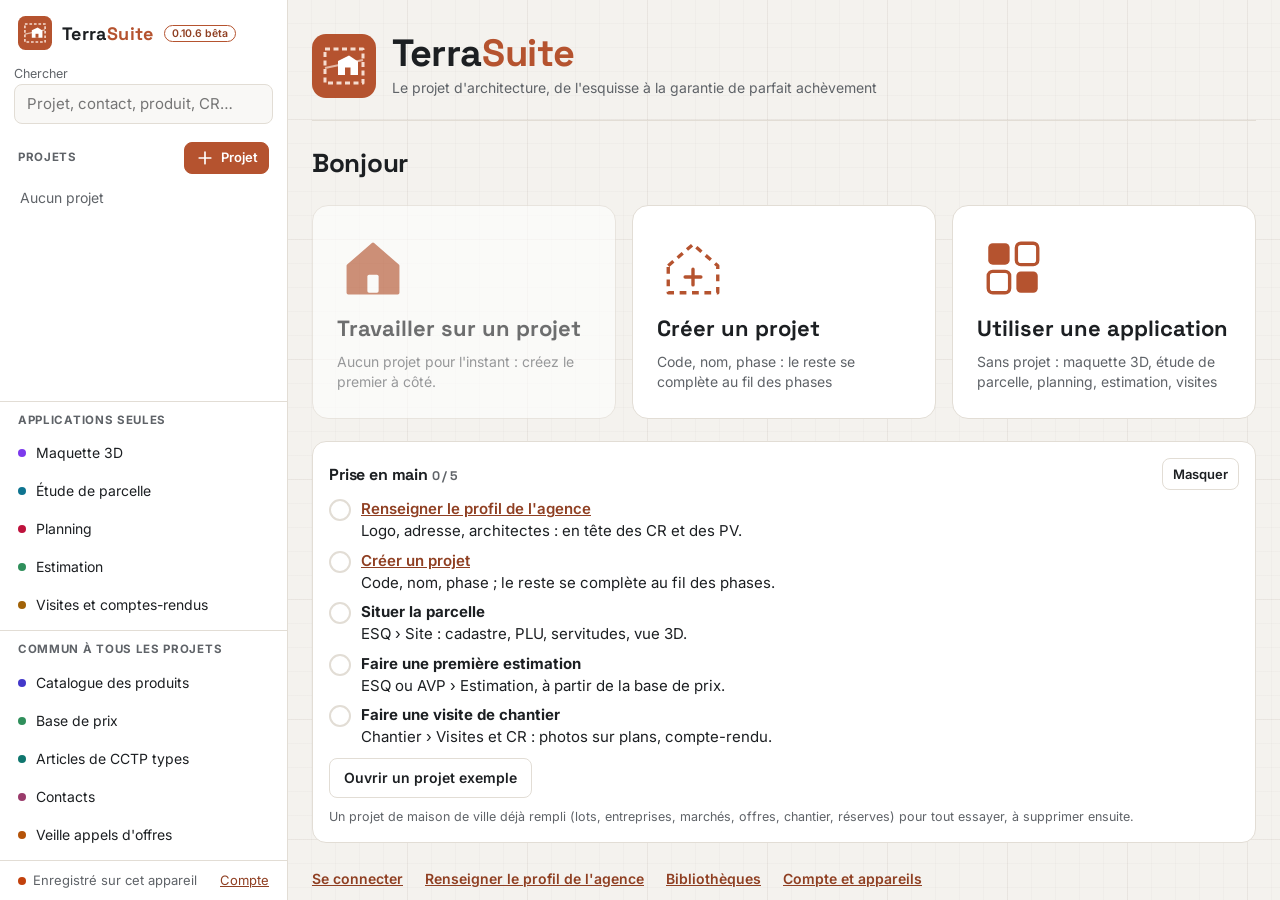
<file: index.html>
<!doctype html>
<html lang="fr">
<head>
<meta charset="utf-8">
<meta name="viewport" content="width=device-width,initial-scale=1,viewport-fit=cover">
<title>TerraSuite</title>
<meta name="description" content="TerraSuite : le projet au centre, de l'esquisse à la garantie de parfait achèvement">
<meta name="theme-color" content="#b5532f">
<link rel="manifest" href="manifest.webmanifest">
<link rel="icon" href="suite/logo-petit.svg" type="image/svg+xml">
<link rel="alternate icon" href="suite/icons/tsv2-favicon-32.png">
<link rel="apple-touch-icon" href="suite/icons/tsv2-apple-180.png">
<meta name="apple-mobile-web-app-capable" content="yes">
<meta name="apple-mobile-web-app-title" content="TerraSuite">
<link rel="preconnect" href="https://fonts.googleapis.com">
<link href="https://fonts.googleapis.com/css2?family=Inter:wght@400;500;600;700&family=Space+Grotesk:wght@500;700&display=swap" rel="stylesheet">
<link rel="stylesheet" href="suite/app.css">
</head>
<body>
<div class="ts" id="ts">
  <aside class="ts-side" id="side" aria-label="Projets et bibliothèques"></aside>
  <main class="ts-main" id="main"></main>
  <nav class="ts-bottom" id="bottom" aria-label="Navigation principale"></nav>
</div>
<script src="TerraChantier/vendor/supabase.js"></script>
<script src="TerraChantier/common.js"></script>
<script src="TerraChantier/db.js"></script>
<script src="TerraChantier/plan.js"></script>
<script src="TerraChantier/carnet.js"></script>
<script src="TerraChantier/projets-api.js"></script>
<script src="TerraChantier/ts-link.js"></script>
<script src="TerraChantier/terrasuite-compte.js"></script>
<script src="TerraChantier/sync.js"></script>
<script src="suite/plu.js"></script>
<script src="suite/secu.js"></script>
<script src="suite/modules.js"></script>
<script src="suite/extras.js"></script>
<script src="suite/app.js"></script>
</body>
</html>
</file>
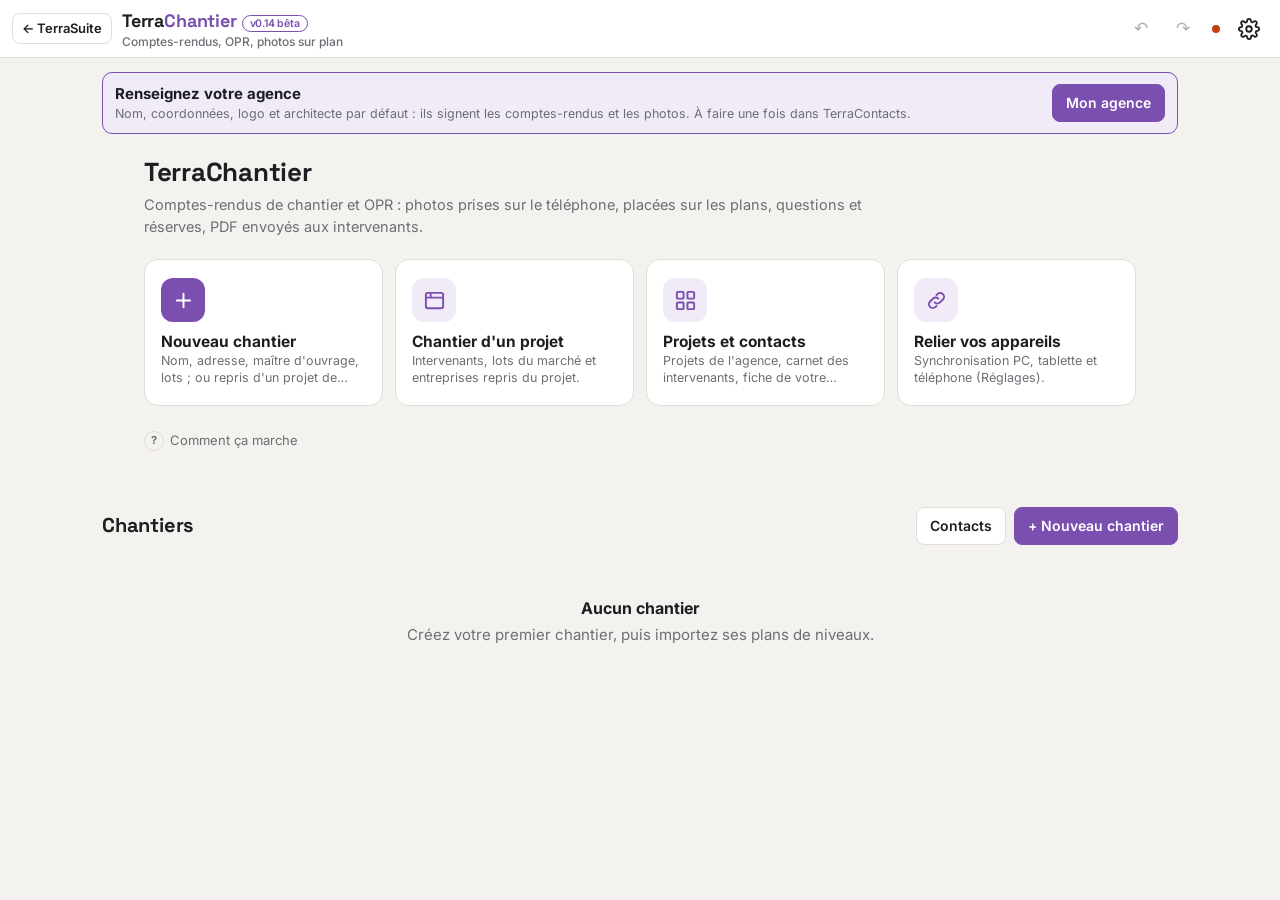
<file: TerraChantier/index.html>
<!doctype html>
<html lang="fr">
<head>
<meta charset="utf-8">
<meta name="viewport" content="width=device-width,initial-scale=1,viewport-fit=cover">
<title>TerraChantier</title>
<meta name="description" content="Comptes-rendus de chantier, OPR et photos localisées sur plan">
<meta name="theme-color" content="#7a4fb0">
<link rel="manifest" href="manifest.webmanifest">
<link rel="icon" href="icons/icon-192.png">
<link rel="apple-touch-icon" href="icons/apple-touch-icon.png">
<meta name="apple-mobile-web-app-capable" content="yes">
<meta name="apple-mobile-web-app-status-bar-style" content="default">
<meta name="apple-mobile-web-app-title" content="TerraChantier">
<link rel="preconnect" href="https://fonts.googleapis.com">
<link href="https://fonts.googleapis.com/css2?family=Inter:wght@400;500;600;700&family=Space+Grotesk:wght@500;700&display=swap" rel="stylesheet">
<link rel="stylesheet" href="style.css">
</head>
<body>
<div id="app"></div>
<input type="file" id="camIn" accept="image/*" capture="environment" hidden>
<input type="file" id="galIn" accept="image/*" multiple hidden>
<input type="file" id="pdfIn" accept=".pdf,application/pdf" hidden>
<input type="file" id="planImgIn" accept="image/*" hidden>
<input type="file" id="jsonIn" accept=".json,application/json" hidden>
<script src="vendor/pdf.min.js"></script>
<script src="vendor/jspdf.umd.min.js"></script>
<script src="vendor/xlsx.full.min.js"></script>
<script src="vendor/supabase.js"></script>
<script src="common.js"></script>
<script src="db.js"></script>
<script src="plan.js"></script>
<script src="export.js"></script>
<script src="camera.js"></script>
<script src="sync.js"></script>
<script src="carnet.js"></script>
<script src="projets-api.js"></script>
<script src="ts-link.js"></script>
<script src="ts-undo.js"></script>
<script src="terrasuite-compte.js"></script>
<script src="ori.js"></script>
<script src="app.js"></script>
</body>
</html>
</file>
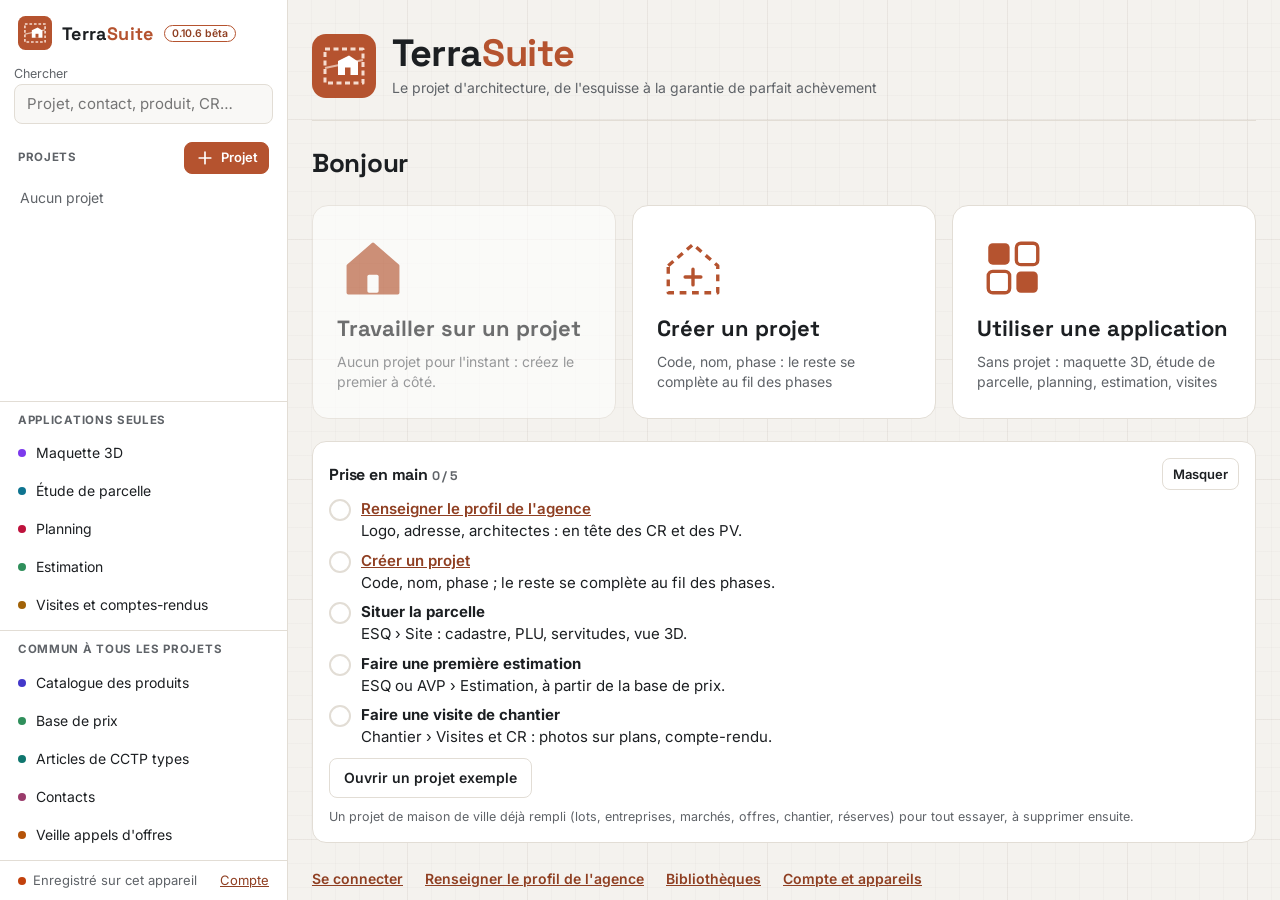
<file: terrasuite.html>
<!doctype html>
<html lang="fr"><head><meta charset="utf-8"><title>TerraSuite</title><meta http-equiv="refresh" content="0; url=./"><script>location.replace('./' + location.hash);</script></head>
<body><p><a href="./">TerraSuite</a></p></body></html>
</file>
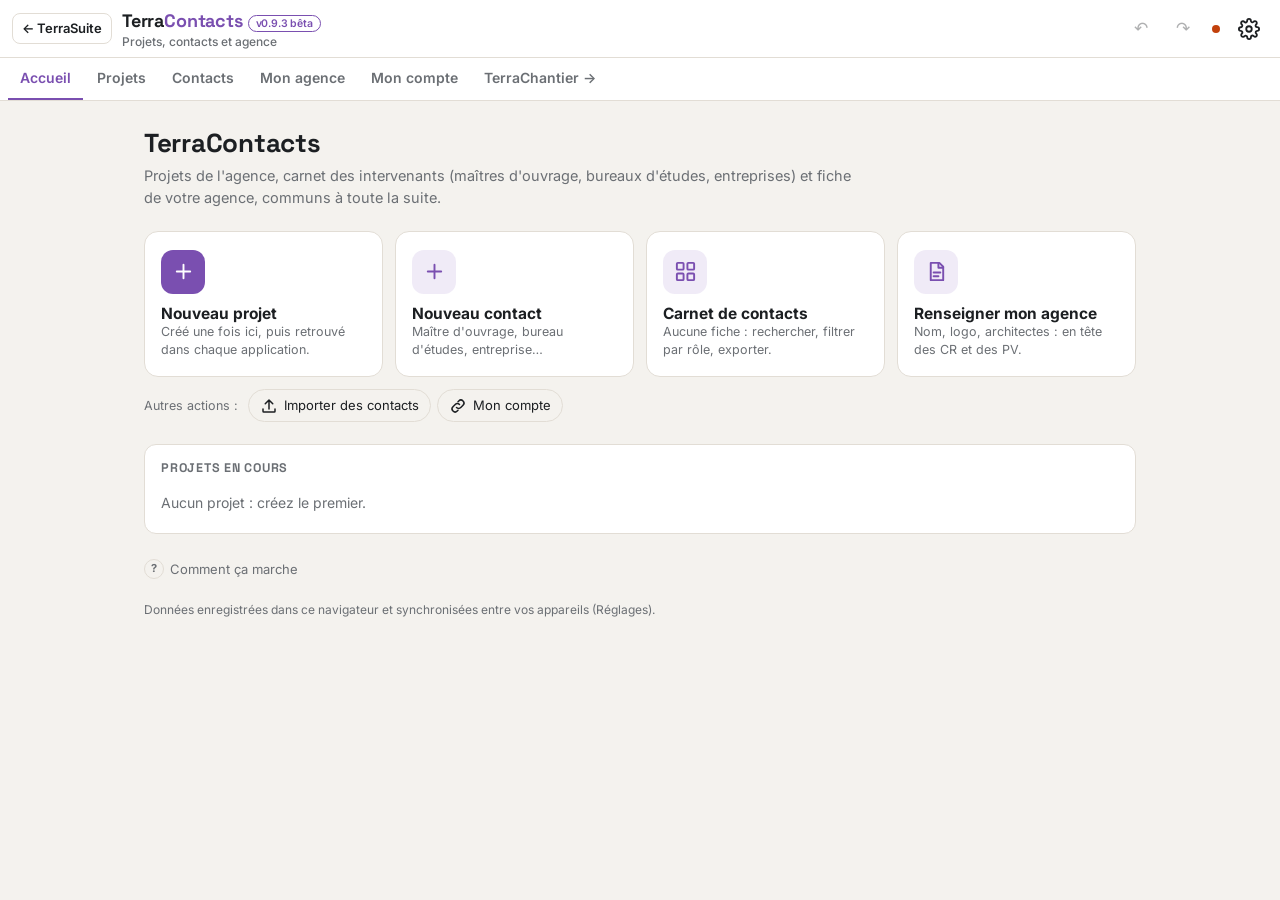
<file: TerraChantier/contacts.html>
<!doctype html>
<html lang="fr">
<head>
<meta charset="utf-8">
<meta name="viewport" content="width=device-width,initial-scale=1,viewport-fit=cover">
<title>TerraContacts · Projets</title>
<meta name="description" content="Projets de l'agence, carnet de contacts de TerraSuite (maîtres d'ouvrage, bureaux d'études, entreprises) et fiche de l'agence">
<meta name="theme-color" content="#7a4fb0">
<link rel="manifest" href="manifest.webmanifest">
<link rel="icon" href="icons/icon-192.png">
<link rel="apple-touch-icon" href="icons/apple-touch-icon.png">
<link rel="preconnect" href="https://fonts.googleapis.com">
<link href="https://fonts.googleapis.com/css2?family=Inter:wght@400;500;600;700&family=Space+Grotesk:wght@500;700&display=swap" rel="stylesheet">
<link rel="stylesheet" href="style.css">
</head>
<body>
<div id="app"></div>
<input type="file" id="impIn" accept=".xlsx,.xls,.csv,.vcf,.json,text/csv,text/vcard,application/json" hidden>
<script src="vendor/xlsx.full.min.js"></script>
<script src="vendor/supabase.js"></script>
<script src="common.js"></script>
<script src="db.js"></script>
<script src="plan.js"></script>
<script src="sync.js"></script>
<script src="carnet.js"></script>
<script src="projets-api.js"></script>
<script src="ts-link.js"></script>
<script src="ts-undo.js"></script>
<script src="terrasuite-compte.js"></script>
<script src="projets.js"></script>
<script src="ori.js"></script>
<script src="contacts-app.js"></script>
</body>
</html>
</file>
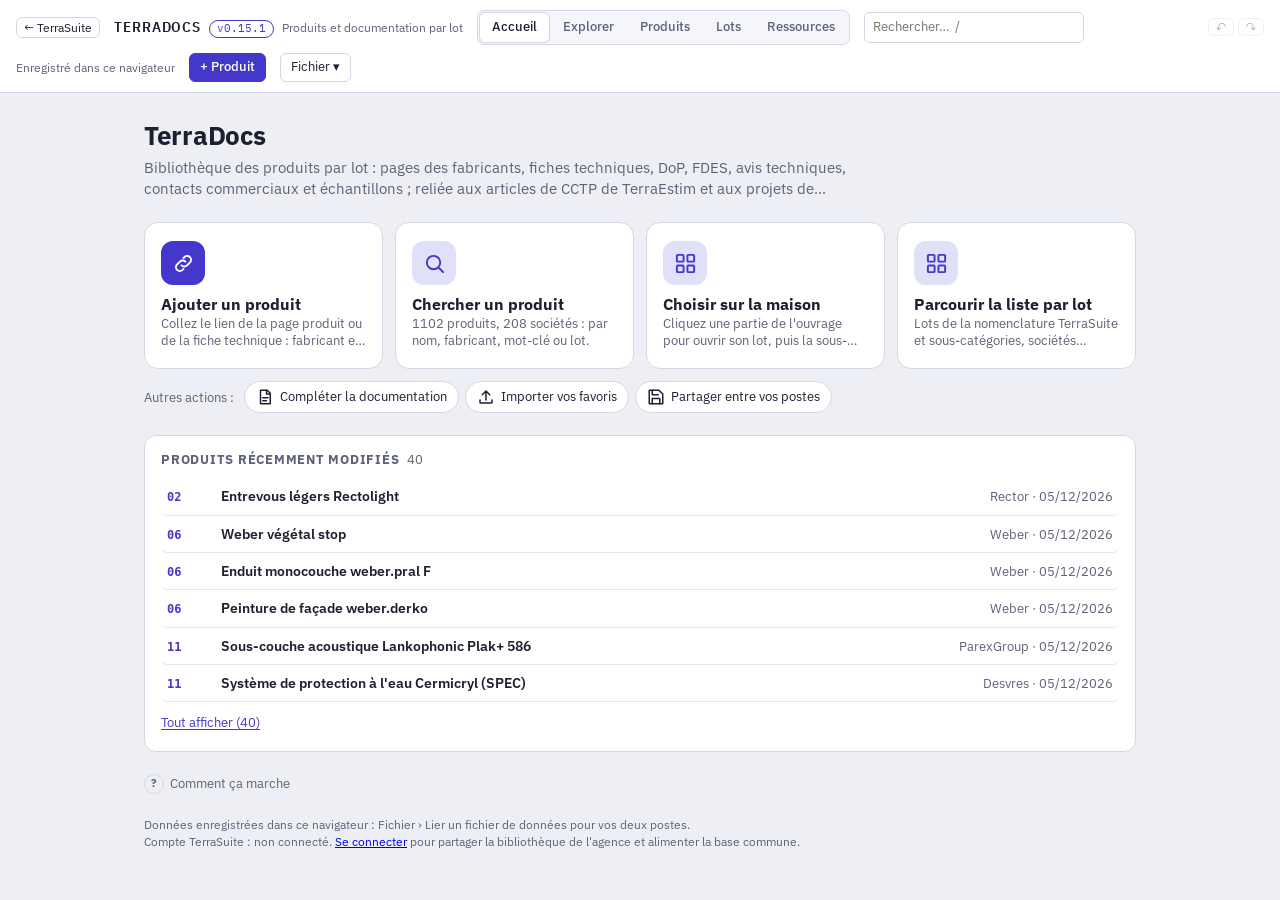
<file: TerraDocs/TerraDocs.html>
<!doctype html>
<html lang="fr">
<head>
<meta charset="utf-8">
<meta name="viewport" content="width=device-width,initial-scale=1">
<title>TerraDocs</title>
<link rel="preconnect" href="https://fonts.googleapis.com">
<link rel="stylesheet" href="https://fonts.googleapis.com/css2?family=IBM+Plex+Mono:wght@400;500&family=IBM+Plex+Sans+Condensed:wght@500;600&family=IBM+Plex+Sans:wght@400;500;600&display=swap">
<style>
/* TerraDocs : bibliothèque de produits et de leur documentation, classés par lot. Lots à gauche, produits au centre, fiche à droite. Accent indigo. */
:root{
  --bg:#EEEFF4; --panel:#FFFFFF; --sunk:#F5F6FA; --ink:#1D2030; --muted:#5E6278; --line:#D5D8E4; --line2:#E6E8F0;
  --accent:#4338CA; --accent-ink:#FFFFFF; --accent-soft:#E0E0F8; --sel:#E9E8FB;
  --warn:#9A5B00; --warn-bg:#FFF4DF; --err:#B3261E; --err-bg:#FCE8E6; --ok:#2E6B3F; --ok-bg:#E3F2E7;
  --f-ui:"IBM Plex Sans","Segoe UI",system-ui,sans-serif;
  --f-cond:"IBM Plex Sans Condensed","Arial Narrow","IBM Plex Sans",sans-serif;
  --f-mono:"IBM Plex Mono",ui-monospace,"Cascadia Mono",monospace;
}
@media (prefers-color-scheme: dark){ :root:not([data-theme="light"]){
  --bg:#13141B; --panel:#1B1D27; --sunk:#171821; --ink:#E3E4EE; --muted:#9A9DB3; --line:#323548; --line2:#272A39;
  --accent:#9C96F5; --accent-ink:#13132A; --accent-soft:#2A2950; --sel:#25243F;
  --warn:#E2B15A; --warn-bg:#2E2512; --err:#F08A80; --err-bg:#3A1C1A; --ok:#7CC48F; --ok-bg:#1B3022; color-scheme:dark }}
:root[data-theme="dark"]{
  --bg:#13141B; --panel:#1B1D27; --sunk:#171821; --ink:#E3E4EE; --muted:#9A9DB3; --line:#323548; --line2:#272A39;
  --accent:#9C96F5; --accent-ink:#13132A; --accent-soft:#2A2950; --sel:#25243F;
  --warn:#E2B15A; --warn-bg:#2E2512; --err:#F08A80; --err-bg:#3A1C1A; --ok:#7CC48F; --ok-bg:#1B3022; color-scheme:dark }
[hidden]{display:none!important}
html,body{height:100%;margin:0}
body{background:var(--bg);color:var(--ink);font-family:var(--f-ui);font-size:13px;line-height:1.45}
*{box-sizing:border-box}
button,input,select,textarea{font:inherit;color:inherit}
#app{display:flex;flex-direction:column;height:100%;min-height:0}
.top{display:flex;flex-wrap:wrap;align-items:center;gap:8px 14px;padding:10px 16px;background:var(--panel);border-bottom:1px solid var(--line)}
.brand{font-family:var(--f-cond);font-weight:600;font-size:15px;letter-spacing:.06em;text-transform:uppercase;display:flex;align-items:baseline;gap:8px;white-space:nowrap}
.brand small{font-family:var(--f-ui);font-weight:400;letter-spacing:0;text-transform:none;color:var(--muted);font-size:12px}
.ver{font-family:var(--f-mono);font-size:11px;color:var(--accent);border:1px solid var(--accent);border-radius:999px;padding:0 7px;letter-spacing:0;text-transform:none;font-weight:400}
.tabs{display:flex;gap:2px;background:var(--sunk);border:1px solid var(--line);border-radius:7px;padding:2px;overflow-x:auto;max-width:100%}
.tabs button{border:0;background:transparent;padding:5px 12px;border-radius:5px;cursor:pointer;color:var(--muted);font-weight:500;white-space:nowrap}
.tabs button[aria-selected="true"]{background:var(--panel);color:var(--ink);box-shadow:0 0 0 1px var(--line)}
.grow{flex:1}
.btn{border:1px solid var(--line);background:var(--panel);border-radius:6px;padding:5px 10px;cursor:pointer;white-space:nowrap;line-height:1.3;color:inherit;text-decoration:none;display:inline-flex;align-items:center;gap:5px}
.btn:hover{border-color:var(--muted)}
.btn.pri{background:var(--accent);border-color:var(--accent);color:var(--accent-ink);font-weight:500}
.btn.sm{padding:2px 7px;font-size:12px}
.btn.on{background:var(--accent-soft);border-color:var(--accent)}
.btn.danger{color:var(--err)}
.btn:disabled{opacity:.45;cursor:default}
:focus-visible{outline:2px solid var(--accent);outline-offset:1px}
input[type=text],input[type=search],input[type=url],input[type=date],select,textarea{background:var(--panel);border:1px solid var(--line);border-radius:5px;padding:5px 8px;min-width:0}
textarea{width:100%;resize:vertical;min-height:60px}
.status{font-size:12px;color:var(--muted);white-space:nowrap;overflow:hidden;text-overflow:ellipsis;max-width:260px}
.status.ok{color:var(--ok)} .status.err{color:var(--err)} .status.warn{color:var(--warn)}
.view{flex:1;min-height:0;display:flex;flex-direction:column}
.hint{font-size:11.5px;color:var(--muted);margin:0}
.mono{font-family:var(--f-mono);font-size:12px}
h2,h3,h4{margin:0}
.lbl{font-size:11px;color:var(--muted);text-transform:uppercase;letter-spacing:.05em;font-weight:600}
.wrap{position:relative}
.menu{position:absolute;top:calc(100% + 4px);right:0;z-index:50;background:var(--panel);border:1px solid var(--line);border-radius:8px;box-shadow:0 8px 24px rgba(0,0,0,.14);padding:4px;width:310px;display:flex;flex-direction:column}
.menu button{border:0;background:transparent;text-align:left;padding:7px 10px;border-radius:5px;cursor:pointer}
.menu button:hover{background:var(--sel)}
.menu button span{display:block;font-size:11.5px;color:var(--muted)}
.menu hr{border:0;border-top:1px solid var(--line2);margin:4px 6px}

.three{flex:1;min-height:0;display:grid;grid-template-columns:270px minmax(0,1fr) minmax(400px,42%)}
.filters{border-right:1px solid var(--line);background:var(--sunk);overflow:auto;padding:12px 14px 30px;display:flex;flex-direction:column;gap:14px}
.fgroup{display:flex;flex-direction:column;gap:5px}
.lots{display:flex;flex-direction:column;gap:1px}
.lots button{display:grid;grid-template-columns:30px minmax(0,1fr) auto;gap:4px;align-items:baseline;border:0;background:transparent;text-align:left;padding:4px 6px;border-radius:5px;cursor:pointer;font-size:12.5px}
.lots button:hover{background:var(--line2)}
.lots button.on{background:var(--accent-soft);font-weight:500}
.lots .c{font-family:var(--f-mono);font-size:11px;color:var(--muted)}
.lots .n{font-family:var(--f-mono);font-size:11px;color:var(--muted)}
.lots .z{opacity:.55}
.checks{display:flex;flex-direction:column;gap:2px}
.checks label{display:flex;align-items:center;gap:6px;font-size:12.5px;cursor:pointer}
.chips{display:flex;flex-wrap:wrap;gap:4px}
.chip{display:inline-flex;align-items:center;gap:3px;border:1px solid var(--line);background:var(--panel);border-radius:999px;padding:1px 9px;font-size:12px;cursor:pointer}
.chip.on{background:var(--accent-soft);border-color:var(--accent)}
.chip.rm{padding:1px 4px 1px 9px;background:var(--accent-soft);border-color:transparent;cursor:default}
.chip.rm button{border:0;background:transparent;cursor:pointer;font-size:14px;line-height:1;padding:0 4px;color:inherit}

.results{overflow:auto;background:var(--panel);min-height:0;display:flex;flex-direction:column}
.rbar{position:sticky;top:0;z-index:5;background:var(--panel);border-bottom:1px solid var(--line);padding:8px 14px;display:flex;flex-wrap:wrap;gap:6px 10px;align-items:center}
.quick{display:flex;gap:6px;flex:1;min-width:260px}
.quick input{flex:1}
.lothead{position:sticky;top:45px;z-index:3;background:var(--sunk);border-bottom:1px solid var(--line2);padding:6px 14px;font-family:var(--f-cond);font-weight:600;font-size:12.5px;letter-spacing:.05em;text-transform:uppercase;display:flex;gap:8px;align-items:baseline}
.lothead .c{font-family:var(--f-mono);font-weight:400;color:var(--muted);letter-spacing:0}
.soushead{position:sticky;top:76px;z-index:2;background:var(--accent-soft);border-bottom:1px solid var(--line2);padding:5px 14px 5px 24px;font-weight:600;font-size:12px;letter-spacing:.02em;display:flex;gap:8px;align-items:baseline}
.soushead .n{margin-left:auto;font-family:var(--f-mono);font-weight:400;color:var(--muted);font-size:11px}
.soushead.none{font-weight:500;font-style:italic;color:var(--muted)}
.fabhead{position:sticky;top:76px;z-index:1;background:var(--panel);border-bottom:1px solid var(--line2);padding:6px 14px 6px 30px;font-weight:600;font-size:13.5px;display:flex;gap:10px;align-items:center}
.fabhead.s2{top:105px}
.lots button.sub{padding-left:40px;grid-template-columns:minmax(0,1fr) auto;font-size:12px}
.fabhead .n{margin-left:auto;font-family:var(--f-mono);font-weight:400;color:var(--muted);font-size:11px}
.flogo{position:relative;flex:none;width:36px;height:36px;border-radius:7px;border:1px solid var(--line);background:#fff;display:inline-grid;place-items:center;overflow:hidden;padding:0;cursor:pointer;font:600 12px/1 var(--f-mono);color:var(--muted);align-self:center}
.flogo img{position:absolute;inset:3px;width:calc(100% - 6px);height:calc(100% - 6px);object-fit:contain}
.flogo:hover{border-color:var(--accent)}
.flogo.lg{width:80px;height:80px;font-size:20px;border-radius:9px;cursor:default}
.fabhead.none{color:var(--muted);font-weight:500;font-style:italic}
.lothead .n{margin-left:auto;font-family:var(--f-mono);font-weight:400;color:var(--muted);letter-spacing:0;font-size:11px}
.rec{display:grid;grid-template-columns:22px minmax(0,1fr) auto;gap:3px 10px;padding:8px 14px;border-bottom:1px solid var(--line2);cursor:pointer;align-items:start}
.rec:hover{background:var(--sunk)}
.rec.sel{background:var(--sel)}
.rec .t{font-weight:500;line-height:1.35;overflow-wrap:anywhere}
.rec .t small{font-weight:400;color:var(--muted)}
.rec .m{grid-column:2/4;font-size:12px;color:var(--muted);display:flex;flex-wrap:wrap;gap:3px 6px;align-items:center}
.rec .go{display:flex;gap:4px}
.star{border:0;background:transparent;cursor:pointer;font-size:16px;line-height:1;padding:0;color:var(--muted)}
.star.on{color:var(--accent)}
.tag{display:inline-block;padding:0 7px;border-radius:9px;font-size:11px;font-weight:500;white-space:nowrap;background:var(--sunk);border:1px solid var(--line);color:var(--muted)}
.tag.acc{background:var(--accent-soft);border-color:transparent;color:var(--ink)}
.tag.warn{background:var(--warn-bg);border-color:transparent;color:var(--warn)}
.tag.err{background:var(--err-bg);border-color:transparent;color:var(--err)}
.tag.ok{background:var(--ok-bg);border-color:transparent;color:var(--ok)}
.docs{display:inline-flex;gap:2px}
.d{font-family:var(--f-mono);font-size:10px;padding:0 4px;border-radius:3px;border:1px solid var(--line);color:var(--muted);opacity:.5;text-decoration:none}
.d.y{opacity:1;background:var(--ok-bg);border-color:transparent;color:var(--ok)}
a.d.y:hover{text-decoration:underline}
.empty{margin:auto;max-width:480px;text-align:center;padding:40px 16px;display:flex;flex-direction:column;gap:10px;align-items:center;color:var(--muted)}
.empty b{color:var(--ink);font-size:15px}

.detail{border-left:1px solid var(--line);background:var(--sunk);overflow:auto;min-height:0;padding:14px 16px 40px;display:flex;flex-direction:column;gap:12px}
.card{background:var(--panel);border:1px solid var(--line);border-radius:8px;padding:12px 14px;display:flex;flex-direction:column;gap:8px;min-width:0}
.card h3{font-family:var(--f-cond);font-weight:600;font-size:12.5px;letter-spacing:.05em;text-transform:uppercase;display:flex;align-items:center;gap:8px}
.card h3 .grow{flex:1}
.grid2{display:grid;grid-template-columns:1fr 1fr;gap:8px}
.fld{display:flex;flex-direction:column;gap:3px;min-width:0}
.fld>label{font-size:11.5px;color:var(--muted)}
.fld.full{grid-column:1/-1}
.dtitle{font-family:var(--f-cond);font-weight:600;font-size:18px;line-height:1.25;border:1px solid transparent;background:transparent;padding:2px 4px;margin:-2px -4px;border-radius:5px;width:100%}
.dtitle:hover,.dtitle:focus{border-color:var(--line);background:var(--panel)}
.lrow{display:grid;grid-template-columns:150px minmax(0,1fr) auto auto;gap:6px;align-items:center}
.lrow .t2{grid-column:2/3}
.lrow input.u{font-family:var(--f-mono);font-size:12px}
.lrows{display:flex;flex-direction:column;gap:8px}
.lblock{display:flex;flex-direction:column;gap:4px;padding-bottom:8px;border-bottom:1px dashed var(--line2)}
.lblock:last-child{border-bottom:0;padding-bottom:0}
.miss{display:flex;flex-wrap:wrap;gap:4px}
.pane{overflow:auto;padding:18px 16px 40px}
.cols{display:grid;grid-template-columns:repeat(auto-fit,minmax(340px,1fr));gap:16px;max-width:1300px}
table.t{border-collapse:separate;border-spacing:0;width:100%;font-size:12.5px}
.t th{text-align:left;font-size:11px;letter-spacing:.04em;text-transform:uppercase;color:var(--muted);font-weight:600;padding:8px 6px 6px;border-bottom:1px solid var(--line);white-space:nowrap}
.t td{padding:4px 6px;border-bottom:1px solid var(--line2);vertical-align:middle}
.t td input{width:100%}
.t .num{text-align:right;font-family:var(--f-mono);font-size:12px;white-space:nowrap}
.res a{color:var(--accent)}
.res dt{font-weight:500;margin-top:8px}
.res dd{margin:2px 0 0;color:var(--muted);font-size:12.5px}
dialog{border:1px solid var(--line);border-radius:10px;background:var(--panel);color:var(--ink);padding:16px 18px;max-width:560px;width:calc(100% - 32px)}
dialog::backdrop{background:rgba(0,0,0,.35)}
dialog h3{font-family:var(--f-cond);font-size:16px;margin-bottom:8px}
dialog .act{display:flex;justify-content:flex-end;gap:8px;margin-top:14px}
#print{display:none}
@media (max-width:1100px){
  .three{grid-template-columns:240px minmax(0,1fr)}
  .three .detail{grid-column:1/3;border-left:0;border-top:1px solid var(--line)}
}
@media (max-width:720px){
  #app{height:auto;min-height:100%}
  .view{flex:none}
  .three{grid-template-columns:1fr}
  .three .detail{grid-column:auto}
  .filters{border-right:0;border-bottom:1px solid var(--line)}
  .lrow{grid-template-columns:1fr auto auto}
  .lrow select{grid-column:1/-1}
  .lrow .t2{grid-column:1/-1}
  .brand small{display:none}
  .grid2{grid-template-columns:1fr}
}
@media print{
  #app{display:none!important}
  #print{display:block;font-family:var(--f-ui);color:#000;font-size:10pt}
  body{background:#fff}
  #print h1{font-family:var(--f-cond);font-size:16pt;margin:0 0 4pt}
  #print h2{font-family:var(--f-cond);font-size:12pt;margin:14pt 0 4pt;border-bottom:1px solid #000;text-transform:uppercase;letter-spacing:.04em;break-after:avoid}
  #print h3{font-size:11pt;margin:9pt 0 3pt;break-after:avoid;text-transform:uppercase;letter-spacing:.03em;color:#333}
  #print h4{font-size:10.5pt;margin:7pt 0 3pt;break-after:avoid;display:flex;gap:6pt;align-items:center}
  #print h4 img{width:24pt;height:24pt;object-fit:contain}
  #print .p{margin:0 0 6pt 8pt;break-inside:avoid}
  #print .p b{font-size:10.5pt}
  #print .u{font-family:var(--f-mono);font-size:8pt;color:#333;overflow-wrap:anywhere}
  #print .s{color:#555;font-size:9pt}
}

/* ---------- explorer : choix du lot sur la maison, puis de la sous-catégorie sur un schéma de détail ---------- */
.ex{flex:1;min-height:0;display:grid;grid-template-columns:minmax(0,1fr) 380px}
.ex-main{display:flex;flex-direction:column;min-height:0;padding:12px 16px 16px;gap:8px}
.ex-crumb{display:flex;align-items:center;gap:6px;flex-wrap:wrap;font-size:13px}
.ex-crumb button{border:0;background:transparent;color:var(--accent);cursor:pointer;padding:2px 4px;border-radius:4px;font-weight:500}
.ex-crumb button:hover{background:var(--accent-soft)}
.ex-crumb .sep{color:var(--muted)}
.ex-crumb b{font-weight:600}
.ex-fig{position:relative;flex:1;min-height:260px;background:var(--panel);border:1px solid var(--line);border-radius:10px;overflow:hidden;display:flex}
.ex-fig svg{width:100%;height:100%;display:block}
.ex-tip{position:absolute;pointer-events:none;background:var(--ink);color:var(--panel);font-size:12px;padding:4px 8px;border-radius:5px;white-space:nowrap;transform:translate(-50%,-130%);z-index:3;box-shadow:0 2px 8px rgba(0,0,0,.2)}
.ex-side{border-left:1px solid var(--line);background:var(--sunk);overflow:auto;padding:12px 14px 30px;display:flex;flex-direction:column;gap:10px}
.ex-side h3{font-size:15px;display:flex;align-items:baseline;gap:8px}
.ex-side h3 .c{font-family:var(--f-mono);font-size:12px;color:var(--accent)}
.ex-list{display:flex;flex-direction:column;gap:1px}
.ex-list button{display:grid;grid-template-columns:30px minmax(0,1fr) auto;gap:8px;align-items:center;text-align:left;border:0;background:transparent;padding:6px 8px;border-radius:6px;cursor:pointer;color:inherit}
.ex-list button:hover,.ex-list button.hl{background:var(--accent-soft)}
.ex-list button.on{background:var(--accent);color:var(--accent-ink)}
.ex-list button.on .n,.ex-list button.on .c{color:var(--accent-ink)}
.ex-list button.z{color:var(--muted)}
.ex-list .c{font-family:var(--f-mono);font-size:11.5px;color:var(--muted)}
.ex-list .k{display:inline-grid;place-items:center;width:20px;height:20px;border-radius:50%;background:var(--accent);color:var(--accent-ink);font-size:11px;font-weight:600}
.ex-list button.on .k{background:var(--accent-ink);color:var(--accent)}
.ex-list .k.no{background:transparent;color:var(--muted);border:1px dashed var(--line)}
.ex-list .n{font-family:var(--f-mono);font-size:11.5px;color:var(--muted)}
.ex-prods{display:flex;flex-direction:column;gap:6px}
.ex-prod{display:grid;grid-template-columns:28px minmax(0,1fr);gap:4px 10px;align-items:center;background:var(--panel);border:1px solid var(--line);border-radius:8px;padding:8px 10px;cursor:pointer;text-align:left;color:inherit}
.ex-prod:hover{border-color:var(--accent)}
.ex-prod .t{font-weight:500;line-height:1.3}
.ex-prod .s{grid-column:2;font-size:12px;color:var(--muted);display:flex;flex-wrap:wrap;gap:4px 8px;align-items:center}
.ex-prod .lg{width:28px;height:28px;border-radius:6px;object-fit:contain;background:#fff;border:1px solid var(--line2);display:grid;place-items:center;font-size:10px;font-weight:600;color:var(--muted)}
.ex-legend{font-size:12px;color:var(--muted);display:flex;gap:12px;flex-wrap:wrap;align-items:center}
@media (max-width:900px){ .ex{display:block;overflow:auto} .ex-fig{flex:none;height:62vw;min-height:0} .ex-side{border-left:0;border-top:1px solid var(--line);overflow:visible} }
.ex-top{display:flex;align-items:center;gap:10px;flex-wrap:wrap}
.ex-search{position:relative;width:min(420px,100%)}
.ex-search input{width:100%}
.ex-sug{position:absolute;top:calc(100% + 4px);left:0;right:0;z-index:20;background:var(--panel);border:1px solid var(--line);border-radius:8px;box-shadow:0 8px 24px rgba(0,0,0,.16);max-height:60vh;overflow:auto;padding:4px}
.ex-sug .g{font-size:10.5px;text-transform:uppercase;letter-spacing:.05em;color:var(--muted);font-weight:600;padding:6px 8px 2px}
.ex-sug button{display:grid;grid-template-columns:minmax(0,1fr) auto;gap:2px 10px;width:100%;text-align:left;border:0;background:transparent;padding:5px 8px;border-radius:5px;cursor:pointer;color:inherit}
.ex-sug button.act,.ex-sug button:hover{background:var(--accent-soft)}
.ex-sug .t{overflow:hidden;text-overflow:ellipsis;white-space:nowrap}
.ex-sug .t mark{background:transparent;color:var(--accent);font-weight:600}
.ex-sug .s{grid-column:1;font-size:11.5px;color:var(--muted);overflow:hidden;text-overflow:ellipsis;white-space:nowrap}
.ex-sug .n{grid-row:1/3;grid-column:2;align-self:center;font-family:var(--f-mono);font-size:11.5px;color:var(--muted)}
.ex-sug .none{padding:8px;color:var(--muted)}
@keyframes exPulse{0%,100%{opacity:1}50%{opacity:.35}}
.sch .hz.match > :not(.hit){filter:drop-shadow(0 0 3px var(--accent));animation:exPulse 1.2s ease-in-out infinite}
.sch.hov .hz.match:not(.hl) > :not(.hit){animation:none}
.sch .pin.match circle{fill:var(--ink)} .sch .pin.match text{fill:var(--panel)}
.ex-list button.match{box-shadow:inset 3px 0 0 var(--accent)}
/* dessin */
.sch{--sk:#4B4F63;font-family:var(--f-ui)}
.sch [class^="c-"],.sch [class*=" c-"]{stroke:var(--sk);stroke-width:.8;stroke-linejoin:round}
.sch .c-none{fill:none} .sch .c-void{fill:var(--panel);stroke:none} .sch .c-void2{fill:#EEF3F7}
.sch .c-earth{fill:#E9E1D3;stroke:none} .sch .c-earth2{fill:#D8CBB3}
.sch .c-con{fill:#C9CBD3} .sch .c-con2{fill:#DADCE3} .sch .c-repair{fill:#8E9BB0}
.sch .c-ins{fill:#F3D46B} .sch .c-ins-t{fill:#F3D46B;fill-opacity:.4}
.sch .c-wood{fill:#D9A86C} .sch .c-glass{fill:#BFE3F2;fill-opacity:.85} .sch .c-glass2{fill:#8FCBE6;fill-opacity:.9} .sch .c-glass-op{fill:#E9EFF3}
.sch .c-tile{fill:#C8664A} .sch .c-tile2{fill:#ECE7DE} .sch .c-green{fill:#8DBF7A} .sch .c-pave{fill:#CDBFA8} .sch .c-asph{fill:#5A5D66}
.sch .c-metal{fill:#A9B0BC} .sch .c-metal2{fill:#C3C8D1} .sch .c-alu{fill:#B8BDC6} .sch .c-frame{fill:#8A8F9C} .sch .c-dark{fill:#3A3D4C}
.sch .c-water{fill:#6FB3E0} .sch .c-soft{fill:#8C7BD6} .sch .c-rubber{fill:#4A4F5E} .sch .c-rubber2{fill:#6A7080}
.sch .c-paint{fill:#E8B4A0} .sch .c-paint2{fill:#CFE0D2} .sch .c-plaster{fill:#F4F3EF} .sch .c-render{fill:#EADFC8}
.sch .c-brick{fill:#B95E3C} .sch .c-red{fill:#D9483B} .sch .c-red2{fill:#E8796E} .sch .c-white{fill:#FBFBFB} .sch .c-light{fill:#FFE27A}
.sch .c-fabric{fill:#7C8DB5} .sch .c-fabric2{fill:#B9C3DC;fill-opacity:.85} .sch .c-work{fill:#6B6E7A} .sch .c-site{fill:#E7C35A}
.sch .c-membrane{fill:#4A4D58} .sch .c-membrane2{fill:#6D93B8} .sch .c-joint{fill:#2F3240} .sch .c-spandrel{fill:#5B7FA6}
.sch .c-acou{fill:#A39582} .sch .c-resin{fill:#F0C45C;fill-opacity:.7} .sch .c-resin2{fill:#E59B3A;fill-opacity:.8} .sch .c-film{fill:#4F7FA8;fill-opacity:.45}
.sch .c-fire{fill:#E7A0A0;fill-opacity:.6} .sch .c-fire-t{fill:#E7A0A0;fill-opacity:.45} .sch .c-fire2{fill:#F08A3C} .sch .c-ok{fill:#2E8B57} .sch .c-glue{fill:#B7B2A6} .sch .c-hatch{fill:#E7D9B8}
.sch .ln{stroke:var(--sk);stroke-width:1;fill:none} .sch .ln2{stroke:var(--sk);stroke-width:1.6;fill:none} .sch .ln-l{stroke:var(--sk);stroke-opacity:.45;stroke-width:.8;fill:none} .sch .ln-w{stroke:#fff;stroke-opacity:.8;stroke-width:1;fill:none}
.sch .beam{stroke:#B5824A;stroke-width:6;fill:none;stroke-linecap:round} .sch .beam2{stroke:#B5824A;stroke-width:3.5;fill:none}
.sch .stair{stroke:#B5824A;stroke-width:4;fill:none;stroke-linejoin:round} .sch .stair2{stroke:var(--sk);stroke-width:2.5;fill:none}
.sch .rail{stroke:#3A3D4C;stroke-width:2.6;fill:none;stroke-linecap:round} .sch .rail2{stroke:#3A3D4C;stroke-width:1.6;fill:none}
.sch .pipe{stroke:#D9483B;stroke-width:3;fill:none} .sch .pipe-c{stroke:#3B82F6;stroke-width:3;fill:none} .sch .pipe-e{stroke:#8A7560;stroke-width:6;fill:none} .sch .pipe2{stroke:#E0A800;stroke-width:2.5;fill:none}
.sch .pipe-h{stroke:#D9483B;stroke-width:2;fill:none;stroke-dasharray:6 3} .sch .duct{stroke:#A9B0BC;stroke-width:9;fill:none} .sch .cable{stroke:#333;stroke-width:3;fill:none} .sch .cable2{stroke:#2E8B57;stroke-width:3;fill:none}
.sch .water{stroke:#6FB3E0;stroke-width:1.6;fill:none} .sch .pvb{stroke:#6D93B8;stroke-width:2.5}
.sch .hit{fill:transparent!important;stroke:transparent!important;stroke-width:14px!important}
.sch .hz{cursor:pointer;outline:none;transition:opacity .15s}
.sch.hov .hz:not(.hl),.sch.hov .pin:not(.hl){opacity:.28}
.sch .hz.hl > :not(.hit),.sch .hz:focus-visible > :not(.hit){filter:drop-shadow(0 0 2.5px var(--accent))}
.sch .hz.on > :not(.hit){filter:drop-shadow(0 0 3px var(--accent))}
.sch .off{opacity:.35;pointer-events:none}
.sch .pin{cursor:pointer}
.sch .pin circle{fill:var(--accent);stroke:var(--panel);stroke-width:2}
.sch .pin text{fill:var(--accent-ink);font-size:11px;font-weight:600;text-anchor:middle;dominant-baseline:central;pointer-events:none;font-family:var(--f-mono)}
.sch .pin.z circle{fill:var(--muted)}
.sch .pin.on circle{fill:var(--ink)} .sch .pin.on text{fill:var(--panel)}
.sch.nopins .pin{display:none}
@media (prefers-color-scheme: dark){ :root:not([data-theme="light"]) .sch{--sk:#C9CBD8} :root:not([data-theme="light"]) .sch .c-earth{fill:#2B2720} :root:not([data-theme="light"]) .sch .c-void2{fill:#232634} :root:not([data-theme="light"]) .sch .c-plaster,:root:not([data-theme="light"]) .sch .c-white,:root:not([data-theme="light"]) .sch .c-tile2{fill:#D9D9D4} }
:root[data-theme="dark"] .sch{--sk:#C9CBD8} :root[data-theme="dark"] .sch .c-earth{fill:#2B2720} :root[data-theme="dark"] .sch .c-void2{fill:#232634}
</style>
</head>
<body>
<div id="app">
  <header class="top">
    <a class="btn sm" id="back" href="../terrasuite.html" title="Page d'accueil TerraSuite">← TerraSuite</a>
    <div class="brand">TerraDocs <span class="ver">v0.15.1</span><small>Produits et documentation par lot</small></div>
    <nav class="tabs" role="tablist">
      <button role="tab" data-tab="accueil" aria-selected="false">Accueil</button>
      <button role="tab" data-tab="explorer" aria-selected="false">Explorer</button>
      <button role="tab" data-tab="produits" aria-selected="true">Produits</button>
      <button role="tab" data-tab="lots" aria-selected="false">Lots</button>
      <button role="tab" data-tab="ressources" aria-selected="false">Ressources</button>
    </nav>
    <input type="search" id="q" placeholder="Rechercher…  /" style="width:220px;max-width:100%">
    <span class="grow"></span>
    <span class="status" id="status"></span>
    <button class="btn pri" id="add">+ Produit</button>
    <div class="wrap">
      <button class="btn" id="fileBtn" aria-haspopup="true">Fichier ▾</button>
      <div class="menu" id="fileMenu" hidden>
        <button data-act="link">Lier un fichier de données…<span>Enregistrement automatique dans un fichier JSON (dossier synchronisé)</span></button>
        <button data-act="open">Ouvrir un fichier de données…<span>Remplace la bibliothèque affichée</span></button>
        <hr>
        <button data-act="exportJson">Exporter en JSON<span>Sauvegarde complète, format d'échange TerraSuite</span></button>
        <button data-act="exportCsv">Exporter en CSV (Excel)<span>Un produit par ligne, liens en fin de ligne</span></button>
        <button data-act="print">Imprimer la liste par lot<span>Liste des produits filtrés avec leurs liens (annexe CCTP, DOE)</span></button>
        <hr>
        <button data-act="importBm">Importer des favoris du navigateur…<span>Fichier HTML exporté par Chrome, Edge ou Firefox ; dossiers rapprochés des lots</span></button>
        <button data-act="importCsv">Importer un CSV…<span>Colonnes : lot, sous-catégorie, nom, fabricant, référence, statut, mots-clés, liens</span></button>
        <button data-act="importJson">Fusionner un JSON TerraDocs…<span>Ajoute les produits absents</span></button>
        <hr>
        <button data-act="examples">Ajouter des fabricants d'exemple<span>Quelques sites de fabricants courants, à compléter</span></button>
      </div>
    </div>
  </header>

  <section class="view" id="v-accueil" hidden style="overflow:auto"></section>

  <section class="view" id="v-explorer" hidden>
    <div class="ex">
      <div class="ex-main">
        <div class="ex-top"><div class="ex-crumb" id="exCrumb"></div><span class="grow"></span>
          <div class="ex-search"><input type="search" id="exQ" placeholder="Chercher un ouvrage, un fabricant, un produit…" autocomplete="off" role="combobox" aria-expanded="false" aria-controls="exSug" aria-autocomplete="list"><div class="ex-sug" id="exSug" role="listbox" hidden></div></div></div>
        <div class="ex-fig" id="exFig"></div>
        <div class="ex-legend"><label><input type="checkbox" id="exPins" checked> Numéros sur le schéma</label><span>Survolez une partie pour voir son lot, cliquez pour l'ouvrir. Clavier : Tab puis Entrée, Échap pour revenir.</span></div>
      </div>
      <aside class="ex-side" id="exSide"></aside>
    </div>
  </section>

  <section class="view" id="v-produits">
    <div class="three">
      <aside class="filters" id="filters"></aside>
      <div class="results">
        <div class="rbar">
          <div class="quick">
            <input type="url" id="quickUrl" placeholder="Coller un lien (page produit, fiche technique, FDES…) pour créer une fiche">
            <button class="btn" id="quickGo">Créer</button>
          </div>
          <span class="hint" id="count"></span>
        </div>
        <div id="list"></div>
      </div>
      <aside class="detail" id="detail"></aside>
    </div>
  </section>

  <section class="view" id="v-lots" hidden>
    <div class="pane">
      <div class="cols">
        <div class="card">
          <h3>Lots <span class="grow"></span><button class="btn sm" id="lotAdd">+ Lot</button><button class="btn sm" id="lotReset">Liste type</button></h3>
          <p class="hint">Codes, intitulés et sous-catégories librement modifiables (renommer une sous-catégorie à la même place renomme celle des produits). Supprimer un lot déplace ses produits dans « À classer ». La liste type reprend le découpage courant par corps d'état.</p>
          <table class="t"><thead><tr><th style="width:70px">Code</th><th>Intitulé · sous-catégories (séparées par des virgules)</th><th class="num">Produits</th><th></th></tr></thead><tbody id="lotRows"></tbody></table>
        </div>
        <div class="card">
          <h3>Types de documents</h3>
          <p class="hint">Chaque lien d'une fiche porte un type. Les cinq types marqués ★ forment le contrôle de complétude affiché sur chaque produit (pastilles FT, DoP, FDES, FDS, AT).</p>
          <table class="t"><tbody id="typeRows"></tbody></table>
        </div>
      </div>
    </div>
  </section>

  <section class="view" id="v-ressources" hidden>
    <div class="pane">
      <div class="cols">
        <div class="card res">
          <h3>Où trouver les documents</h3>
          <dl style="margin:0">
            <dt><a href="https://www.base-inies.fr" target="_blank" rel="noopener">Base INIES</a></dt>
            <dd>FDES (produits) et PEP (équipements) : données environnementales selon NF EN 15804+A2, utilisées pour la RE2020.</dd>
            <dt><a href="https://evaluation.cstb.fr" target="_blank" rel="noopener">CSTB Évaluation</a></dt>
            <dd>Avis techniques, DTA, ATEx, certificats QB / CSTBat.</dd>
            <dt><a href="https://www.acermi.com" target="_blank" rel="noopener">ACERMI</a></dt>
            <dd>Certificats des isolants thermiques.</dd>
            <dt><a href="https://www.marque-nf.com" target="_blank" rel="noopener">Marque NF (AFNOR Certification)</a></dt>
            <dd>Produits certifiés NF.</dd>
            <dt><a href="https://echa.europa.eu/fr/" target="_blank" rel="noopener">ECHA</a></dt>
            <dd>Substances chimiques (REACH), utile pour vérifier une FDS.</dd>
          </dl>
        </div>
        <div class="card res">
          <h3>Repères normatifs</h3>
          <dl style="margin:0">
            <dt>DoP et marquage CE</dt><dd>Règlement Produits de construction (UE) 305/2011, remplacé progressivement par le règlement (UE) 2024/3110 (passeport numérique des produits).</dd>
            <dt>FDES</dt><dd>NF EN 15804+A2 et complément national NF EN 15804/CN.</dd>
            <dt>FDS</dt><dd>Règlement REACH (CE) 1907/2006, article 31 et annexe II.</dd>
            <dt>Données produits structurées</dt><dd>NF EN ISO 23386 et 23387 (modèles de données, suite de la XP P07-150 « PPBIM »).</dd>
            <dt>Classement des ouvrages</dt><dd>ISO 12006-2 (cadre), Uniclass 2015 (table Pr, produits), OmniClass et MasterFormat (Amérique du Nord). En France, découpage usuel par lots ou corps d'état, sans norme imposée.</dd>
            <dt>Nommage des documents</dt><dd>NF EN ISO 19650 (gestion de l'information BIM).</dd>
          </dl>
        </div>
      </div>
    </div>
  </section>
</div>

<div id="print"></div>

<dialog id="dlg"><h3 id="dlgT"></h3><div id="dlgB"></div><div class="act" id="dlgA"></div></dialog>
<input type="file" id="fileIn" hidden>

<script src="../TerraChantier/projets-api.js" onerror="this.remove()"></script>
<script src="../TerraChantier/ts-link.js" onerror="this.remove()"></script>
<script src="../TerraChantier/ts-undo.js" onerror="this.remove()"></script>
<style>.ts-embed #homeLink,.ts-embed #back,.ts-embed .suite-btn{display:none!important}</style>
<script src="../TerraChantier/terrasuite-compte.js" onerror="this.remove()"></script>
<script src="TerraDocs-donnees.js" onerror="this.remove()"></script>
<script src="TerraDocs-schemas.js" onerror="this.remove()"></script>
<script>
'use strict';
/* ---------- constantes ---------- */
const VERSION = '0.10';
const KEY = 'terradocs.v1';
/* sous-catégories proposées par défaut (modifiables dans l'onglet Lots) */
const SOUS_TYPE = {
  '06':['Murs-rideaux, verrières','Bardages','Enduits, ravalement','Isolation thermique par l\'extérieur'],
  '07':['Acier','Aluminium','Bois','Mixtes bois-aluminium','PVC','Occultations'],
  '08':['Portes et cloisons acier','Portes coupe-feu, coupe-fumée','Garde-corps, escaliers, passerelles','Grilles, clôtures, portails'],
  '10':['Portes intérieures','Placards, rangements','Habillages, agencements']
};
const LOTS_TYPE = [
  ['00','Prescriptions communes, installations de chantier'],['01','Démolition, désamiantage, curage'],['02','Gros œuvre, maçonnerie'],
  ['03','Charpente, ossature bois'],['04','Couverture, zinguerie'],['05','Étanchéité'],['06','Façades, ravalement, bardage, ITE'],
  ['07','Menuiseries extérieures, occultations'],['08','Serrurerie, métallerie'],['09','Plâtrerie, cloisons, doublages, faux plafonds'],
  ['10','Menuiseries intérieures, agencement'],['11','Revêtements de sols durs, faïence'],['12','Revêtements de sols souples'],
  ['13','Peinture, revêtements muraux'],['14','Plomberie, sanitaires'],['15','Chauffage, ventilation, climatisation'],
  ['16','Électricité courants forts et faibles'],['17','Ascenseurs, appareils élévateurs'],['18','VRD'],['19','Espaces verts, paysage'],
  ['20','Mobilier, équipements, signalétique'],['99','À classer']
];
const TYPES = [
  {id:'site',nom:'Page produit',ab:'Web'},
  {id:'ft',nom:'Fiche technique',ab:'FT',cle:1},
  {id:'dop',nom:'DoP (déclaration des performances)',ab:'DoP',cle:1},
  {id:'fdes',nom:'FDES / PEP (environnement)',ab:'FDES',cle:1},
  {id:'fds',nom:'FDS (fiche de données de sécurité)',ab:'FDS',cle:1},
  {id:'at',nom:'Avis technique, DTA, ATEx',ab:'AT',cle:1},
  {id:'pv',nom:"PV d'essai, classement feu, acoustique",ab:'PV'},
  {id:'cert',nom:'Certificat (NF, ACERMI, QB, CSTBat…)',ab:'Cert'},
  {id:'pose',nom:'Notice de pose, entretien',ab:'Pose'},
  {id:'bim',nom:'Objet BIM, CAO',ab:'BIM'},
  {id:'cat',nom:'Catalogue, nuancier, échantillons',ab:'Cat'},
  {id:'prix',nom:'Tarif, devis',ab:'Prix'},
  {id:'autre',nom:'Autre',ab:'Autre'}
];
const TYPE = Object.fromEntries(TYPES.map(t=>[t.id,t]));
const CLES = TYPES.filter(t=>t.cle);
const STATUTS = [
  {id:'ref',nom:'Référencé',cls:''},
  {id:'prescrit',nom:'Prescrit',cls:'ok'},
  {id:'etude',nom:'À étudier',cls:'warn'},
  {id:'eviter',nom:'À éviter',cls:'err'}
];
const STATUT = Object.fromEntries(STATUTS.map(s=>[s.id,s]));

/* ---------- utilitaires ---------- */
const $ = s => document.querySelector(s);
const esc = s => String(s ?? '').replace(/[&<>"']/g, c => ({'&':'&amp;','<':'&lt;','>':'&gt;','"':'&quot;',"'":'&#39;'}[c]));
const uid = () => Date.now().toString(36) + Math.random().toString(36).slice(2,7);
const today = () => new Date().toISOString().slice(0,10);
const frDate = d => d ? d.split('-').reverse().join('/') : '';
const norm = s => String(s||'').toLowerCase().normalize('NFD').replace(/[̀-ͯ]/g,'').replace(/œ/g,'oe');
const parseTags = s => [...new Set(String(s||'').split(/[,;]/).map(x=>x.trim()).filter(Boolean))];
function domainOf(u){ try{ return new URL(u).hostname.replace(/^www\d?\./,''); }catch{ return ''; } }
function guessMaker(u){
  const d = domainOf(u); if(!d) return '';
  const parts = d.split('.'); let core = parts.length>2 ? parts[parts.length-2] : parts[0];
  if(['co','com','gouv','org'].includes(core) && parts.length>2) core = parts[parts.length-3];
  return core.charAt(0).toUpperCase() + core.slice(1);
}
function guessType(u, titre, isFirst){
  const s = norm(u + ' ' + (titre||''));
  if(/inies|fdes|\bpep\b|environnement/.test(s)) return 'fdes';
  if(/\bfds\b|securite|safety|sds/.test(s)) return 'fds';
  if(/\bdop\b|declaration.?(des|de).?performance|declaration-of-performance/.test(s)) return 'dop';
  if(/avis.?technique|\bdta\b|\batex\b|evaluation\.cstb/.test(s)) return 'at';
  if(/acermi|certificat|marque-nf|cstbat/.test(s)) return 'cert';
  if(/\bpv\b|proces.?verbal|classement.?feu|reaction.?au.?feu/.test(s)) return 'pv';
  if(/bimobject|polantis|\.rvt|\.rfa|\.dwg|\.ifc|bim/.test(s)) return 'bim';
  if(/notice|pose|installation|mise.?en.?oeuvre|entretien/.test(s)) return 'pose';
  if(/fiche.?technique|technical|datasheet|\bft\b/.test(s)) return 'ft';
  if(/catalogue|nuancier|brochure/.test(s)) return 'cat';
  if(/tarif|prix/.test(s)) return 'prix';
  if(/\.pdf(\?|$)/.test(s)) return 'ft';
  return isFirst ? 'site' : 'autre';
}

/* ---------- données ---------- */
let D = null;
function blank(){
  return { app:'TerraDocs', format:1, lots: LOTS_TYPE.map(([code,nom])=>({id:uid(),code,nom})), produits:[] };
}
function load(){
  try{ const s = localStorage.getItem(KEY); if(s){ D = JSON.parse(s); } }catch{}
  if(!D || !Array.isArray(D.lots)) D = blank();
  fixup();
}
function fixup(){
  D.produits = (D.produits||[]).map(p=>({id:p.id||uid(), lot:p.lot||'', nom:p.nom||'', fabricant:p.fabricant||'', reference:p.reference||'',
    statut:p.statut||'ref', fav:!!p.fav, tags:Array.isArray(p.tags)?p.tags:parseTags(p.tags), liens:(p.liens||[]).map(l=>({type:l.type||'autre',url:l.url||'',titre:l.titre||''})),
    sous:p.sous||'', perf:p.perf||'', projets:p.projets||'', notes:p.notes||'', verifie:p.verifie||'', cree:p.cree||today(), maj:p.maj||today()}));
  D.lots.forEach(l=>{ l.sous = Array.isArray(l.sous) ? l.sous.filter(Boolean) : []; if(!D.sousInit && !l.sous.length && SOUS_TYPE[l.code]) l.sous = [...SOUS_TYPE[l.code]]; }); D.sousInit = 1;
  D.societes = D.societes && typeof D.societes==='object' && !Array.isArray(D.societes) ? D.societes : {};
  const l00 = lotByCode('00'); if(l00 && l00.nom==='Prescriptions communes') l00.nom = 'Prescriptions communes, installations de chantier';
  nomenclature();
  if(!lotByCode('99')) D.lots.push({id:uid(),code:'99',nom:'À classer'});
  const ids = new Set(D.lots.map(l=>l.id));
  D.produits.forEach(p=>{ if(!ids.has(p.lot)) p.lot = lotByCode('99').id; });
}
/* nomenclature TerraSuite des lots (commune à TerraEstim, TerraContacts, TerraPlanning) : intitulés d'origine mis à jour,
   anciens lots 21 Signalétique et 22 Isolation repris dans les lots 20 et 09 (sous-catégories « Signalétique » et « Isolants ») */
const NOMEN_RENOM = { '10':['Menuiseries intérieures','Menuiseries intérieures, agencement'], '17':['Ascenseurs','Ascenseurs, appareils élévateurs'], '20':['Mobilier, agencement','Mobilier, équipements, signalétique'] };
function nomenclature(){
  for(const [c,[a,b]] of Object.entries(NOMEN_RENOM)){ const l = lotByCode(c); if(l && l.nom===a) l.nom = b; }
  for(const [from,to,sous] of [['21','20','Signalétique'],['22','09','Isolants']]){
    const lf = lotByCode(from); if(!lf) continue;
    let lt = lotByCode(to); if(!lt){ lt = {id:uid(),code:to,nom:(LOTS_TYPE.find(x=>x[0]===to)||[to,to])[1],sous:[]}; D.lots.push(lt); }
    lt.sous = [...new Set([...(lt.sous||[]), sous, ...(lf.sous||[])])];
    D.produits.forEach(p=>{ if(p.lot===lf.id){ p.lot = lt.id; if(!p.sous) p.sous = sous; } });
    D.lots = D.lots.filter(l=>l!==lf);
  }
  D.nomenclature = 'ts1';
}
const lotById = id => D.lots.find(l=>l.id===id);
const lotByCode = c => D.lots.find(l=>l.code===c);
const sortedLots = () => [...D.lots].sort((a,b)=>a.code.localeCompare(b.code,'fr',{numeric:true}));

let saveT = null, fileHandle = null;
/* annulation (ts-undo.js) : état de la bibliothèque au dernier enregistrement ; données reçues ou rechargées : nouveau point de départ */
let undoLast = null;
const undoBase = () => { undoLast = JSON.stringify(D); };
function save(){
  { const a = JSON.stringify(D); if(undoLast!=null && typeof TSUndo!=='undefined') TSUndo.record([{s:'docs',id:'D',before:undoLast,after:a}],'bibliothèque'); undoLast = a; }
  try{ localStorage.setItem(KEY, JSON.stringify(D)); }catch(e){ setStatus('Enregistrement local impossible : '+e.message,'err'); }
  docsPush();
  clearTimeout(saveT); saveT = setTimeout(writeFile, 800);
}
async function writeFile(){
  if(!fileHandle){ setStatus(D.produits.length ? ((typeof TSLink !== 'undefined' && TSLink.embedded) ? 'Enregistré' : 'Enregistré dans ce navigateur') : '', ''); return; }
  try{
    const w = await fileHandle.createWritable(); await w.write(JSON.stringify(D,null,1)); await w.close();
    setStatus('Enregistré dans ' + fileHandle.name + ' à ' + new Date().toLocaleTimeString('fr-FR',{hour:'2-digit',minute:'2-digit'}),'ok');
  }catch(e){ setStatus('Fichier non enregistré ('+e.message+'), copie gardée dans le navigateur','err'); }
}
function setStatus(t,c){ const s=$('#status'); s.textContent=t; s.className='status '+(c||''); s.title=t; }

/* fichier lié : poignée gardée dans IndexedDB */
function idb(){ return new Promise((ok,ko)=>{ const r=indexedDB.open('terradocs',1); r.onupgradeneeded=()=>r.result.createObjectStore('kv'); r.onsuccess=()=>ok(r.result); r.onerror=()=>ko(r.error); }); }
async function kvSet(k,v){ try{ const db=await idb(); db.transaction('kv','readwrite').objectStore('kv').put(v,k); }catch{} }
async function kvGet(k){ try{ const db=await idb(); return await new Promise(ok=>{ const r=db.transaction('kv').objectStore('kv').get(k); r.onsuccess=()=>ok(r.result); r.onerror=()=>ok(null); }); }catch{ return null; } }
const fsOk = () => 'showSaveFilePicker' in window;
async function linkFile(){
  if(!fsOk()){ alertDlg('Navigateur non compatible','Le lien direct à un fichier demande Chrome ou Edge. Utilisez Fichier › Exporter en JSON pour sauvegarder, et Ouvrir pour recharger.'); return; }
  try{
    const h = await window.showSaveFilePicker({suggestedName:'TerraDocs-donnees.json', types:[{description:'Données TerraDocs',accept:{'application/json':['.json']}}]});
    fileHandle = h; await kvSet('handle',h); await writeFile();
  }catch(e){ if(e.name!=='AbortError') setStatus(e.message,'err'); }
}
async function openFile(){
  if(fsOk()){
    try{
      const [h] = await window.showOpenFilePicker({types:[{description:'Données TerraDocs',accept:{'application/json':['.json']}}]});
      const data = JSON.parse(await (await h.getFile()).text());
      if(!data || !Array.isArray(data.produits)) throw new Error('fichier non reconnu');
      D = data; fixup(); fileHandle = h; await kvSet('handle',h);
      try{ localStorage.setItem(KEY, JSON.stringify(D)); }catch{}
      applySeed(); undoBase();
      sel = null; renderAll(); setStatus('Ouvert : '+h.name+' ('+D.produits.length+' produits)','ok');
    }catch(e){ if(e.name!=='AbortError') alertDlg('Ouverture impossible', e.message); }
  } else pickFile('.json', txt=>{ const data=JSON.parse(txt); if(!Array.isArray(data.produits)) throw new Error('fichier non reconnu'); D=data; fixup(); save(); sel=null; renderAll(); });
}
async function resumeFile(){
  const h = await kvGet('handle'); if(!h || !h.queryPermission) return;
  const p = await h.queryPermission({mode:'readwrite'});
  if(p==='granted'){ await reloadFrom(h); return; }
  setStatus('','');
  const s = $('#status'); s.innerHTML = '';
  const b = document.createElement('button'); b.className='btn sm on'; b.textContent='Reprendre '+h.name;
  b.title='Relit le fichier de données lié et y enregistre les modifications';
  b.onclick = async()=>{ if(await h.requestPermission({mode:'readwrite'})==='granted'){ await reloadFrom(h); } };
  s.appendChild(b);
}
async function reloadFrom(h){
  try{
    const data = JSON.parse(await (await h.getFile()).text());
    if(Array.isArray(data.produits)){ D = data; fixup(); try{ localStorage.setItem(KEY, JSON.stringify(D)); }catch{} }
    fileHandle = h; const msg = applySeed(); undoBase(); renderAll(); setStatus(msg || 'Lié à '+h.name,'ok');
  }catch(e){ setStatus('Fichier lié illisible : '+e.message,'err'); }
}

/* ---------- état d'affichage ---------- */
let tab = 'produits', sel = null;
const F = { lot:null, sous:null, statuts:new Set(), manque:null, tags:new Set(), fav:false, q:'', projet:'' };
/* projets de l'agence (registre commun TerraSuite) : un produit est rattaché à un projet par son code dans le champ « Projets » */
let PROJ = [];
const projTokens = p => String(p.projets||'').split(/[,;\n]+/).map(x=>norm(x.trim())).filter(Boolean);
const inProj = (p, pr) => { const t = projTokens(p); return t.includes(norm(pr.code||'')) || (pr.nom && t.includes(norm(pr.nom))); };
const projKey = pr => pr.code || pr.nom || '';

function filtered(){
  const words = norm(F.q).split(/\s+/).filter(Boolean);
  return D.produits.filter(p=>{
    if(F.lot && p.lot!==F.lot) return false;
    if(F.lot && F.sous!=null && sousOf(p)!==F.sous) return false;
    if(F.statuts.size && !F.statuts.has(p.statut)) return false;
    if(F.fav && !p.fav) return false;
    if(F.projet){ const pr = PROJ.find(x=>x.id===F.projet); if(pr && !inProj(p, pr)) return false; }
    if(F.manque && p.liens.some(l=>l.type===F.manque && l.url)) return false;
    for(const t of F.tags) if(!p.tags.includes(t)) return false;
    if(words.length){
      const lot = lotById(p.lot);
      const hay = norm([p.nom,p.fabricant,p.reference,p.sous,p.tags.join(' '),p.perf,p.projets,p.notes,lot?lot.nom:'',p.liens.map(l=>l.titre+' '+l.url).join(' ')].join(' '));
      if(!words.every(w=>hay.includes(w))) return false;
    }
    return true;
  });
}

/* ---------- rendu ---------- */
function renderAll(){ renderFilters(); renderList(); renderDetail(); if(tab==='lots') renderLots(); if(tab==='explorer') renderExplorer(); }
/* sélecteur de projet et boutons de projet de la fiche (délégation : les zones sont redessinées séparément) */
document.addEventListener('change', e => { if(e.target.id==='fProj'){ F.projet = e.target.value; renderAll(); } });
document.addEventListener('click', e => { const b = e.target.closest('[data-pj]'); if(!b) return; const p = D.produits.find(x=>x.id===sel), pr = PROJ.find(x=>x.id===b.dataset.pj); if(!p || !pr) return;
  const key = projKey(pr), toks = String(p.projets||'').split(/[,;]+/).map(x=>x.trim()).filter(Boolean);
  p.projets = (inProj(p, pr) ? toks.filter(x=>norm(x)!==norm(pr.code||'') && norm(x)!==norm(pr.nom||'')) : [...toks, key]).join(', '); p.maj = today(); save(); renderAll(); });
async function loadProj(){
  if(typeof TSP === 'undefined' || !(await TSP.ok())) return;
  const upd = async () => { const L = await TSP.all(); if(JSON.stringify(L)!==JSON.stringify(PROJ)){ PROJ = L; renderAll(); if(tab==='accueil') renderHomeDocs(); } };
  await upd(); TSP.onChange(upd);
  const pid = TSP.fromHash(); if(pid && PROJ.some(x=>x.id===pid)){ F.projet = pid; F.lot = null; F.sous = null; history.replaceState(null,'',location.pathname); goTabDocs('produits'); renderAll(); }
}

function renderFilters(){
  const cnt = {}; D.produits.forEach(p=>cnt[p.lot]=(cnt[p.lot]||0)+1);
  const allTags = {}; D.produits.forEach(p=>p.tags.forEach(t=>allTags[t]=(allTags[t]||0)+1));
  const tags = Object.entries(allTags).sort((a,b)=>b[1]-a[1]||a[0].localeCompare(b[0],'fr')).slice(0,40);
  $('#filters').innerHTML = `
    <div class="fgroup"><span class="lbl">Lots</span>
      <div class="lots">
        <button data-lot="" class="${!F.lot?'on':''}"><span class="c">·</span><span>Tous les lots</span><span class="n">${D.produits.length}</span></button>
        ${sortedLots().map(l=>`<button data-lot="${l.id}" class="${F.lot===l.id&&F.sous==null?'on':''} ${cnt[l.id]?'':'z'}"><span class="c">${esc(l.code)}</span><span>${esc(l.nom)}</span><span class="n">${cnt[l.id]||''}</span></button>${F.lot===l.id?sousList(l).map(s=>{ const n = D.produits.filter(p=>p.lot===l.id&&sousOf(p)===s).length; return `<button class="sub ${F.sous===s?'on':''} ${n?'':'z'}" data-sous="${esc(s)}"><span>${esc(s||'Autres')}</span><span class="n">${n||''}</span></button>`; }).join(''):''}`).join('')}
      </div></div>
    <div class="fgroup"><span class="lbl">Statut</span>
      <div class="checks">
        <label><input type="checkbox" id="fFav" ${F.fav?'checked':''}> ★ Favoris</label>
        ${STATUTS.map(s=>`<label><input type="checkbox" data-st="${s.id}" ${F.statuts.has(s.id)?'checked':''}> ${s.nom}</label>`).join('')}
      </div></div>
    ${PROJ.length?`<div class="fgroup"><span class="lbl">Projet</span><select id="fProj"><option value="">(tous les produits)</option>${PROJ.map(pr=>`<option value="${esc(pr.id)}" ${F.projet===pr.id?'selected':''}>${esc(TSP.label(pr))} (${D.produits.filter(p=>inProj(p,pr)).length})</option>`).join('')}</select>${F.projet?`<a class="hint" href="${esc(TSP.hub(F.projet))}" target="terrachantier">Fiche du projet ↗</a>`:''}</div>`:''}
    <div class="fgroup"><span class="lbl">Document manquant</span>
      <select id="fManque"><option value="">(aucun filtre)</option>${TYPES.filter(t=>t.id!=='autre').map(t=>`<option value="${t.id}" ${F.manque===t.id?'selected':''}>Sans ${esc(t.nom)}</option>`).join('')}</select>
    </div>
    ${tags.length?`<div class="fgroup"><span class="lbl">Mots-clés</span><div class="chips">${tags.map(([t,n])=>`<span class="chip ${F.tags.has(t)?'on':''}" data-tag="${esc(t)}">${esc(t)} <span class="mono" style="font-size:10px;color:var(--muted)">${n}</span></span>`).join('')}</div></div>`:''}
    ${(F.lot||F.statuts.size||F.manque||F.tags.size||F.fav||F.q||F.projet)?'<button class="btn sm" id="fClear">Effacer les filtres</button>':''}
  `;
}

function docBadges(p, links){
  return `<span class="docs">${CLES.map(t=>{ const l=p.liens.find(x=>x.type===t.id&&x.url);
    return l && links ? `<a class="d y" href="${esc(l.url)}" target="_blank" rel="noopener" title="${esc(t.nom)}" onclick="event.stopPropagation()">${t.ab}</a>` : `<span class="d ${l?'y':''}" title="${esc(t.nom)}${l?'':' : absent'}">${t.ab}</span>`; }).join('')}</span>`;
}

/* classement par société (fabricant) dans chaque lot : sociétés par ordre alphabétique, produits sans société à la fin */
const fabKey = p => norm((p.fabricant||'').trim());
/* logos des sociétés : image importée, sinon icône du site de la société (domaine indiqué, ou le plus fréquent de ses pages produits) ; à défaut, initiales */
const NOT_MAKER = /(^|\.)(bimobject|google|base-inies|inies|archiexpo|batiproduits|youtube|docucenter\.[a-z.]+|cstb|afnor|marque-nf)\./;
function fabDomain(k){
  const s = D.societes[k]; if(s && s.site) return domainOf(/^https?:/.test(s.site)?s.site:'https://'+s.site);
  const n = {}; D.produits.filter(p=>fabKey(p)===k).forEach(p=>p.liens.filter(l=>l.type==='site'&&l.url).forEach(l=>{ const d=domainOf(l.url); if(d && !NOT_MAKER.test(d+'.')) n[d]=(n[d]||0)+1; }));
  return Object.entries(n).sort((a,b)=>b[1]-a[1])[0]?.[0] || '';
}
function fabLogoSrc(k){ const s = D.societes[k]; if(s && s.logo) return s.logo; const d = fabDomain(k); return d ? 'https://www.google.com/s2/favicons?domain='+encodeURIComponent(d)+'&sz=128' : ''; }
const initials = n => (n||'?').replace(/[^\p{L}\p{N} ]/gu,' ').trim().split(/\s+/).slice(0,2).map(w=>w[0]).join('').toUpperCase() || '?';
function fabLogo(nom, cls=''){ const k = norm((nom||'').trim()), src = k ? fabLogoSrc(k) : '';
  return `<span class="flogo ${cls}" ${cls?'':`data-logo="${esc(nom)}" role="button" tabindex="0" title="${esc(nom)} : cliquer pour le logo et les contacts"`}>${esc(initials(nom))}${src?`<img src="${esc(src)}" alt="" loading="lazy" onerror="this.remove()">`:''}</span>`; }
/* fiche société : logo, contact commercial, service de commande d'échantillons (gardés dans D.societes, donc dans les exports JSON) */
const CTC = {
  commercial:[['nom','Nom','Prénom Nom'],['fonction','Fonction, secteur','ex. prescripteur Île-de-France'],['tel','Téléphone','06 00 00 00 00'],['mail','E-mail','prenom.nom@societe.fr']],
  echantillons:[['nom','Service','ex. service échantillons'],['tel','Téléphone',''],['mail','E-mail',''],['url','Page de commande en ligne','https://…']]
};
const hasCtc = c => !!(c && Object.values(c).some(v=>v));
function ctcLines(c, html=true){
  if(!hasCtc(c)) return '';
  const t = c.tel ? (html?`<a href="tel:${esc(c.tel.replace(/[^\d+]/g,''))}">${esc(c.tel)}</a>`:c.tel) : '';
  const m = c.mail ? (html?`<a href="mailto:${esc(c.mail)}">${esc(c.mail)}</a>`:c.mail) : '';
  const u = c.url ? (html?`<a href="${esc(/^https?:/.test(c.url)?c.url:'https://'+c.url)}" target="_blank" rel="noopener">${esc(domainOf(/^https?:/.test(c.url)?c.url:'https://'+c.url)||c.url)}</a>`:c.url) : '';
  return [[c.nom, c.fonction].filter(Boolean).map(x=>html?esc(x):x).join(', '), t, m, u].filter(Boolean).join(' · ');
}
function societeDlg(nom){
  const k = norm(nom.trim()), s = D.societes[k] || {};
  const flds = (grp, c) => CTC[grp].map(([f,lab,ph])=>`<div class="fld"><label>${lab}</label><input type="${f==='url'?'url':'text'}" ${f==='mail'?'inputmode="email"':f==='tel'?'inputmode="tel"':''} data-c="${grp}.${f}" value="${esc((c||{})[f]||'')}" placeholder="${esc(ph)}"></div>`).join('');
  const read = () => { const o = {...(D.societes[k]||{})};
    const v = $('#lgSite').value.trim(); if(v) o.site = v; else delete o.site; const dv = $('#lgDocs').value.trim(); if(dv) o.docs = dv; else delete o.docs;
    Object.keys(CTC).forEach(g=>{ const c = {}; document.querySelectorAll(`#dlgB [data-c^="${g}."]`).forEach(i=>{ const x=i.value.trim(); if(x) c[i.dataset.c.split('.')[1]] = x; }); if(hasCtc(c)) o[g] = c; else delete o[g]; });
    const n = $('#ctNotes').value.trim(); if(n) o.notes = n; else delete o.notes;
    D.societes[k] = o; };
  const done = msg => { save(); renderList(); renderDetail(); if(msg) setStatus(msg,'ok'); };
  openDlg('Société · '+nom, `<div style="display:flex;gap:14px;align-items:center;margin-bottom:10px">${fabLogo(nom,'lg')}<p class="hint" style="margin:0">Logo affiché à côté du nom de la société, dans la liste et à l'impression. Par défaut, l'icône du site de la société (connexion nécessaire), sinon ses initiales.</p></div>
    <div class="grid2" style="margin-bottom:10px"><div class="fld"><label>Site de la société (logo automatique)</label><input type="text" id="lgSite" value="${esc(s.site||fabDomain(k))}" placeholder="jansen.com"></div>
    <div class="fld"><label>Page de documentation (fiches, DoP, FDES)</label><input type="url" id="lgDocs" value="${esc(s.docs||'')}" placeholder="https://…/telechargements"></div></div>
    <h4 style="margin:4px 0 6px">Contact commercial</h4><div class="grid2">${flds('commercial', s.commercial)}</div>
    <h4 style="margin:12px 0 6px">Commande d'échantillons</h4><div class="grid2">${flds('echantillons', s.echantillons)}</div>
    <div class="fld" style="margin-top:10px"><label>Notes (agence, conditions, délais…)</label><textarea id="ctNotes" rows="2">${esc(s.notes||'')}</textarea></div>`,
    [['Importer une image…','',()=>{ read(); save(); pickImage(url=>{ D.societes[k] = {...(D.societes[k]||{}), logo:url}; done('Logo de '+nom+' enregistré'); }); }],
     ...(s.logo?[['Retirer l\'image importée','',()=>{ read(); delete D.societes[k].logo; done(); }]]:[]),
     ['Annuler',''],
     ['Enregistrer','pri',()=>{ read(); done('Société '+nom+' enregistrée'); }]]);
}
/* carte « Société » de la fiche produit */
function societeCard(p){
  const nom = (p.fabricant||'').trim(); if(!nom) return '';
  const s = D.societes[norm(nom)] || {}, c = ctcLines(s.commercial), e = ctcLines(s.echantillons);
  return `<div class="card"><h3 style="display:flex;gap:10px;align-items:center">${fabLogo(nom)}<span>${esc(nom)}</span><span class="grow"></span><button class="btn sm" data-logo="${esc(nom)}">Modifier</button></h3>
    ${c?`<div class="fld"><label>Contact commercial</label><span>${c}</span></div>`:''}
    ${e?`<div class="fld"><label>Commande d'échantillons</label><span>${e}</span></div>`:''}
    ${s.notes?`<div class="fld"><label>Notes</label><span style="white-space:pre-wrap">${esc(s.notes)}</span></div>`:''}
    ${c||e?'':'<p class="hint" style="margin:0">Aucun contact enregistré. « Modifier » pour saisir le contact commercial et le service de commande d\'échantillons.</p>'}</div>`;
}
/* image importée réduite à 128 px (PNG) pour rester légère dans la bibliothèque */
function pickImage(cb){
  const i = $('#fileIn'); i.accept = 'image/*'; i.value = '';
  i.onchange = ()=>{ const f = i.files[0]; if(!f) return; const fr = new FileReader();
    fr.onload = ()=>{ const im = new Image(); im.onload = ()=>{ const r = Math.min(1, 128/Math.max(im.width, im.height)), c = document.createElement('canvas'); c.width = Math.max(1, Math.round(im.width*r)); c.height = Math.max(1, Math.round(im.height*r)); c.getContext('2d').drawImage(im, 0, 0, c.width, c.height); cb(c.toDataURL('image/png')); }; im.onerror = ()=>alertDlg('Image illisible', 'Choisissez un fichier PNG, JPEG, SVG ou WebP.'); im.src = fr.result; };
    fr.readAsDataURL(f); };
  i.click();
}
/* sous-catégorie d'un produit : une de celles de son lot, sinon '' (« Autres ») */
const sousOf = p => { const l = lotById(p.lot); return l && p.sous && l.sous.includes(p.sous) ? p.sous : ''; };
const sousList = l => [...l.sous, ...(D.produits.some(p=>p.lot===l.id && !sousOf(p)) || !l.sous.length ? [''] : [])];
function bySous(l, ps){
  if(!l || !l.sous.length) return [{nom:null, ps}];
  return [...l.sous, ''].map(s=>({nom:s, ps:ps.filter(p=>sousOf(p)===s)})).filter(g=>g.ps.length);
}
function byFab(ps){
  const m = new Map();
  ps.forEach(p=>{ const k = fabKey(p); if(!m.has(k)) m.set(k,{nom:(p.fabricant||'').trim(), ps:[]}); m.get(k).ps.push(p); });
  return [...m.entries()].sort((a,b)=>(a[0]===''?1:0)-(b[0]===''?1:0) || a[1].nom.localeCompare(b[1].nom,'fr',{sensitivity:'base'})).map(([k,g])=>({nom:g.nom, ps:g.ps.sort((a,b)=>(b.fav-a.fav) || a.nom.localeCompare(b.nom,'fr'))}));
}
function renderList(){
  const rows = filtered();
  $('#count').textContent = rows.length + ' produit' + (rows.length>1?'s':'') + (rows.length!==D.produits.length ? ' sur ' + D.produits.length : '');
  if(!D.produits.length){
    $('#list').innerHTML = `<div class="empty"><b>Bibliothèque vide</b><span>Collez un lien ci-dessus, créez une fiche avec « + Produit », ou importez vos favoris du navigateur (Fichier › Importer des favoris).</span><span class="hint">Pour retrouver la bibliothèque sur vos deux postes : Fichier › Lier un fichier de données, dans le dossier TerraDocs synchronisé.</span></div>`;
    return;
  }
  if(!rows.length){ $('#list').innerHTML = `<div class="empty"><b>Aucun produit</b><span>Aucun produit ne répond aux filtres.</span></div>`; return; }
  const groups = new Map(); sortedLots().forEach(l=>groups.set(l.id,[]));
  rows.forEach(p=>{ if(!groups.has(p.lot)) groups.set(p.lot,[]); groups.get(p.lot).push(p); });
  let h = '';
  for(const [lid, ps] of groups){
    if(!ps.length) continue;
    const l = lotById(lid);
    h += `<div class="lothead"><span class="c">${esc(l?l.code:'')}</span>${esc(l?l.nom:'')}<span class="n">${ps.length}</span></div>`;
    for(const sg of bySous(l, ps)){
    if(sg.nom!==null) h += `<div class="soushead${sg.nom?'':' none'}">${esc(sg.nom||'Autres')}<span class="n">${sg.ps.length}</span></div>`;
    for(const g of byFab(sg.ps)){
    h += `<div class="fabhead${g.nom?'':' none'}${sg.nom!==null?' s2':''}">${g.nom?fabLogo(g.nom):''}${esc(g.nom||'Sans société')}<span class="n">${g.ps.length}</span></div>`;
    h += g.ps.map(p=>{
      const st = STATUT[p.statut]||STATUT.ref;
      const site = p.liens.find(x=>x.url);
      return `<div class="rec ${sel===p.id?'sel':''}" data-id="${p.id}">
        <button class="star ${p.fav?'on':''}" data-fav="${p.id}" title="Favori">${p.fav?'★':'☆'}</button>
        <div class="t">${esc(p.nom||'(sans nom)')}${p.reference?` <small class="mono">${esc(p.reference)}</small>`:''}</div>
        <div class="go">${site?`<a class="btn sm" href="${esc(site.url)}" target="_blank" rel="noopener" title="${esc(site.url)}" onclick="event.stopPropagation()">↗</a>`:''}</div>
        <div class="m">${docBadges(p,true)}${p.statut!=='ref'?`<span class="tag ${st.cls}">${st.nom}</span>`:''}${p.tags.slice(0,5).map(t=>`<span class="tag">${esc(t)}</span>`).join('')}${p.liens.length?`<span class="mono" style="font-size:11px">${p.liens.length} lien${p.liens.length>1?'s':''}</span>`:''}</div>
      </div>`;
    }).join('');
    }
    }
  }
  $('#list').innerHTML = h;
}

function renderDetail(){
  const p = D.produits.find(x=>x.id===sel);
  const el = $('#detail');
  if(!p){
    const n = D.produits.length, comp = D.produits.filter(p=>CLES.every(t=>p.liens.some(l=>l.type===t.id&&l.url))).length;
    el.innerHTML = `<div class="card detail-empty"><h3>Aucun produit sélectionné</h3>
      <p class="muted" style="margin:0">Choisissez un produit dans la liste pour voir ses documents, ou ajoutez-en un avec « + Produit ».</p>
      ${n?`<p class="hint">${n} produit${n>1?'s':''}, dont ${comp} avec les cinq documents clés (FT, DoP, FDES, FDS, AT).</p>`:''}</div>`;
    return;
  }
  const lotOpts = sortedLots().map(l=>`<option value="${l.id}" ${l.id===p.lot?'selected':''}>${esc(l.code)} · ${esc(l.nom)}</option>`).join('');
  const missing = CLES.filter(t=>!p.liens.some(l=>l.type===t.id&&l.url));
  el.innerHTML = `
    <div class="card">
      <div style="display:flex;gap:8px;align-items:flex-start">
        <button class="star ${p.fav?'on':''}" data-fav="${p.id}" style="font-size:20px;margin-top:2px">${p.fav?'★':'☆'}</button>
        <input class="dtitle" data-f="nom" value="${esc(p.nom)}" placeholder="Nom du produit">
      </div>
      <div class="grid2">
        <div class="fld"><label>Fabricant</label><input type="text" data-f="fabricant" value="${esc(p.fabricant)}" list="dlFab"></div>
        <div class="fld"><label>Référence, gamme</label><input type="text" data-f="reference" value="${esc(p.reference)}"></div>
        <div class="fld"><label>Lot</label><select data-f="lot">${lotOpts}</select></div>
        <div class="fld"><label>Sous-catégorie</label><select data-f="sous"><option value="">${(lotById(p.lot)||{sous:[]}).sous.length?'(autres)':'(aucune pour ce lot)'}</option>${((lotById(p.lot)||{}).sous||[]).map(s=>`<option ${s===sousOf(p)?'selected':''}>${esc(s)}</option>`).join('')}</select></div>
        <div class="fld"><label>Statut</label><select data-f="statut">${STATUTS.map(s=>`<option value="${s.id}" ${s.id===p.statut?'selected':''}>${s.nom}</option>`).join('')}</select></div>
        <div class="fld full"><label>Mots-clés (séparés par des virgules)</label><input type="text" data-f="tags" value="${esc(p.tags.join(', '))}" placeholder="ex. plaque hydro, BA13, acoustique"></div>
      </div>
      <datalist id="dlFab">${[...new Set(D.produits.map(x=>x.fabricant).filter(Boolean))].sort().map(f=>`<option value="${esc(f)}">`).join('')}</datalist>
    </div>
    ${societeCard(p)}
    <div class="card">
      <h3>Documents et liens <span class="grow"></span>${docBadges(p,true)}</h3>
      <div class="lrows" id="lrows">${p.liens.map((l,i)=>`
        <div class="lblock" data-i="${i}">
          <div class="lrow">
            <select data-l="type">${TYPES.map(t=>`<option value="${t.id}" ${t.id===l.type?'selected':''}>${esc(t.nom)}</option>`).join('')}</select>
            <input type="url" class="u" data-l="url" value="${esc(l.url)}" placeholder="https://…">
            ${l.url?`<a class="btn sm" href="${esc(l.url)}" target="_blank" rel="noopener" title="Ouvrir">↗</a>`:'<span></span>'}
            <button class="btn sm danger" data-ldel="${i}" title="Retirer ce lien">×</button>
          </div>
          <div class="lrow"><span class="hint" style="text-align:right">${esc(domainOf(l.url))}</span><input type="text" class="t2" data-l="titre" value="${esc(l.titre)}" placeholder="Titre ou précision (version, date, n° d'avis…)"></div>
        </div>`).join('')}
      </div>
      <div style="display:flex;gap:6px;flex-wrap:wrap;align-items:center">
        <button class="btn sm" id="lAdd">+ Lien</button>
        ${missing.length?`<span class="hint">Manque :</span><span class="miss">${missing.map(t=>`<button class="btn sm" data-ladd="${t.id}" title="Ajouter un lien ${esc(t.nom)}">+ ${t.ab}</button>`).join('')}</span>`:'<span class="tag ok">Documents clés complets</span>'}
      </div>
      ${p.fabricant?(()=>{ const k = norm(p.fabricant.trim()), dom = fabDomain(k), so = D.societes[k]||{};
        const docs = so.docs ? (/^https?:/.test(so.docs)?so.docs:'https://'+so.docs) : '';
        const miss = id => !p.liens.some(l=>l.type===id&&l.url);
        if(!dom && !docs && !miss('fdes')) return '';
        return `<div style="display:flex;gap:6px;flex-wrap:wrap;align-items:center"><span class="hint">Chez le fabricant :</span>
        ${docs?`<a class="btn sm" target="_blank" rel="noopener" href="${esc(docs)}" title="Page de documentation de ${esc(p.fabricant)}">Documentation</a>`:''}
        ${dom?`<a class="btn sm" target="_blank" rel="noopener" href="https://${esc(dom)}">${esc(dom)}</a>`:''}
        ${miss('fdes')?`<a class="btn sm" target="_blank" rel="noopener" href="https://www.base-inies.fr/iniesV4/dist/consultation.html?rechercheTexte=${encodeURIComponent(p.reference||p.nom||p.fabricant)}" title="Base officielle des FDES et PEP">FDES sur INIES</a>`:''}
      </div>`; })():''}
    </div>
    <div class="card">
      <h3>Caractéristiques et usage</h3>
      <div class="fld"><label>Performances (feu, acoustique, thermique, dimensions…)</label><textarea data-f="perf" rows="3" placeholder="ex. A2-s1,d0 ; Rw 42 dB ; λ 0,032">${esc(p.perf)}</textarea></div>
      <div class="fld"><label>Projets où il est prescrit ou posé</label><input type="text" data-f="projets" value="${esc(p.projets)}" placeholder="ex. CTN, NGT">${PROJ.length?`<div class="row" style="display:flex;gap:4px;flex-wrap:wrap;margin-top:4px">${PROJ.filter(pr=>pr.statut!=='archive').map(pr=>`<button class="btn sm${inProj(p,pr)?' on':''}" data-pj="${esc(pr.id)}" title="${esc(TSP.label(pr))}">${inProj(p,pr)?'✓ ':'+ '}${esc(projKey(pr))}</button>`).join('')}</div>`:''}</div>
      <div class="fld"><label>Notes (retour de chantier, prix constaté…)</label><textarea data-f="notes" rows="4">${esc(p.notes)}</textarea></div>
      <div class="grid2">
        <div class="fld"><label>Documentation vérifiée le</label><div style="display:flex;gap:6px"><input type="date" data-f="verifie" value="${esc(p.verifie)}" style="flex:1"><button class="btn sm" id="vNow">Aujourd'hui</button></div></div>
        <div class="fld"><label>Fiche</label><span class="hint" style="padding-top:6px">créée le ${frDate(p.cree)}, modifiée le ${frDate(p.maj)}</span></div>
      </div>
    </div>
    ${cctpCard(p)}
    <div style="display:flex;gap:6px;flex-wrap:wrap">
      <button class="btn" id="pDup">Dupliquer</button>
      <button class="btn" id="pOpenAll" ${p.liens.some(l=>l.url)?'':'disabled'}>Ouvrir tous les liens</button>
      <span class="grow"></span>
      <button class="btn danger" id="pDel">Supprimer</button>
    </div>`;
}

function renderLots(){
  const cnt = {}; D.produits.forEach(p=>cnt[p.lot]=(cnt[p.lot]||0)+1);
  $('#lotRows').innerHTML = sortedLots().map(l=>`<tr data-lid="${l.id}">
    <td><input type="text" data-lf="code" value="${esc(l.code)}" class="mono"></td>
    <td><input type="text" data-lf="nom" value="${esc(l.nom)}"><input type="text" data-ls="1" value="${esc(l.sous.join(', '))}" placeholder="Sous-catégories : acier, bois, aluminium…" style="margin-top:4px;font-size:12px"></td>
    <td class="num">${cnt[l.id]||''}</td>
    <td>${l.code==='99'?'':`<button class="btn sm danger" data-lotdel="${l.id}" title="Supprimer le lot">×</button>`}</td></tr>`).join('');
  $('#typeRows').innerHTML = TYPES.map(t=>`<tr><td class="mono" style="width:60px">${t.ab}</td><td>${esc(t.nom)}</td><td>${t.cle?'★':''}</td></tr>`).join('');
}

/* ---------- actions ---------- */
function touch(p){ p.maj = today(); save(); }
function newProduct(init={}){
  const lot = init.lot || F.lot || lotByCode('99').id;
  const p = {id:uid(), lot, nom:'', fabricant:'', reference:'', statut:'ref', fav:false, tags:[], liens:[], perf:'', projets:'', notes:'', verifie:'', cree:today(), maj:today(), ...init};
  D.produits.push(p); sel = p.id; save(); renderAll();
  setTimeout(()=>{ const i=$('#detail .dtitle'); if(i){ i.focus(); i.select(); } },0);
  return p;
}
function quickCreate(){
  const u = $('#quickUrl').value.trim(); if(!u) return;
  let url = u; if(!/^https?:\/\//i.test(url)) url = 'https://' + url;
  const existing = D.produits.find(p=>p.liens.some(l=>l.url===url));
  if(existing){ sel = existing.id; renderList(); renderDetail(); setStatus('Ce lien figure déjà dans « '+(existing.nom||'(sans nom)')+' »','warn'); $('#quickUrl').value=''; return; }
  let nom = '';
  try{ const path = new URL(url).pathname.split('/').filter(Boolean).pop()||''; nom = decodeURIComponent(path).replace(/\.(html?|php|aspx?|pdf)$/i,'').replace(/[-_]+/g,' ').trim(); nom = nom.charAt(0).toUpperCase()+nom.slice(1); }catch{}
  if(/^\d+$/.test(nom)) nom = '';
  newProduct({nom, fabricant:guessMaker(url), liens:[{type:guessType(url,'',true), url, titre:''}]});
  $('#quickUrl').value = '';
}
function del(p){
  confirmDlg('Supprimer le produit', `Supprimer « ${esc(p.nom||'(sans nom)')} » et ses ${p.liens.length} lien(s) ?`, 'Supprimer', ()=>{
    D.produits = D.produits.filter(x=>x!==p); sel = null; save(); renderAll();
  });
}

/* ---------- import / export ---------- */
function download(name, text, type){
  const a = document.createElement('a'); a.href = URL.createObjectURL(new Blob([text],{type})); a.download = name; a.click();
  setTimeout(()=>URL.revokeObjectURL(a.href), 2000);
}
function pickFile(accept, cb){
  const i = $('#fileIn'); i.accept = accept; i.value = '';
  i.onchange = async()=>{ const f=i.files[0]; if(!f) return; try{ cb(await f.text(), f.name); }catch(e){ alertDlg('Import impossible', esc(e.message)); } };
  i.click();
}
const csvCell = v => { v = String(v??''); return /[";\n\r]/.test(v) ? '"'+v.replace(/"/g,'""')+'"' : v; };
function exportCsv(){
  const head = ['Code lot','Lot','Sous-catégorie','Nom','Fabricant','Référence','Statut','Favori','Mots-clés','Performances','Projets','Notes','Vérifié le', ...TYPES.map(t=>t.nom)];
  const lines = [head.map(csvCell).join(';')];
  for(const p of filtered()){
    const l = lotById(p.lot)||{};
    const byType = TYPES.map(t=>p.liens.filter(x=>x.type===t.id&&x.url).map(x=>x.url).join(' '));
    lines.push([l.code,l.nom,sousOf(p),p.nom,p.fabricant,p.reference,(STATUT[p.statut]||{}).nom,p.fav?'oui':'',p.tags.join(', '),p.perf,p.projets,p.notes,frDate(p.verifie),...byType].map(csvCell).join(';'));
  }
  download('TerraDocs '+today()+'.csv', '﻿'+lines.join('\r\n'), 'text/csv;charset=utf-8');
}
function parseCsv(txt){
  txt = txt.replace(/^﻿/,'');
  const sep = (txt.split('\n')[0].match(/;/g)||[]).length >= (txt.split('\n')[0].match(/,/g)||[]).length ? ';' : ',';
  const rows=[]; let row=[], cell='', q=false;
  for(let i=0;i<txt.length;i++){
    const c = txt[i];
    if(q){ if(c==='"'){ if(txt[i+1]==='"'){cell+='"';i++;} else q=false; } else cell+=c; }
    else if(c==='"') q=true;
    else if(c===sep){ row.push(cell); cell=''; }
    else if(c==='\n'){ row.push(cell); rows.push(row); row=[]; cell=''; }
    else if(c!=='\r') cell+=c;
  }
  if(cell||row.length){ row.push(cell); rows.push(row); }
  return rows.filter(r=>r.some(x=>x.trim()));
}
function matchLot(s){
  const n = norm(s).trim(); if(!n) return null;
  const byCode = D.lots.find(l=>norm(l.code)===n || n.startsWith(norm(l.code)+' ') ); if(byCode) return byCode;
  const words = n.split(/[^a-z0-9]+/).filter(w=>w.length>3);
  let best=null, score=0;
  for(const l of D.lots){ const ln = norm(l.nom); const sc = words.filter(w=>ln.includes(w)).length + (ln.includes(n)||n.includes(ln)?3:0); if(sc>score){score=sc;best=l;} }
  return best;
}
function importCsv(txt){
  const rows = parseCsv(txt); if(rows.length<2) throw new Error('fichier vide');
  const head = rows[0].map(h=>norm(h).trim());
  const col = (...names) => head.findIndex(h=>names.some(n=>h===n||h.startsWith(n)));
  const c = {code:col('code lot','code'), lot:col('lot'), sous:col('sous-categorie','sous categorie','sous-cat'), nom:col('nom','produit','designation'), fab:col('fabricant','marque'), ref:col('reference','ref'),
    st:col('statut'), fav:col('favori'), tags:col('mots-cles','mots cles','tags'), perf:col('performances'), proj:col('projets'), notes:col('notes'), liens:col('liens','lien','url')};
  const typeCols = TYPES.map(t=>[t.id, head.indexOf(norm(t.nom))]).filter(x=>x[1]>=0);
  let n=0;
  for(const r of rows.slice(1)){
    const g = i => i>=0 ? (r[i]||'').trim() : '';
    const lot = matchLot(g(c.code)) || matchLot(g(c.lot)) || lotByCode('99');
    const liens = [];
    typeCols.forEach(([t,i])=> g(i).split(/\s+/).filter(Boolean).forEach(u=>liens.push({type:t,url:u,titre:''})));
    g(c.liens).split(/\s+/).filter(u=>/^https?:/.test(u)).forEach((u,k)=>liens.push({type:guessType(u,'',k===0&&!liens.length),url:u,titre:''}));
    const nom = g(c.nom); if(!nom && !liens.length) continue;
    const st = STATUTS.find(s=>norm(s.nom)===norm(g(c.st)));
    const sc = g(c.sous); if(sc && !lot.sous.some(s=>norm(s)===norm(sc))) lot.sous.push(sc);
    D.produits.push({id:uid(), lot:lot.id, sous: sc ? lot.sous.find(s=>norm(s)===norm(sc)) : '', nom, fabricant:g(c.fab), reference:g(c.ref), statut:st?st.id:'ref', fav:/^(oui|1|x|true)$/i.test(g(c.fav)),
      tags:parseTags(g(c.tags)), liens, perf:g(c.perf), projets:g(c.proj), notes:g(c.notes), verifie:'', cree:today(), maj:today()});
    n++;
  }
  save(); renderAll(); setStatus(n+' produit(s) importé(s)','ok');
}
function importBookmarks(html){
  const doc = new DOMParser().parseFromString(html,'text/html');
  const found = [];
  (function walk(dl, path){
    if(!dl) return;
    for(const dt of dl.children){
      if(dt.tagName!=='DT') continue;
      const h3 = dt.querySelector(':scope > h3'), a = dt.querySelector(':scope > a');
      if(h3){ let sub = dt.querySelector(':scope > dl'); if(!sub){ const nx = dt.nextElementSibling; if(nx && nx.tagName==='DL') sub = nx; } walk(sub, [...path, h3.textContent.trim()]); }
      else if(a && /^https?:/.test(a.href)) found.push({url:a.getAttribute('href'), titre:a.textContent.trim(), path});
    }
  })(doc.querySelector('dl'), []);
  if(!found.length) throw new Error('aucun favori trouvé dans ce fichier');
  const known = new Set(D.produits.flatMap(p=>p.liens.map(l=>l.url)));
  const fresh = found.filter(f=>!known.has(f.url));
  const folders = [...new Set(fresh.map(f=>f.path.join(' › ')))].sort((a,b)=>a.localeCompare(b,'fr'));
  const lotOpts = sel => `<option value="">(ne pas importer)</option>`+sortedLots().map(l=>`<option value="${l.id}" ${l.id===sel?'selected':''}>${esc(l.code)} · ${esc(l.nom)}</option>`).join('');
  const body = `<p class="hint">${found.length} favoris lus, ${fresh.length} nouveaux. Choisissez le lot de chaque dossier ; chaque favori devient une fiche produit.</p>
    <div style="max-height:50vh;overflow:auto;margin-top:8px"><table class="t"><tbody>${folders.map((f,i)=>{
      const parts = f.split(' › ');
      let lot = null; for(let k=parts.length-1;k>=0&&!lot;k--) lot = matchLot(parts[k]);
      const n = fresh.filter(x=>x.path.join(' › ')===f).length;
      return `<tr><td style="font-size:12px">${esc(f||'(racine)')} <span class="mono" style="color:var(--muted)">${n}</span></td><td style="width:220px"><select data-bf="${i}" style="width:100%">${lotOpts(lot?lot.id:(f?lotByCode('99').id:''))}</select></td></tr>`;}).join('')}</tbody></table></div>`;
  confirmDlg('Importer des favoris', body, 'Importer', ()=>{
    const map = {}; document.querySelectorAll('[data-bf]').forEach(s=>map[folders[+s.dataset.bf]] = s.value);
    let n=0;
    for(const f of fresh){
      const lot = map[f.path.join(' › ')]; if(!lot) continue;
      const sub = f.path.length ? f.path[f.path.length-1] : '';
      D.produits.push({id:uid(), lot, nom:f.titre||domainOf(f.url), fabricant:guessMaker(f.url), reference:'', statut:'ref', fav:false,
        tags: sub && !lotById(lot).nom.toLowerCase().includes(sub.toLowerCase()) ? [sub] : [], liens:[{type:guessType(f.url,f.titre,true), url:f.url, titre:''}],
        perf:'', projets:'', notes:'', verifie:'', cree:today(), maj:today()});
      n++;
    }
    save(); renderAll(); setStatus(n+' favori(s) importé(s)','ok');
  });
}
function mergeJson(txt){
  const data = JSON.parse(txt); if(!Array.isArray(data.produits)) throw new Error('fichier non reconnu');
  const [n, m] = mergeData(data);
  fixup(); save(); renderAll(); setStatus(n+' produit(s) ajouté(s)'+(m?', '+m+' classé(s) en sous-catégorie':''),'ok');
}
/* fusion d'une bibliothèque (export JSON ou fichier de données) : lots rapprochés par code, produits déjà présents conservés */
function mergeData(data){
  const lotMap = {};
  (data.lots||[]).forEach(l=>{ let m = lotByCode(l.code) || D.lots.find(x=>norm(x.nom)===norm(l.nom)); if(!m){ m={id:uid(),code:l.code,nom:l.nom,sous:[]}; D.lots.push(m); } m.sous = [...new Set([...(m.sous||[]), ...(l.sous||[])])]; lotMap[l.id]=m.id; });
  const ids = new Set(D.produits.map(p=>p.id)); let n=0;
  let m=0; data.produits.forEach(p=>{ if(ids.has(p.id)){ const q = D.produits.find(x=>x.id===p.id); if(q && !q.sous && p.sous && q.lot===(lotMap[p.lot]||p.lot)){ q.sous = p.sous; m++; } if(q && Array.isArray(p.liens)){ const have = new Set(q.liens.map(l=>l.url)); const add = p.liens.filter(l=>l.url && !have.has(l.url)); if(add.length){ q.liens.push(...add.map(l=>({type:l.type||'autre',url:l.url,titre:l.titre||''}))); q.maj = today(); m++; } } return; } D.produits.push({...p, lot: lotMap[p.lot]||p.lot}); n++; });
  /* liens remplacés ou retirés (pages déplacées ou supprimées chez le fabricant) : appliqués à toute la bibliothèque */
  if(data.liensRemplaces && typeof data.liensRemplaces==='object') D.produits.forEach(q=>{ let ch=false; q.liens = (q.liens||[]).flatMap(l=>{ if(!(l.url in data.liensRemplaces)) return [l]; ch=true; const nu = data.liensRemplaces[l.url]; return nu && !q.liens.some(x=>x.url===nu) ? [{...l, url:nu}] : []; }); if(ch){ q.maj = today(); m++; } });
  /* compléments à des produits déjà présents (notes, mots-clés, projets) : ajoutés sans rien écraser de la saisie */
  if(Array.isArray(data.complements)) data.complements.forEach(c=>{ const q = c && D.produits.find(x=>x.id===c.id); if(!q) return; let ch=false;
    if(c.notes && !String(q.notes||'').includes(c.notes)){ q.notes = (q.notes ? q.notes+'\n' : '') + c.notes; ch=true; }
    if(Array.isArray(c.tags)){ q.tags = Array.isArray(q.tags) ? q.tags : []; c.tags.forEach(t=>{ if(t && !q.tags.includes(t)){ q.tags.push(t); ch=true; } }); }
    if(c.projets){ const have = String(q.projets||'').split(/[\s,;]+/).filter(Boolean); String(c.projets).split(/[\s,;]+/).filter(Boolean).forEach(k=>{ if(!have.includes(k)){ have.push(k); ch=true; } }); q.projets = have.join(' '); }
    if(ch){ q.maj = today(); m++; } });
  if(data.societes && typeof data.societes==='object') { D.societes = D.societes||{}; Object.entries(data.societes).forEach(([k,s])=>{ if(!s || typeof s!=='object') return; const o = D.societes[k] = {...(D.societes[k]||{})}; Object.entries(s).forEach(([f,v])=>{ if(o[f]===undefined || o[f]==='') o[f]=v; }); }); }
  return [n, m];
}
/* fichier TerraDocs-donnees.js posé à côté de l'application (produits cités par les CCTP des projets) : ajouté une fois par bibliothèque.
   Le repère est gardé dans les données (D.seeds), donc aussi dans le fichier lié. */
function applySeed(){
  const S = window.TD_DONNEES; if(!S || !S.stamp || !Array.isArray(S.produits)) return '';
  D.seeds = Array.isArray(D.seeds) ? D.seeds : [];
  if(D.seeds.includes(S.stamp)) return '';
  const [n] = mergeData(S); D.seeds.push(S.stamp); fixup(); save();
  return n+' produit(s) ajouté(s) depuis le fichier de données ('+(S.label||S.stamp)+')';
}
function printList(){
  const rows = filtered();
  const groups = new Map(); sortedLots().forEach(l=>groups.set(l.id,[]));
  rows.forEach(p=>groups.get(p.lot)?.push(p));
  let h = `<h1>TerraDocs · Produits et documentation</h1><div class="s">${rows.length} produit(s) · ${new Date().toLocaleDateString('fr-FR')}${F.q?' · recherche « '+esc(F.q)+' »':''}</div>`;
  for(const [lid, ps] of groups){
    if(!ps.length) continue; const l = lotById(lid);
    h += `<h2>${esc(l.code)} · ${esc(l.nom)}</h2>`;
    for(const sg of bySous(l, ps)){ if(sg.nom!==null) h += `<h3>${esc(sg.nom||'Autres')}</h3>`;
    for(const g of byFab(sg.ps)){ const src = g.nom ? fabLogoSrc(norm(g.nom)) : ''; h += `<h4>${src?`<img src="${esc(src)}" alt="" onerror="this.remove()">`:''}${esc(g.nom||'Sans société')}</h4>`; if(g.nom){ const so = D.societes[norm(g.nom)]||{}, c = ctcLines(so.commercial,false), e = ctcLines(so.echantillons,false); if(c||e) h += `<div class="s">${c?'Commercial : '+esc(c):''}${c&&e?' · ':''}${e?'Échantillons : '+esc(e):''}</div>`; }
    h += g.ps.map(p=>`<div class="p"><b>${esc(p.nom)}</b>${p.reference?' · '+esc(p.reference):''}${p.statut!=='ref'?' <span class="s">('+STATUT[p.statut].nom+')</span>':''}
      ${p.perf?`<div class="s">${esc(p.perf)}</div>`:''}
      ${p.liens.filter(x=>x.url).map(x=>`<div class="u">${esc(TYPE[x.type]?.ab||'')} : ${esc(x.url)}${x.titre?' ('+esc(x.titre)+')':''}</div>`).join('')}</div>`).join(''); } }
  }
  $('#print').innerHTML = h; window.print();
}
const EXEMPLES = [
  ['09','Placo','https://www.placo.fr'],['09','Knauf','https://www.knauf.fr'],['09','Siniat','https://www.siniat.fr'],
  ['22','Isover','https://www.isover.fr'],['22','Rockwool','https://www.rockwool.com/fr/'],
  ['07','Technal','https://www.technal.com/fr/'],['07','Velux','https://www.velux.fr'],
  ['06','Equitone','https://www.equitone.com/fr-fr/'],['04','Terreal','https://www.terreal.com/fr/'],
  ['12','Tarkett','https://www.tarkett.fr'],['12','Forbo Flooring','https://www.forbo.com/flooring/fr-fr/'],
  ['14','Grohe','https://www.grohe.fr'],['16','Legrand','https://www.legrand.fr'],
  ['20','Vitra','https://www.vitra.com/fr-fr/'],['20','USM','https://www.usm.com/fr-fr/']
];
function addExamples(){
  const known = new Set(D.produits.flatMap(p=>p.liens.map(l=>l.url))); let n=0;
  EXEMPLES.forEach(([code,fab,url])=>{ if(known.has(url)) return; const l = lotByCode(code)||lotByCode('99');
    D.produits.push({id:uid(), lot:l.id, nom:fab+' (site du fabricant)', fabricant:fab, reference:'', statut:'ref', fav:false, tags:['exemple'], liens:[{type:'site',url,titre:'Site du fabricant'}], perf:'', projets:'', notes:'', verifie:'', cree:today(), maj:today()}); n++; });
  save(); renderAll(); setStatus(n+' fabricant(s) ajouté(s), mot-clé « exemple »','ok');
}

/* ---------- dialogues ---------- */
function openDlg(t, body, buttons){
  $('#dlgT').textContent = t; $('#dlgB').innerHTML = body; const a = $('#dlgA'); a.innerHTML='';
  buttons.forEach(([lab,cls,fn])=>{ const b=document.createElement('button'); b.className='btn '+(cls||''); b.textContent=lab; b.onclick=()=>{ if(fn) fn(); $('#dlg').close(); }; a.appendChild(b); });
  $('#dlg').showModal();
}
const alertDlg = (t,b) => openDlg(t, `<p>${b}</p>`, [['OK','pri']]);
const confirmDlg = (t,b,ok,fn) => openDlg(t, b.startsWith('<')?b:`<p>${b}</p>`, [['Annuler',''],[ok,'pri',fn]]);

/* ---------- événements ---------- */
document.querySelectorAll('.tabs button').forEach(b=>b.onclick=()=>{
  tab = b.dataset.tab;
  document.querySelectorAll('.tabs button').forEach(x=>x.setAttribute('aria-selected', x===b));
  ['accueil','explorer','produits','lots','ressources'].forEach(v=>$('#v-'+v).hidden = v!==tab);
  if(tab==='lots') renderLots();
  if(tab==='explorer') renderExplorer();
  if(tab==='accueil') renderHomeDocs();
});
$('#q').addEventListener('input', e=>{ F.q = e.target.value; if(tab!=='produits') document.querySelector('[data-tab=produits]').click(); renderList(); });
$('#add').onclick = ()=>{ if(tab!=='produits') document.querySelector('[data-tab=produits]').click(); newProduct(); };
$('#quickGo').onclick = quickCreate;
$('#quickUrl').addEventListener('keydown', e=>{ if(e.key==='Enter') quickCreate(); });
$('#quickUrl').addEventListener('paste', ()=>setTimeout(()=>{ const v=$('#quickUrl').value.trim(); if(/^https?:\/\/\S+$/.test(v)) quickCreate(); },0));

$('#fileBtn').onclick = e=>{ e.stopPropagation(); $('#fileMenu').hidden = !$('#fileMenu').hidden; };
document.addEventListener('click', ()=>$('#fileMenu').hidden = true);
$('#fileMenu').onclick = e=>{
  const b = e.target.closest('button'); if(!b) return; $('#fileMenu').hidden = true;
  ({ link:linkFile, open:openFile,
     exportJson:()=>download('TerraDocs '+today()+'.json', JSON.stringify(D,null,1), 'application/json'),
     exportCsv, print:printList,
     importBm:()=>pickFile('.html,.htm', importBookmarks),
     importCsv:()=>pickFile('.csv,.txt', importCsv),
     importJson:()=>pickFile('.json', mergeJson),
     examples:addExamples })[b.dataset.act]?.();
};

$('#filters').addEventListener('click', e=>{
  const sb = e.target.closest('[data-sous]'); if(sb){ F.sous = F.sous===sb.dataset.sous ? null : sb.dataset.sous; renderFilters(); renderList(); return; }
  const lb = e.target.closest('[data-lot]'); if(lb){ F.lot = lb.dataset.lot || null; F.sous = null; renderFilters(); renderList(); return; }
  const tg = e.target.closest('[data-tag]'); if(tg){ const t=tg.dataset.tag; F.tags.has(t)?F.tags.delete(t):F.tags.add(t); renderFilters(); renderList(); return; }
  if(e.target.id==='fClear'){ F.lot=null; F.sous=null; F.statuts.clear(); F.tags.clear(); F.manque=null; F.fav=false; F.q=''; F.projet=''; $('#q').value=''; renderFilters(); renderList(); }
});
$('#filters').addEventListener('change', e=>{
  if(e.target.dataset.st){ e.target.checked ? F.statuts.add(e.target.dataset.st) : F.statuts.delete(e.target.dataset.st); }
  else if(e.target.id==='fFav') F.fav = e.target.checked;
  else if(e.target.id==='fManque') F.manque = e.target.value || null;
  renderFilters(); renderList();
});

$('#list').addEventListener('click', e=>{
  const lg = e.target.closest('[data-logo]'); if(lg){ societeDlg(lg.dataset.logo); return; }
  const f = e.target.closest('[data-fav]');
  if(f){ const p = D.produits.find(x=>x.id===f.dataset.fav); p.fav=!p.fav; touch(p); renderList(); renderDetail(); return; }
  const r = e.target.closest('.rec'); if(r){ sel = r.dataset.id; renderList(); renderDetail(); }
});

const cur = () => D.produits.find(x=>x.id===sel);
$('#detail').addEventListener('input', e=>{
  const p = cur(); if(!p) return;
  const f = e.target.dataset.f, l = e.target.dataset.l;
  if(f){ p[f] = f==='tags' ? parseTags(e.target.value) : e.target.value; touch(p); clearTimeout(window._rl); window._rl = setTimeout(()=>{ renderList(); if(f==='tags') renderFilters(); },250); }
  else if(l){ const i = +e.target.closest('[data-i]').dataset.i; p.liens[i][l] = e.target.value; touch(p); clearTimeout(window._rl); window._rl = setTimeout(renderList,250); }
});
$('#detail').addEventListener('change', e=>{
  const p = cur(); if(!p) return;
  const f = e.target.dataset.f, l = e.target.dataset.l;
  if(f==='lot'){ if(!lotById(p.lot).sous.includes(p.sous)) p.sous=''; touch(p); renderDetail(); }
  if(f==='lot'||f==='statut'||f==='sous'){ renderFilters(); renderList(); }
  if(l==='url'){
    const i = +e.target.closest('[data-i]').dataset.i, li = p.liens[i];
    if(li.url && !/^https?:\/\//i.test(li.url)) li.url = 'https://' + li.url.trim();
    if(li.url && li.type==='autre') li.type = guessType(li.url, li.titre, i===0);
    if(li.url && !p.fabricant) p.fabricant = guessMaker(li.url);
    touch(p); renderDetail(); renderList();
  }
  if(l==='type'){ renderDetail(); renderList(); }
});
$('#detail').addEventListener('click', e=>{
  const lg = e.target.closest('[data-logo]'); if(lg){ societeDlg(lg.dataset.logo); return; }
  const p = cur();
  const fv = e.target.closest('[data-fav]'); if(fv && p){ p.fav=!p.fav; touch(p); renderDetail(); renderList(); return; }
  if(!p) return;
  const t = e.target;
  if(t.id==='lAdd' || t.dataset.ladd){ p.liens.push({type:t.dataset.ladd||'autre', url:'', titre:''}); touch(p); renderDetail(); const ins=[...document.querySelectorAll('#lrows input.u')]; ins[ins.length-1]?.focus(); return; }
  if(t.dataset.ldel!==undefined){ p.liens.splice(+t.dataset.ldel,1); touch(p); renderDetail(); renderList(); return; }
  if(t.id==='vNow'){ p.verifie = today(); touch(p); renderDetail(); return; }
  if(t.id==='pDel'){ del(p); return; }
  if(t.id==='pDup'){ const c = JSON.parse(JSON.stringify(p)); c.id=uid(); c.nom += ' (copie)'; c.cree=c.maj=today(); D.produits.push(c); sel=c.id; save(); renderAll(); return; }
  if(t.id==='pOpenAll'){ p.liens.filter(l=>l.url).forEach(l=>window.open(l.url,'_blank','noopener')); }
});

$('#lotRows').addEventListener('input', e=>{
  const id = e.target.closest('tr').dataset.lid, l = lotById(id), f = e.target.dataset.lf;
  if(l && f){ l[f] = e.target.value; save(); renderFilters(); renderList(); }
  if(l && e.target.dataset.ls){ const old = l.sous, nw = [...new Set(e.target.value.split(',').map(s=>s.trim()).filter(Boolean))];
    if(old.length===nw.length) old.forEach((s,i)=>{ if(s!==nw[i]) D.produits.forEach(p=>{ if(p.lot===l.id && p.sous===s) p.sous=nw[i]; }); }); // renommage
    l.sous = nw; if(F.lot===l.id && F.sous && !nw.includes(F.sous)) F.sous=null; save(); renderFilters(); renderList(); renderDetail(); }
});
$('#lotRows').addEventListener('change', ()=>renderLots());
$('#lotRows').addEventListener('click', e=>{
  const id = e.target.dataset.lotdel; if(!id) return; const l = lotById(id); const n = D.produits.filter(p=>p.lot===id).length;
  confirmDlg('Supprimer le lot', `Supprimer le lot « ${esc(l.code)} · ${esc(l.nom)} » ?${n?` Ses ${n} produit(s) iront dans « À classer ».`:''}`, 'Supprimer', ()=>{
    const z = lotByCode('99').id; D.produits.forEach(p=>{ if(p.lot===id) p.lot=z; }); D.lots = D.lots.filter(x=>x.id!==id); if(F.lot===id) F.lot=null; save(); renderAll(); renderLots();
  });
});
$('#lotAdd').onclick = ()=>{
  const nums = D.lots.map(l=>parseInt(l.code,10)).filter(n=>!isNaN(n)&&n<99);
  const code = String((nums.length?Math.max(...nums):0)+1).padStart(2,'0');
  D.lots.push({id:uid(), code, nom:'Nouveau lot', sous:[]}); save(); renderLots(); renderFilters();
  const ins = document.querySelectorAll('#lotRows input[data-lf=nom]'); const r=[...ins].find(i=>i.value==='Nouveau lot'); r?.focus(); r?.select();
};
$('#lotReset').onclick = ()=>confirmDlg('Liste type des lots', 'Ajouter les lots de la liste type qui manquent (par code), et les sous-catégories types aux lots qui n\'en ont pas ? Les lots existants et leurs intitulés sont conservés.', 'Ajouter', ()=>{
  LOTS_TYPE.forEach(([code,nom])=>{ if(!lotByCode(code)) D.lots.push({id:uid(),code,nom,sous:[]}); }); D.lots.forEach(l=>{ if(!l.sous.length && SOUS_TYPE[l.code]) l.sous=[...SOUS_TYPE[l.code]]; }); save(); renderLots(); renderFilters();
});

document.addEventListener('keydown', e=>{
  if(e.target.matches('input,textarea,select') || e.ctrlKey || e.metaKey || e.altKey || $('#dlg').open) return;
  if(e.key==='/'){ e.preventDefault(); $('#q').focus(); }
  else if(e.key==='n'){ e.preventDefault(); $('#add').click(); }
  else if(e.key==='Escape'){ sel=null; renderList(); renderDetail(); }
});

/* ---------- articles du CCTP de TerraEstim qui citent le produit ----------
   Ouverts depuis le même dossier, TerraDocs et TerraEstim partagent le stockage du navigateur. */
function cctpArticles(id){
  let A = {}; try{ A = JSON.parse(localStorage.getItem('te-articles')||'{}'); }catch{}
  return Object.entries(A).filter(([,a])=>a && Array.isArray(a.produits) && a.produits.some(x=>x.id===id))
    .map(([aid,a])=>({aid, code:a.code||'', titre:a.titre||'', rc:a.cctp||''})).sort((x,y)=>x.rc.localeCompare(y.rc)||x.code.localeCompare(y.code,'fr',{numeric:true}));
}
function cctpCard(p){
  const L = cctpArticles(p.id);
  if(!L.length) return location.protocol==='file:' ? `<div class="card"><h3>Articles du CCTP</h3><p class="hint" style="margin:0">Aucun article de TerraEstim ne cite ce produit. Dans TerraEstim, onglet CCTP, ajoutez-le aux produits de référence d'un article.</p></div>` : '';
  return `<div class="card"><h3>Articles du CCTP <span class="tag">${L.length}</span></h3>
    <div style="display:flex;flex-direction:column;gap:4px">${L.map(a=>`<a class="btn sm" style="text-align:left;justify-content:flex-start;white-space:normal" href="../TerraEstim/TerraEstim.html#art=${encodeURIComponent(a.aid)}" target="_blank" rel="noopener"><span class="tag">${esc(a.rc ? 'CCTP '+a.rc.toUpperCase() : 'Bibliothèque')}</span>&nbsp;<b>${esc(a.code)}</b>&nbsp; ${esc(a.titre)}</a>`).join('')}</div>
    <p class="hint" style="margin:0">Articles de TerraEstim qui citent ce produit comme référence (bibliothèque type ou CCTP d'un projet). Les lignes d'estimation et de DPGF rattachées à ces articles le reprennent dans le CCTP exporté.</p></div>`;
}
/* ===== Page d'accueil de l'application (orientation) : que faire en arrivant ===== */
const Ori = (() => {
  const E = s => String(s ?? '').replace(/[&<>"']/g, c => ({ '&': '&amp;', '<': '&lt;', '>': '&gt;', '"': '&quot;', "'": '&#39;' }[c]));
  const I = {
    plus: '<path d="M12 5v14M5 12h14"/>', up: '<path d="M12 16V4M7 9l5-5 5 5"/><path d="M4 16v3a1 1 0 0 0 1 1h14a1 1 0 0 0 1-1v-3"/>',
    open: '<path d="M3 7a2 2 0 0 1 2-2h4l2 2h8a2 2 0 0 1 2 2v8a2 2 0 0 1-2 2H5a2 2 0 0 1-2-2z"/>', proj: '<rect x="3" y="4" width="18" height="16" rx="2"/><path d="M3 9h18M8 4v5"/>',
    doc: '<path d="M6 3h9l4 4v14H6z"/><path d="M14 3v5h5M9 13h7M9 17h5"/>', grid: '<rect x="3" y="3" width="7" height="7" rx="1"/><rect x="14" y="3" width="7" height="7" rx="1"/><rect x="3" y="14" width="7" height="7" rx="1"/><rect x="14" y="14" width="7" height="7" rx="1"/>',
    search: '<circle cx="11" cy="11" r="7"/><path d="M21 21l-4.3-4.3"/>', map: '<path d="M3 6l6-3 6 3 6-3v15l-6 3-6-3-6 3z"/><path d="M9 3v15M15 6v15"/>',
    chart: '<path d="M4 20V10M10 20V4M16 20v-7M22 20H2"/>', save: '<path d="M5 3h11l5 5v13H3V3z"/><path d="M7 3v6h8M7 21v-7h10v7"/>', link: '<path d="M10 14a4 4 0 0 0 5.7 0l3-3a4 4 0 0 0-5.7-5.7l-1 1"/><path d="M14 10a4 4 0 0 0-5.7 0l-3 3a4 4 0 0 0 5.7 5.7l1-1"/>',
    pin: '<path d="M12 21s-7-6.2-7-11a7 7 0 0 1 14 0c0 4.8-7 11-7 11z"/><circle cx="12" cy="10" r="2.5"/>', star: '<path d="M12 3l2.8 5.7 6.2.9-4.5 4.4 1 6.2L12 17.3 6.5 20.2l1-6.2L3 9.6l6.2-.9z"/>', play: '<path d="M6 4l14 8-14 8z"/>'
  };
  const svg = k => `<svg viewBox="0 0 24 24" aria-hidden="true">${I[k] || I.plus}</svg>`;
  /* accueil simplifié (TerraSuite, 13/11/2026) : 4 grandes actions au plus, les autres repliées dans « Autres actions » ;
     éléments récents et projets limités à 6 lignes (« Tout afficher » pour le reste) ; mode d'emploi replié */
  const CSS = `.ori{max-width:1040px;margin:0 auto;padding:28px 24px 48px;display:flex;flex-direction:column;gap:22px;color:var(--ink,#1c1f22)}
.ori h1{margin:0;font-size:26px;letter-spacing:-.01em;line-height:1.15}.ori .lead{margin:6px 0 0;color:var(--muted,#666);font-size:14.5px;line-height:1.5;max-width:720px;display:-webkit-box;-webkit-line-clamp:2;-webkit-box-orient:vertical;overflow:hidden}
.ori h2{margin:0 0 10px;font-size:12.5px;text-transform:uppercase;letter-spacing:.06em;color:var(--muted,#666);font-weight:700;display:flex;align-items:baseline;gap:8px}
.ori h2 .n{font-weight:400;letter-spacing:0;text-transform:none}
.ori-resume{display:flex;align-items:center;gap:14px;padding:14px 18px;border:1.5px solid var(--accent,#333);border-radius:12px;background:var(--accent-soft,var(--soft,#eef));cursor:pointer;text-align:left;font:inherit;color:inherit;width:100%}
.ori-resume:hover{filter:brightness(.98)}.ori-resume .k{font-size:12px;font-weight:700;color:var(--accent,#333);text-transform:uppercase;letter-spacing:.05em}.ori-resume b{display:block;font-size:16px}.ori-resume span.s{font-size:13px;color:var(--muted,#666)}
.ori-acts{display:grid;grid-template-columns:repeat(4,minmax(0,1fr));gap:12px}
.ori-acts.n1{grid-template-columns:minmax(0,360px)}.ori-acts.n2{grid-template-columns:repeat(2,minmax(0,1fr))}.ori-acts.n3{grid-template-columns:repeat(3,minmax(0,1fr))}
@media (max-width:900px){.ori-acts,.ori-acts.n3{grid-template-columns:repeat(2,minmax(0,1fr))}}
@media (max-width:520px){.ori-acts,.ori-acts.n2,.ori-acts.n3{grid-template-columns:1fr}}
.ori-act{display:flex;flex-direction:column;gap:10px;align-items:flex-start;text-align:left;padding:18px 16px;min-height:132px;border:1px solid var(--line,#ddd);border-radius:14px;background:var(--panel,var(--surface,#fff));cursor:pointer;font:inherit;color:inherit;transition:border-color .12s,transform .12s,box-shadow .12s}
.ori-act:hover,.ori-act:focus-visible{border-color:var(--accent,#333);transform:translateY(-1px);box-shadow:0 4px 14px rgba(0,0,0,.07);outline:none}
.ori-act .ic{width:44px;height:44px;border-radius:12px;display:grid;place-items:center;background:var(--accent-soft,var(--soft,#eef));color:var(--accent,#333)}
.ori-act.pri .ic{background:var(--accent,#333);color:var(--accent-ink,#fff)}
.ori-act svg{width:23px;height:23px}.ori-resume svg,.ori-more svg{width:18px;height:18px}
.ori svg{fill:none;stroke:currentColor;stroke-width:2;stroke-linecap:round;stroke-linejoin:round}
.ori-act b{display:block;font-size:15.5px;line-height:1.25}.ori-act span.s{font-size:12.5px;color:var(--muted,#666);line-height:1.4;display:-webkit-box;-webkit-line-clamp:2;-webkit-box-orient:vertical;overflow:hidden}
.ori-more{display:flex;flex-wrap:wrap;gap:6px;align-items:center;margin-top:12px}
.ori-more .ori-lbl{font-size:12.5px;color:var(--muted,#666);margin-right:4px}
.ori-more button{display:inline-flex;align-items:center;gap:6px;font:inherit;font-size:13px;padding:6px 11px;border:1px solid var(--line,#ddd);border-radius:999px;background:var(--panel,transparent);color:inherit;cursor:pointer}
.ori-more button:hover{border-color:var(--accent,#333);color:var(--accent,#333)}
.ori-cols{display:grid;grid-template-columns:minmax(0,1fr) minmax(0,1fr);gap:22px;align-items:start}.ori-cols.one{grid-template-columns:minmax(0,1fr)}
@media (max-width:820px){.ori-cols{grid-template-columns:1fr}.ori{padding:18px 14px 40px}}
.ori-box{border:1px solid var(--line,#ddd);border-radius:12px;background:var(--panel,var(--surface,#fff));padding:14px 16px}
.ori-q{width:100%;margin:0 0 8px;padding:7px 10px;border:1px solid var(--line,#ddd);border-radius:8px;font:inherit;background:var(--sunk,transparent);color:inherit;box-sizing:border-box}
.ori-ul{list-style:none;margin:0;padding:0;display:flex;flex-direction:column;max-height:420px;overflow:auto}
.ori-ul button{display:flex;gap:10px;align-items:baseline;width:100%;text-align:left;padding:8px 6px;border:0;border-bottom:1px solid var(--line2,var(--line,#eee));background:none;font:inherit;color:inherit;cursor:pointer;border-radius:6px}
.ori-ul li:last-child button{border-bottom:0}
.ori-ul button:hover{background:var(--sel,var(--soft,#f3f3f3))}.ori-ul .t{flex:1;min-width:0;font-weight:600;font-size:14px;overflow:hidden;text-overflow:ellipsis;white-space:nowrap}.ori-ul .s{font-size:12.5px;color:var(--muted,#666);white-space:nowrap}
.ori-ul .c{font:700 12px ui-monospace,monospace;color:var(--accent,#333);min-width:44px}
.ori-all{margin-top:8px;font:inherit;font-size:13px;color:var(--accent,#333);background:none;border:0;padding:4px 0;cursor:pointer;text-decoration:underline;text-underline-offset:2px}
.ori-empty{color:var(--muted,#666);font-size:14px;padding:6px 0}
.ori-pj{display:flex;flex-direction:column}.ori-pj .row{display:flex;align-items:center;gap:8px;flex-wrap:wrap;padding:7px 0;border-bottom:1px solid var(--line2,var(--line,#eee))}.ori-pj .row:last-child{border-bottom:0}.ori-pj .row .t{flex:1;min-width:120px;font-size:14px}
.ori-pj .row button{font-weight:600;font-size:12.5px;font-family:inherit;padding:4px 9px;border:1px solid var(--line,#ddd);border-radius:7px;background:none;color:inherit;cursor:pointer}.ori-pj .row button:hover{border-color:var(--accent,#333);color:var(--accent,#333)}
.ori-help summary{cursor:pointer;font-size:13px;color:var(--muted,#666);list-style:none;display:inline-flex;gap:6px;align-items:center}
.ori-help summary::-webkit-details-marker{display:none}.ori-help summary::before{content:'?';display:inline-grid;place-items:center;width:18px;height:18px;border-radius:50%;border:1px solid var(--line,#ccc);font-size:11px;font-weight:700}
.ori-help[open] summary{margin-bottom:8px}
.ori-steps{margin:0;padding-left:20px;display:flex;flex-direction:column;gap:6px;font-size:13.5px;line-height:1.45;max-width:760px}.ori-steps b{font-weight:700}
.ori-foot{font-size:12px;color:var(--muted,#666);margin:0}
.ori.compact{padding:16px 14px 32px;gap:16px}.ori.compact h1{font-size:21px}.ori.compact .ori-cols,.ori.compact .ori-acts{grid-template-columns:1fr}.ori.compact .ori-act{min-height:0;padding:12px 14px;flex-direction:row;align-items:center}.ori.compact .ori-act .ic{width:38px;height:38px;flex:none}`;
  function style() { if (document.getElementById('ori-css')) return; const s = document.createElement('style'); s.id = 'ori-css'; s.textContent = CSS; document.head.appendChild(s); }
  const MAXA = 4, MAXL = 6;
  /* cfg : { titre, lead, reprendre:{t,s,go}, actions:[{ic,t,s,go,pri}], liste:{titre,items:[{c,t,s,go}],vide,recherche}, projets:{titre,items:[{c,t,boutons:[{t,go}]}],vide}, etapes:[html], pied, extra, compact }
     Les actions sont données par ordre d'importance : les 4 premières en grand (les « pri » d'abord), les suivantes dans « Autres actions ». */
  function render(el, cfg) {
    style(); const fns = []; const f = fn => { fns.push(fn); return fns.length - 1; };
    const L = cfg.liste, P = cfg.projets;
    const acts = [...(cfg.actions || [])].map((a, i) => ({ a, i })).sort((x, y) => (y.a.pri ? 1 : 0) - (x.a.pri ? 1 : 0) || x.i - y.i).map(x => x.a);
    const big = acts.slice(0, MAXA), more = acts.slice(MAXA);
    const listRows = items => items.map((x, i) => `<li${i >= MAXL ? ' data-more hidden' : ''}><button data-of="${f(x.go)}">${x.c !== undefined ? `<span class="c">${E(x.c)}</span>` : ''}<span class="t">${E(x.t)}</span>${x.s ? `<span class="s">${E(x.s)}</span>` : ''}</button></li>`).join('');
    const allBtn = n => n > MAXL ? `<button class="ori-all" data-all>Tout afficher (${n})</button>` : '';
    const listHtml = L ? `<div class="ori-box" data-box><h2>${E(L.titre)}${L.items.length ? ` <span class="n">${L.items.length}</span>` : ''}</h2>${L.recherche && L.items.length > MAXL ? '<input type="search" class="ori-q" placeholder="Rechercher…" aria-label="Rechercher dans la liste" hidden>' : ''}<ul class="ori-ul">${listRows(L.items) || `<li class="ori-empty">${E(L.vide || 'Rien pour le moment.')}</li>`}</ul>${allBtn(L.items.length)}</div>` : '';
    const pjHtml = P ? `<div class="ori-box" data-box><h2>${E(P.titre || 'Projets de l\'agence')}${P.items.length ? ` <span class="n">${P.items.length}</span>` : ''}</h2><div class="ori-pj">${P.items.map((p, i) => `<div class="row"${i >= MAXL ? ' data-more hidden' : ''}><span class="t">${p.c ? `<b>${E(p.c)}</b> · ` : ''}${E(p.t)}</span>${p.boutons.map(b => `<button data-of="${f(b.go)}">${E(b.t)}</button>`).join('')}</div>`).join('') || `<div class="ori-empty">${E(P.vide || 'Aucun projet en cours.')}</div>`}</div>${allBtn(P.items.length)}</div>` : '';
    const cols = [listHtml + (cfg.extra || ''), pjHtml].filter(Boolean);
    el.innerHTML = `<div class="ori-scroll" style="height:100%;max-height:100%;overflow:auto;width:100%"><div class="ori${cfg.compact ? ' compact' : ''}">
      <div><h1>${E(cfg.titre)}</h1>${cfg.lead ? `<p class="lead">${cfg.lead}</p>` : ''}</div>
      ${cfg.reprendre ? `<button class="ori-resume" data-of="${f(cfg.reprendre.go)}">${svg('play')}<span><span class="k">Reprendre</span><b>${E(cfg.reprendre.t)}</b>${cfg.reprendre.s ? `<span class="s">${E(cfg.reprendre.s)}</span>` : ''}</span></button>` : ''}
      <div><div class="ori-acts n${Math.min(big.length, 4)}">${big.map(a => `<button class="ori-act${a.pri ? ' pri' : ''}" data-of="${f(a.go)}" title="${E(a.s || '')}"><span class="ic">${svg(a.ic)}</span><span><b>${E(a.t)}</b>${a.s ? `<span class="s">${E(a.s)}</span>` : ''}</span></button>`).join('')}</div>
        ${more.length ? `<div class="ori-more"><span class="ori-lbl">Autres actions :</span>${more.map(a => `<button data-of="${f(a.go)}" title="${E(a.s || '')}">${svg(a.ic)}${E(a.t)}</button>`).join('')}</div>` : ''}</div>
      ${cols.length ? `<div class="ori-cols${cols.length === 1 ? ' one' : ''}">${cols.map(c => `<div>${c}</div>`).join('')}</div>` : ''}
      ${cfg.etapes ? `<details class="ori-help"><summary>Comment ça marche</summary><ol class="ori-steps">${cfg.etapes.map(s => `<li>${s}</li>`).join('')}</ol></details>` : ''}
      ${cfg.pied ? `<p class="ori-foot">${cfg.pied}</p>` : ''}</div></div>`;
    el.querySelectorAll('[data-of]').forEach(b => b.addEventListener('click', e => { e.preventDefault(); const fn = fns[+b.dataset.of]; if (fn) fn(); }));
    el.querySelectorAll('[data-all]').forEach(b => b.addEventListener('click', () => { const box = b.closest('[data-box]'); box.querySelectorAll('[data-more]').forEach(x => { x.hidden = false; x.removeAttribute('data-more'); }); const q = box.querySelector('.ori-q'); if (q) { q.hidden = false; q.focus(); } b.remove(); }));
    const q = el.querySelector('.ori-q'); if (q) q.addEventListener('input', () => { const v = q.value.toLowerCase().normalize('NFD').replace(/[̀-ͯ]/g, ''); el.querySelectorAll('.ori-ul li').forEach(li => { li.hidden = v && !li.textContent.toLowerCase().normalize('NFD').replace(/[̀-ͯ]/g, '').includes(v); }); });
  }
  const date = t => { if (!t) return ''; const d = new Date(t); return isNaN(d) ? '' : d.toLocaleDateString('fr-FR', { day: 'numeric', month: 'short', year: 'numeric' }); };
  return { render, date, svg };
})();


/* ---------- explorer : la maison (choix du lot), puis le schéma de détail du lot (choix de la sous-catégorie) ---------- */
const EX = { lot:null, sous:undefined };
const exCount = (lid, s) => D.produits.filter(p=>p.lot===lid && (s===undefined || sousOf(p)===s)).length;
const exPlural = n => n + ' produit' + (n>1?'s':'');
/* sous-catégories du lot placées sur son schéma : chaque zone prend la première sous-catégorie libre qui correspond à son motif */
function exPlace(l){
  const S = window.TD_SCHEMAS, sch = S && S.lots[l.code]; const place = [], used = new Set();
  if(sch) sch.zones.forEach(z=>{ if(!z.pin) return; const s = l.sous.find(x=>!used.has(x) && z.k.test(norm(x))); if(s===undefined) return; used.add(s); place.push({ z, s, n: place.length+1 }); });
  return { sch, place, free: l.sous.filter(x=>!used.has(x)) };
}
function exGo(lid, s){ EX.lot = lid; EX.sous = s; renderExplorer(); }
function exOpen(lid, s, pid){ goProduits(()=>{ F.lot = lid; F.sous = s===undefined ? null : s; if(pid) sel = pid; }); }
function renderExplorer(){
  const fig = $('#exFig'), side = $('#exSide'), crumb = $('#exCrumb'), S = window.TD_SCHEMAS;
  if(EX.lot && !lotById(EX.lot)){ EX.lot = null; EX.sous = undefined; }
  const l = EX.lot ? lotById(EX.lot) : null;
  crumb.innerHTML = `<button data-ex="home">Maison</button>${l?`<span class="sep">›</span>${EX.sous===undefined?`<b>${esc(l.code)} ${esc(l.nom)}</b>`:`<button data-ex="lot">${esc(l.code)} ${esc(l.nom)}</button><span class="sep">›</span><b>${esc(EX.sous||'Sans sous-catégorie')}</b>`}`:''}`;
  let svg = '', items = [];
  if(!l){
    /* niveau 1 : la maison, un lot par zone */
    const M = S && S.maison;
    if(M){
      const z = M.ordre.map(c=>{ const lt = lotByCode(c); if(!lt) return `<g class="off">${M.zones[c]}</g>`; const n = exCount(lt.id);
        return `<g class="hz" data-key="${esc(lt.id)}" tabindex="0" role="button" aria-label="${esc(lt.code+' '+lt.nom+', '+exPlural(n))}" data-tip="${esc(lt.code+' · '+lt.nom+' · '+exPlural(n))}">${M.zones[c]}</g>`; }).join('');
      const pins = M.ordre.map(c=>{ const lt = lotByCode(c), pp = M.pins[c]; if(!lt || !pp) return ''; return `<g class="pin ${exCount(lt.id)?'':'z'}" data-key="${esc(lt.id)}"><circle cx="${pp[0]}" cy="${pp[1]}" r="11"/><text x="${pp[0]}" y="${pp[1]}">${esc(lt.code)}</text></g>`; }).join('');
      svg = `<svg class="sch" viewBox="${M.vb}" preserveAspectRatio="xMidYMid meet" role="img" aria-label="Maison en coupe : choisissez un lot">${M.base}${z}${pins}</svg>`;
    }
    items = sortedLots().map(x=>({ key:x.id, k:x.code, t:x.nom, n:exCount(x.id) }));
    side.innerHTML = `<h3>Choisir un lot</h3><p class="hint">Cliquez une partie de la maison, ou un lot ci-dessous. Les lots sans élément sur le dessin (à classer, lots ajoutés) restent dans la liste.</p>
      <div class="ex-list" id="exList">${items.map(i=>`<button data-key="${esc(i.key)}" class="${i.n?'':'z'}"><span class="c">${esc(i.k)}</span><span>${esc(i.t)}</span><span class="n">${i.n||''}</span></button>`).join('')}</div>`;
  } else {
    /* niveau 2 : schéma de détail du lot, une zone numérotée par sous-catégorie */
    const { sch, place, free } = exPlace(l), nAll = exCount(l.id), nNone = D.produits.filter(p=>p.lot===l.id && !sousOf(p)).length;
    if(sch){
      const placedZ = new Set(place.map(x=>x.z));
      const dz = sch.zones.filter(z=>z.pin && !placedZ.has(z)).map(z=>`<g class="off">${z.d}</g>`).join('');
      const hz = place.map(x=>{ const n = exCount(l.id, x.s); return `<g class="hz ${EX.sous===x.s?'on':''}" data-key="${esc(x.s)}" tabindex="0" role="button" aria-label="${esc(x.n+'. '+x.s+', '+exPlural(n))}" data-tip="${esc(x.n+' · '+x.s+' · '+exPlural(n))}">${x.z.d}</g>`; }).join('');
      const pins = place.map(x=>`<g class="pin ${exCount(l.id,x.s)?'':'z'} ${EX.sous===x.s?'on':''}" data-key="${esc(x.s)}"><circle cx="${x.z.pin[0]}" cy="${x.z.pin[1]}" r="11"/><text x="${x.z.pin[0]}" y="${x.z.pin[1]}">${x.n}</text></g>`).join('');
      svg = `<svg class="sch" viewBox="0 0 600 360" preserveAspectRatio="xMidYMid meet" role="img" aria-label="${esc('Lot '+l.code+' : choisissez une sous-catégorie')}">${sch.base}${dz}${hz}${pins}</svg>`;
    } else svg = `<div class="empty" style="margin:auto"><b>Pas de schéma pour ce lot</b><span>Choisissez la sous-catégorie dans la liste.</span></div>`;
    items = [...place.map(x=>({ key:x.s, k:x.n, t:x.s, n:exCount(l.id,x.s) })), ...free.map(s=>({ key:s, k:'', t:s, n:exCount(l.id,s) })), ...(nNone?[{ key:'', k:'', t:'Sans sous-catégorie', n:nNone }]:[])];
    const cur = EX.sous;
    let prods = '';
    if(cur!==undefined){
      const ps = D.produits.filter(p=>p.lot===l.id && sousOf(p)===cur).sort((a,b)=>fabKey(a).localeCompare(fabKey(b),'fr')||String(a.nom).localeCompare(String(b.nom),'fr'));
      prods = `<h3 style="margin-top:6px">${esc(cur||'Sans sous-catégorie')}<span class="grow"></span><button class="btn sm" data-ex="list">Dans la liste ›</button></h3>
        ${ps.length?`<div class="ex-prods">${ps.map(p=>{ const src = p.fabricant ? fabLogoSrc(norm(p.fabricant.trim())) : '';
          return `<button class="ex-prod" data-pid="${esc(p.id)}">${src?`<img class="lg" src="${esc(src)}" alt="" onerror="this.replaceWith(Object.assign(document.createElement('span'),{className:'lg',textContent:'${esc(initials(p.fabricant))}'}))">`:`<span class="lg">${esc(initials(p.fabricant))}</span>`}<span class="t">${p.fav?'★ ':''}${esc(p.nom||'(sans nom)')}</span><span class="s">${esc(p.fabricant||'Sans société')}${p.reference?' · '+esc(p.reference):''} ${docBadges(p,false)}</span></button>`; }).join('')}</div>`
          : `<p class="hint">Aucun produit dans cette sous-catégorie. <button class="btn sm" data-ex="new">+ Produit</button></p>`}`;
    }
    side.innerHTML = `<h3><span class="c">${esc(l.code)}</span>${esc(l.nom)}</h3>
      <div class="row" style="display:flex;gap:6px;flex-wrap:wrap"><button class="btn sm" data-ex="home">‹ Maison</button><button class="btn sm pri" data-ex="all">Tout le lot (${nAll})</button></div>
      <p class="hint">${place.length?'Cliquez une zone numérotée du schéma ou une sous-catégorie ci-dessous.':'Choisissez une sous-catégorie ci-dessous.'}${free.length&&place.length?' Les sous-catégories sans numéro ne figurent pas sur le dessin.':''}</p>
      <div class="ex-list" id="exList">${items.map(i=>`<button data-key="${esc(i.key)}" class="${i.n?'':'z'} ${cur===i.key?'on':''}"><span>${i.k?`<span class="k">${i.k}</span>`:'<span class="k no">·</span>'}</span><span>${esc(i.t)}</span><span class="n">${i.n||''}</span></button>`).join('')}</div>${prods}`;
  }
  fig.innerHTML = svg + '<div class="ex-tip" hidden></div>';
  const sv = fig.querySelector('svg');
  if(sv){
    if(!$('#exPins').checked) sv.classList.add('nopins');
    /* zones de clic élargies : copie transparente et épaisse de chaque forme */
    sv.querySelectorAll('.hz').forEach(g=>[...g.children].forEach(el=>{ const c = el.cloneNode(); c.setAttribute('class','hit'); g.appendChild(c); }));
  }
  const tip = fig.querySelector('.ex-tip');
  const hl = key => { fig.querySelectorAll('.hl').forEach(x=>x.classList.remove('hl')); side.querySelectorAll('.ex-list .hl').forEach(x=>x.classList.remove('hl'));
    if(sv) sv.classList.toggle('hov', key!=null && [...sv.querySelectorAll('.hz')].some(g=>g.dataset.key===key));
    if(key==null) return; fig.querySelectorAll('.hz,.pin').forEach(g=>{ if(g.dataset.key===key) g.classList.add('hl'); }); side.querySelectorAll('#exList button').forEach(b=>{ if(b.dataset.key===key) b.classList.add('hl'); }); };
  const pick = key => l ? exGo(l.id, key) : exGo(key, undefined);
  if(sv){
    sv.addEventListener('mouseover', e=>{ const g = e.target.closest('.hz,.pin'); hl(g?g.dataset.key:null); });
    sv.addEventListener('mouseleave', ()=>{ hl(null); tip.hidden = true; });
    sv.addEventListener('mousemove', e=>{ const g = e.target.closest('.hz,.pin'); const k = g && g.dataset.key; const z = k!=null && [...sv.querySelectorAll('.hz')].find(x=>x.dataset.key===k);
      if(!z){ tip.hidden = true; return; } const r = fig.getBoundingClientRect(); tip.textContent = z.dataset.tip; tip.style.left = (e.clientX-r.left)+'px'; tip.style.top = (e.clientY-r.top)+'px'; tip.hidden = false; });
    sv.addEventListener('click', e=>{ const g = e.target.closest('.hz,.pin'); if(g) pick(g.dataset.key); });
    sv.addEventListener('keydown', e=>{ const g = e.target.closest('.hz'); if(g && (e.key==='Enter'||e.key===' ')){ e.preventDefault(); pick(g.dataset.key); } });
    sv.addEventListener('focusin', e=>{ const g = e.target.closest('.hz'); hl(g?g.dataset.key:null); });
    sv.addEventListener('focusout', ()=>hl(null));
  }
  side.querySelectorAll('#exList button').forEach(b=>{ b.onmouseenter = ()=>hl(b.dataset.key); b.onmouseleave = ()=>hl(null); b.onclick = ()=>pick(b.dataset.key); });
  side.querySelectorAll('.ex-prod').forEach(b=>b.onclick = ()=>exOpen(l.id, EX.sous, b.dataset.pid));
  if(typeof exS!=='undefined' && exS.q) exMark(exSearch(exS.q));
  document.querySelectorAll('#v-explorer [data-ex]').forEach(b=>b.onclick = ()=>{ const a = b.dataset.ex;
    if(a==='home') exGo(null, undefined); else if(a==='lot') exGo(l.id, undefined); else if(a==='all') exOpen(l.id, undefined); else if(a==='list') exOpen(l.id, EX.sous);
    else if(a==='new'){ goTabDocs('produits'); newProduct({ lot:l.id, sous:EX.sous||'' }); } });
}

/* recherche de l'explorer : suggestions dès la 2e lettre (sous-catégories, lots, fabricants, produits) ; les zones concernées du schéma clignotent */
const exS = { q:'', items:[], act:-1 };
function exSearch(q){
  const words = norm(q).split(/\s+/).filter(Boolean); if(!words.length || words.join('').length<2) return null;
  const hit = h => words.every(w=>h.includes(w));
  const hay = p => norm([p.nom,p.fabricant,p.reference,p.sous,p.tags.join(' '),p.perf].join(' '));
  const ps = D.produits.filter(p=>hit(hay(p)));
  const lots = sortedLots().filter(l=>hit(norm(l.code+' '+l.nom)));
  /* sous-catégories : par leur nom, ou parce que des produits y correspondent */
  const sous = new Map();
  sortedLots().forEach(l=>l.sous.forEach(s=>{ if(hit(norm(s+' '+l.nom))) sous.set(l.id+'\u0001'+s, { l, s, nom:true, n:0 }); }));
  ps.forEach(p=>{ const s = sousOf(p); if(!s) return; const k = p.lot+'\u0001'+s, l = lotById(p.lot); if(!l) return; const o = sous.get(k) || { l, s, nom:false, n:0 }; o.n++; sous.set(k, o); });
  const sl = [...sous.values()].sort((a,b)=>(b.nom-a.nom)||(b.n-a.n)).slice(0,8);
  const fab = new Map(); D.produits.forEach(p=>{ const f = (p.fabricant||'').trim(); if(f && hit(norm(f))) fab.set(norm(f), { nom:f, n:(fab.get(norm(f))||{n:0}).n+1 }); });
  const fl = [...fab.values()].sort((a,b)=>b.n-a.n).slice(0,6);
  return { words, ps, lots, sl, fl, prods: ps.slice(0,8) };
}
function exMark(r){
  const sv = $('#exFig svg'); if(!sv) return; sv.querySelectorAll('.match').forEach(x=>x.classList.remove('match')); document.querySelectorAll('#exList .match').forEach(x=>x.classList.remove('match'));
  if(!r) return; const keys = new Set();
  if(!EX.lot){ r.ps.forEach(p=>keys.add(p.lot)); r.lots.forEach(l=>keys.add(l.id)); r.sl.forEach(x=>keys.add(x.l.id)); }
  else { r.ps.forEach(p=>{ if(p.lot===EX.lot) keys.add(sousOf(p)); }); r.sl.forEach(x=>{ if(x.l.id===EX.lot) keys.add(x.s); }); }
  sv.querySelectorAll('.hz,.pin').forEach(g=>{ if(keys.has(g.dataset.key)) g.classList.add('match'); });
  document.querySelectorAll('#exList button').forEach(b=>{ if(keys.has(b.dataset.key)) b.classList.add('match'); });
}
function exSugRender(){
  const box = $('#exSug'), inp = $('#exQ'), r = exSearch(exS.q); exMark(r);
  if(!r){ box.hidden = true; inp.setAttribute('aria-expanded','false'); exS.items = []; return; }
  const mk = t => { let h = esc(t); r.words.forEach(w=>{ const i = norm(t).indexOf(w); if(i>=0 && norm(t).length===t.length) h = esc(t.slice(0,i))+'<mark>'+esc(t.slice(i,i+w.length))+'</mark>'+esc(t.slice(i+w.length)); }); return h; };
  const it = []; let h = '';
  const grp = (titre, arr, f) => { if(!arr.length) return; h += `<div class="g">${titre}</div>`; arr.forEach(x=>{ const o = f(x); h += `<button role="option" data-i="${it.length}"><span class="t">${o.t}</span><span class="s">${o.s}</span><span class="n">${o.n??''}</span></button>`; it.push(o.go); }); };
  grp('Ouvrages', r.sl, x=>({ t: mk(x.s), s: esc(x.l.code+' '+x.l.nom), n: exCount(x.l.id, x.s), go: ()=>exGo(x.l.id, x.s) }));
  grp('Lots', r.lots, l=>({ t: mk(l.code+' '+l.nom), s: '', n: exCount(l.id), go: ()=>exGo(l.id, undefined) }));
  grp('Fabricants', r.fl, f=>({ t: mk(f.nom), s: 'Tous ses produits', n: f.n, go: ()=>goProduits(()=>{ F.q = f.nom; const q=$('#q'); if(q) q.value = f.nom; }) }));
  grp('Produits', r.prods, p=>{ const l = lotById(p.lot); return { t: mk(p.nom||'(sans nom)'), s: esc([p.fabricant, l?l.code+' '+(sousOf(p)||l.nom):''].filter(Boolean).join(' · ')), n: '', go: ()=>exOpen(p.lot, sousOf(p), p.id) }; });
  if(r.ps.length>r.prods.length) { h += `<button role="option" data-i="${it.length}"><span class="t">Voir les ${r.ps.length} produits dans la liste</span><span class="s"></span></button>`; it.push(()=>goProduits(()=>{ F.q = exS.q; const q=$('#q'); if(q) q.value = exS.q; })); }
  box.innerHTML = it.length ? h : '<div class="none">Aucun résultat.</div>';
  exS.items = it; exS.act = -1; box.hidden = false; inp.setAttribute('aria-expanded','true');
}
function exSugPick(i){ const f = exS.items[i]; if(!f) return; $('#exSug').hidden = true; f(); }
$('#exQ').addEventListener('input', e=>{ exS.q = e.target.value; exSugRender(); });
$('#exQ').addEventListener('focus', ()=>{ if(exS.q) exSugRender(); });
$('#exQ').addEventListener('keydown', e=>{
  const box = $('#exSug'), bs = [...box.querySelectorAll('button')];
  if(e.key==='ArrowDown'||e.key==='ArrowUp'){ e.preventDefault(); if(box.hidden) exSugRender(); if(!bs.length) return; exS.act = (exS.act + (e.key==='ArrowDown'?1:-1) + bs.length) % bs.length; bs.forEach((b,i)=>b.classList.toggle('act', i===exS.act)); bs[exS.act].scrollIntoView({block:'nearest'}); }
  else if(e.key==='Enter'){ e.preventDefault(); exSugPick(exS.act>=0 ? exS.act : 0); }
  else if(e.key==='Escape'){ e.stopPropagation(); if(!box.hidden) box.hidden = true; else { e.target.value = ''; exS.q = ''; exSugRender(); } }
});
$('#exSug').addEventListener('mousedown', e=>{ const b = e.target.closest('button[data-i]'); if(!b) return; e.preventDefault(); exSugPick(+b.dataset.i); });
document.addEventListener('mousedown', e=>{ if(!e.target.closest('.ex-search')) $('#exSug').hidden = true; });

$('#exPins').addEventListener('change', e=>{ const sv = $('#exFig svg'); if(sv) sv.classList.toggle('nopins', !e.target.checked); });
document.addEventListener('keydown', e=>{ if(e.key!=='Escape' || tab!=='explorer' || document.querySelector('dialog[open]') || e.target.id==='exQ') return; if(EX.sous!==undefined) exGo(EX.lot, undefined); else if(EX.lot) exGo(null, undefined); });

/* ---------- accueil de TerraDocs : que faire en arrivant ---------- */
const goTabDocs = t => document.querySelector(`[data-tab=${t}]`).click();
function goProduits(f){ F.lot=null; F.sous=null; F.statuts.clear(); F.tags.clear(); F.fav=false; F.manque=null; F.q=''; F.projet=''; const q=$('#q'); if(q) q.value=''; if(f) f(); goTabDocs('produits'); renderAll(); }
function renderHomeDocs(){
  const el = $('#v-accueil'); if(!el) return;
  const recents = [...D.produits].sort((a,b)=>String(b.maj||'').localeCompare(String(a.maj||''))).slice(0,40);
  const sansFT = D.produits.filter(p=>!p.liens.some(l=>l.type==='ft'&&l.url)).length, favs = D.produits.filter(p=>p.fav).length;
  Ori.render(el, {
    titre: 'TerraDocs',
    lead: 'Bibliothèque des produits par lot : pages des fabricants, fiches techniques, DoP, FDES, avis techniques, contacts commerciaux et échantillons ; reliée aux articles de CCTP de TerraEstim et aux projets de l\'agence.',
    reprendre: favs ? { t: `Vos favoris (${favs})`, s: 'Les produits que vous prescrivez le plus', go: () => goProduits(()=>{ F.fav=true; }) } : null,
    actions: [
      { ic:'link', pri:true, t:'Ajouter un produit', s:'Collez le lien de la page produit ou de la fiche technique : fabricant et type de document sont devinés.', go: () => { goProduits(); setTimeout(()=>$('#quickUrl').focus(), 0); } },
      { ic:'search', t:'Chercher un produit', s:`${D.produits.length} produits, ${Object.keys(D.societes||{}).length} sociétés : par nom, fabricant, mot-clé ou lot.`, go: () => { goProduits(); setTimeout(()=>$('#q').focus(), 0); } },
      { ic:'grid', t:'Choisir sur la maison', s:'Cliquez une partie de l\'ouvrage pour ouvrir son lot, puis la sous-catégorie sur un schéma de détail.', go: () => { EX.lot = null; EX.sous = undefined; goTabDocs('explorer'); } },
      { ic:'grid', t:'Parcourir la liste par lot', s:'Lots de la nomenclature TerraSuite et sous-catégories, sociétés classées par ordre alphabétique.', go: () => goProduits() },
      { ic:'doc', t:'Compléter la documentation', s:`${sansFT} produits sans fiche technique : filtre « document manquant ».`, go: () => goProduits(()=>{ F.manque='ft'; }) },
      { ic:'up', t:'Importer vos favoris', s:'Favoris du navigateur (Chrome, Edge, Firefox), CSV ou bibliothèque JSON.', go: () => pickFile('.html,.htm', importBookmarks) },
      { ic:'save', t:'Partager entre vos postes', s: fileHandle ? 'Lié au fichier '+fileHandle.name+'.' : 'Lier un fichier de données dans un dossier synchronisé.', go: () => linkFile() }
    ],
    liste: { titre:'Produits récemment modifiés', recherche:true, vide:'Bibliothèque vide : ajoutez un produit ou importez vos favoris.', items: recents.map(p=>{ const l=lotById(p.lot); return { c: l?l.code:'', t: p.nom, s: [p.fabricant, frDate(p.maj)].filter(Boolean).join(' · '), go: () => goProduits(()=>{ sel=p.id; }) }; }) },
    projets: PROJ.length ? { titre:'Produits par projet', items: PROJ.filter(pr=>pr.statut!=='archive'&&pr.statut!=='termine').map(pr=>{ const n=D.produits.filter(p=>inProj(p,pr)).length; return { c: pr.code, t: pr.nom, boutons: [{ t: n ? `Produits (${n})` : 'Aucun produit', go: () => goProduits(()=>{ F.projet=pr.id; }) }] }; }) } : null,
    etapes: ['<b>Ajoutez</b> un produit en collant un lien, ou importez vos favoris par dossiers.', '<b>Classez</b>-le par lot et sous-catégorie ; marquez vos favoris.', '<b>Complétez</b> les documents : fiche technique, DoP, FDES, avis technique.', '<b>Reliez</b> aux projets (bouton du projet sur la fiche) et aux articles de CCTP (TerraEstim).', '<b>Imprimez</b> la liste par lot ou exportez en CSV.'],
    pied: (fileHandle ? 'Données enregistrées dans '+esc(fileHandle.name)+' et dans ce navigateur.' : 'Données enregistrées dans ce navigateur : Fichier › Lier un fichier de données pour vos deux postes.') + (typeof TSA !== 'undefined' ? '<br>' + TSA.pied() : '')
  });
}
/* lien direct vers une fiche : TerraDocs.html#p=identifiant (depuis TerraEstim) */
function openFromHash(){
  const m = location.hash.match(/[#&]p=([^&]+)/); if(!m) return;
  const id = decodeURIComponent(m[1]); if(!D.produits.some(x=>x.id===id)) { setStatus('Produit introuvable dans cette bibliothèque','warn'); return; }
  F.lot = null; F.sous = null; F.q = ''; F.tags.clear(); F.statuts.clear(); F.fav = false; F.manque = null;
  const q = $('#q'); if(q) q.value = '';
  if(tab!=='produits') document.querySelector('[data-tab=produits]').click();
  sel = id; renderAll();
  setTimeout(()=>{ const r = document.querySelector('.rec[data-id="'+CSS.escape(id)+'"]'); if(r) r.scrollIntoView({block:'center'}); }, 0);
}
window.addEventListener('hashchange', openFromHash);
window.addEventListener('storage', e=>{ if(e.key==='te-articles' && sel) renderDetail(); });

/* retour à l'accueil : referme l'onglet s'il a été ouvert depuis TerraSuite */
$('#back').addEventListener('click', e=>{ if(window.opener){ e.preventDefault(); window.close(); } });
window.addEventListener('storage', e=>{ if(e.key===KEY && e.newValue){ try{ D = JSON.parse(e.newValue); fixup(); undoBase(); renderAll(); }catch{} } });

/* synchronisation de la bibliothèque entre les appareils de l'agence (TerraSuite, ts-link.js) : produits, lots, sociétés */
let docsPushT = null;
function docsPush(){ if(typeof TSLink==='undefined') return; clearTimeout(docsPushT); docsPushT = setTimeout(()=>{ TSLink.push('docs','produits',D.produits); TSLink.push('docs','lots',D.lots); TSLink.push('docs','societes',D.societes||{}); }, 800); }
async function docsPull(){ if(typeof TSLink==='undefined') return 0; let n = 0;
  const a = await TSLink.pull('docs','produits',D.produits); if(a.changed){ D.produits=[...a.recs.values()]; n+=a.changed; }
  const b = await TSLink.pull('docs','lots',D.lots); if(b.changed){ D.lots=[...b.recs.values()]; n+=b.changed; }
  const c = await TSLink.pull('docs','societes',D.societes||{}); if(c.changed){ D.societes=Object.fromEntries(c.recs); n+=c.changed; }
  if(n){ fixup(); try{ localStorage.setItem(KEY, JSON.stringify(D)); }catch{} undoBase(); renderAll(); }
  return n; }
load(); { const msg = applySeed(); undoBase(); renderAll(); if(msg) setStatus(msg,'ok'); }
if(typeof TSUndo!=='undefined'){ TSUndo.init(v=>{ const x = v[0]; if(!x || !x.value) return; D = x.value; fixup(); save(); renderAll(); }); TSUndo.buttons($('.top'),{cls:'btn sm',before:$('#status')}); } docsPull().then(()=>docsPush()); if(typeof TSLink!=='undefined') TSLink.onRemote(()=>docsPull()); resumeFile(); if(!/[#&](p|projet)=/.test(location.hash)) goTabDocs('accueil'); openFromHash(); loadProj();
</script>
</body>
</html>
</file>
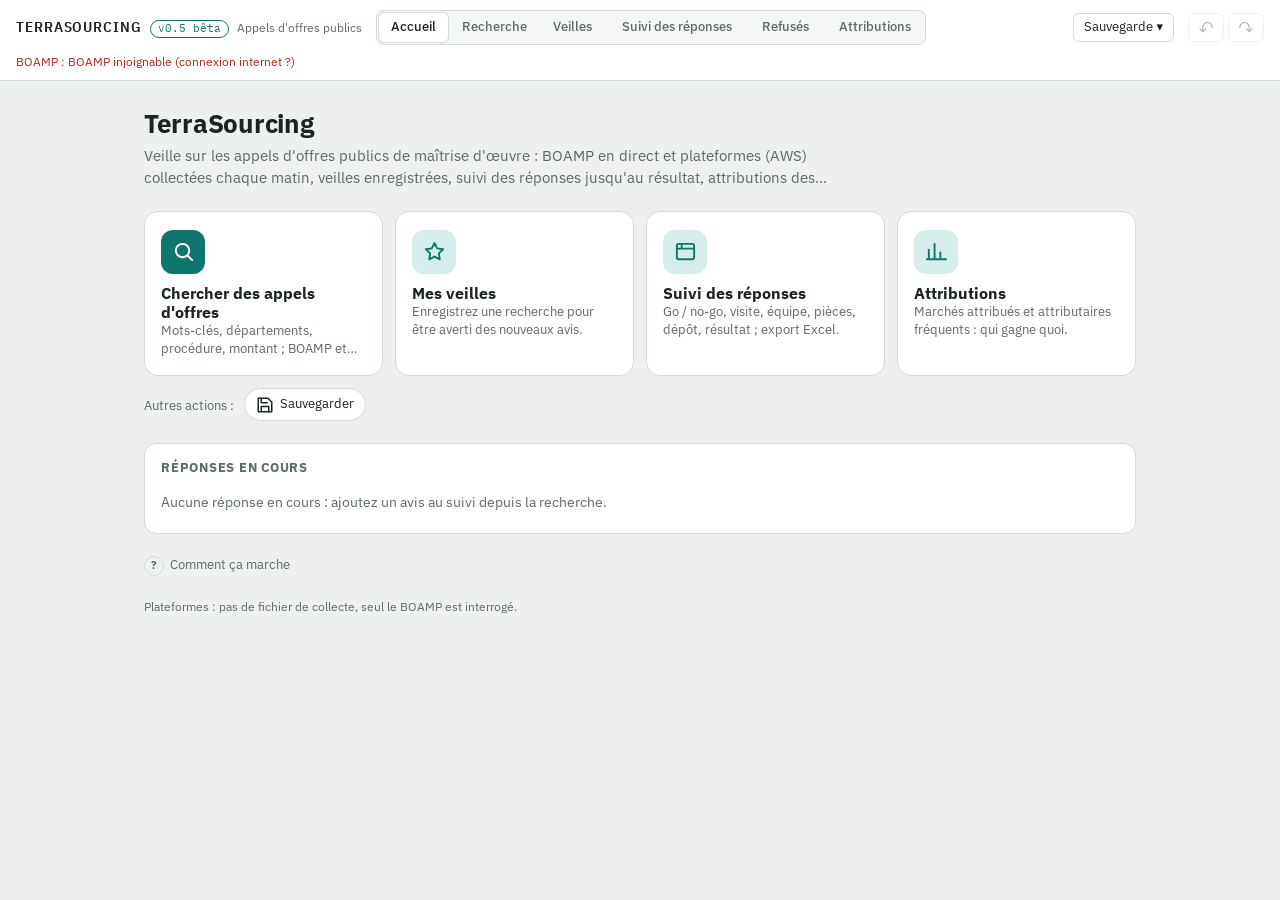
<file: TerraSourcing/TerraSourcing.html>
<!doctype html>
<html lang="fr">
<head>
<meta charset="utf-8">
<meta name="viewport" content="width=device-width,initial-scale=1">
<title>TerraSourcing</title>
<link rel="preconnect" href="https://fonts.googleapis.com">
<link rel="stylesheet" href="https://fonts.googleapis.com/css2?family=IBM+Plex+Mono:wght@400;500&family=IBM+Plex+Sans+Condensed:wght@500;600&family=IBM+Plex+Sans:wght@400;500;600&display=swap">
<style>
/* TerraSourcing : veille des appels d'offres publics (BOAMP). Filtres à gauche, liste au centre, fiche à droite. Même famille visuelle que les autres applications, accent sarcelle. */
:root{
  --bg:#EDF0EF; --panel:#FFFFFF; --sunk:#F4F7F6; --ink:#1B2423; --muted:#5D6A68; --line:#D2DBD9; --line2:#E4EAE8;
  --accent:#0F766E; --accent-ink:#FFFFFF; --accent-soft:#D5EEEB; --sel:#E2F3F0;
  --warn:#9A5B00; --warn-bg:#FFF4DF; --err:#B3261E; --err-bg:#FCE8E6; --ok:#2E6B3F; --ok-bg:#E3F2E7; --info:#24546E;
  --f-ui:"IBM Plex Sans","Segoe UI",system-ui,sans-serif;
  --f-cond:"IBM Plex Sans Condensed","Arial Narrow","IBM Plex Sans",sans-serif;
  --f-mono:"IBM Plex Mono",ui-monospace,"Cascadia Mono",monospace;
}
@media (prefers-color-scheme: dark){ :root:not([data-theme="light"]){
  --bg:#121817; --panel:#1A2120; --sunk:#161C1B; --ink:#E1E9E7; --muted:#95A4A1; --line:#303B39; --line2:#26302E;
  --accent:#5FC4B8; --accent-ink:#0B1A18; --accent-soft:#1C3A36; --sel:#1C302D;
  --warn:#E2B15A; --warn-bg:#2E2512; --err:#F08A80; --err-bg:#3A1C1A; --ok:#7CC48F; --ok-bg:#1B3022; --info:#7DB4CF; color-scheme:dark }}
:root[data-theme="dark"]{
  --bg:#121817; --panel:#1A2120; --sunk:#161C1B; --ink:#E1E9E7; --muted:#95A4A1; --line:#303B39; --line2:#26302E;
  --accent:#5FC4B8; --accent-ink:#0B1A18; --accent-soft:#1C3A36; --sel:#1C302D;
  --warn:#E2B15A; --warn-bg:#2E2512; --err:#F08A80; --err-bg:#3A1C1A; --ok:#7CC48F; --ok-bg:#1B3022; --info:#7DB4CF; color-scheme:dark }
[hidden]{display:none!important}
html,body{height:100%;margin:0}
body{background:var(--bg);color:var(--ink);font-family:var(--f-ui);font-size:13px;line-height:1.45}
*{box-sizing:border-box}
button,input,select,textarea{font:inherit;color:inherit}
#app{display:flex;flex-direction:column;height:100%;min-height:0}
.top{display:flex;flex-wrap:wrap;align-items:center;gap:8px 14px;padding:10px 16px;background:var(--panel);border-bottom:1px solid var(--line)}
.brand{font-family:var(--f-cond);font-weight:600;font-size:15px;letter-spacing:.06em;text-transform:uppercase;display:flex;align-items:baseline;gap:8px;white-space:nowrap}
.brand small{font-family:var(--f-ui);font-weight:400;letter-spacing:0;text-transform:none;color:var(--muted);font-size:12px}
.ver{font-family:var(--f-mono);font-size:11px;color:var(--accent);border:1px solid var(--accent);border-radius:999px;padding:0 7px;letter-spacing:0;text-transform:none;font-weight:400}
.tabs{display:flex;gap:2px;background:var(--sunk);border:1px solid var(--line);border-radius:7px;padding:2px;overflow-x:auto;max-width:100%}
.tabs button{border:0;background:transparent;padding:5px 12px;border-radius:5px;cursor:pointer;color:var(--muted);font-weight:500;white-space:nowrap}
.tabs button[aria-selected="true"]{background:var(--panel);color:var(--ink);box-shadow:0 0 0 1px var(--line)}
.tabs .n{font-family:var(--f-mono);font-size:11px;margin-left:4px;color:var(--muted)}
.tabs .n.new{color:var(--accent-ink);background:var(--accent);border-radius:999px;padding:0 6px}
.grow{flex:1}
.btn{border:1px solid var(--line);background:var(--panel);border-radius:6px;padding:5px 10px;cursor:pointer;white-space:nowrap;line-height:1.3;color:inherit;text-decoration:none;display:inline-flex;align-items:center;gap:5px}
.btn:hover{border-color:var(--muted)}
.btn.pri{background:var(--accent);border-color:var(--accent);color:var(--accent-ink);font-weight:500}
.btn.sm{padding:2px 7px;font-size:12px}
.btn.on{background:var(--accent-soft);border-color:var(--accent)}
.btn.danger{color:var(--err)}
.btn:disabled{opacity:.45;cursor:default}
:focus-visible{outline:2px solid var(--accent);outline-offset:1px}
input[type=text],input[type=search],input[type=number],input[type=date],select,textarea{background:var(--panel);border:1px solid var(--line);border-radius:5px;padding:5px 8px;min-width:0}
textarea{width:100%;resize:vertical;min-height:60px}
.status{font-size:12px;color:var(--muted);white-space:nowrap;overflow:hidden;text-overflow:ellipsis;max-width:380px}
.status.ok{color:var(--ok)} .status.err{color:var(--err)}
.view{flex:1;min-height:0;display:flex;flex-direction:column}
.hint{font-size:11.5px;color:var(--muted);margin:0}
.mono{font-family:var(--f-mono);font-size:12px}
h2,h3,h4{margin:0}
.lbl{font-size:11px;color:var(--muted);text-transform:uppercase;letter-spacing:.05em;font-weight:600}

/* recherche : filtres | résultats | fiche */
.three{flex:1;min-height:0;display:grid;grid-template-columns:290px minmax(0,1fr) minmax(380px,40%)}
.filters{border-right:1px solid var(--line);background:var(--sunk);overflow:auto;padding:12px 14px 30px;display:flex;flex-direction:column;gap:12px}
.fgroup{display:flex;flex-direction:column;gap:5px}
.fgroup>.lbl{display:flex;justify-content:space-between;align-items:center}
.checks{display:flex;flex-direction:column;gap:2px}
.checks label,.chk{display:flex;align-items:center;gap:6px;font-size:12.5px;cursor:pointer}
.chips{display:flex;flex-wrap:wrap;gap:4px}
.chip{display:inline-flex;align-items:center;gap:3px;background:var(--accent-soft);border-radius:999px;padding:1px 4px 1px 9px;font-size:12px}
.chip button{border:0;background:transparent;cursor:pointer;font-size:14px;line-height:1;padding:0 4px;color:inherit}
.presets{display:flex;flex-wrap:wrap;gap:4px}
.ac{position:relative}
.acl{position:absolute;z-index:40;left:0;right:0;top:calc(100% + 2px);background:var(--panel);border:1px solid var(--line);border-radius:6px;box-shadow:0 8px 24px rgba(0,0,0,.14);max-height:260px;overflow:auto}
.acl button{display:block;width:100%;text-align:left;border:0;background:transparent;padding:5px 9px;cursor:pointer;font-size:12.5px}
.acl button:hover,.acl button.on{background:var(--sel)}
.acl small{color:var(--muted);font-family:var(--f-mono)}
.results{overflow:auto;background:var(--panel);min-height:0;display:flex;flex-direction:column}
.rbar{position:sticky;top:0;z-index:5;background:var(--panel);border-bottom:1px solid var(--line);padding:8px 14px;display:flex;flex-wrap:wrap;gap:6px 10px;align-items:center}
.rlist{display:flex;flex-direction:column}
.rec{display:grid;grid-template-columns:22px minmax(0,1fr) auto;gap:4px 10px;padding:9px 14px;border-bottom:1px solid var(--line2);cursor:pointer;align-items:start}
.rec:hover{background:var(--sunk)}
.rec.sel{background:var(--sel)}
.rec .t{font-weight:500;line-height:1.35}
.rec.seen .t{font-weight:400;color:var(--muted)}
.rec .m{grid-column:2/4;font-size:12px;color:var(--muted);display:flex;flex-wrap:wrap;gap:3px 10px}
.rec .d{text-align:right;font-family:var(--f-mono);font-size:12px;white-space:nowrap}
.star{border:0;background:transparent;cursor:pointer;font-size:16px;line-height:1;padding:0;color:var(--muted)}
.star.on{color:var(--accent)}
.star.refuse{font-size:13px;margin-top:4px}
.star.refuse:hover{color:var(--err)}
.tag{display:inline-block;padding:0 7px;border-radius:9px;font-size:11px;font-weight:500;white-space:nowrap;background:var(--sunk);border:1px solid var(--line);color:var(--muted)}
.tag.acc{background:var(--accent-soft);border-color:transparent;color:var(--ink)}
.tag.warn{background:var(--warn-bg);border-color:transparent;color:var(--warn)}
.tag.err{background:var(--err-bg);border-color:transparent;color:var(--err)}
.tag.ok{background:var(--ok-bg);border-color:transparent;color:var(--ok)}
.dl.urg{color:var(--err);font-weight:600}
.dl.soon{color:var(--warn);font-weight:600}
.dl.past{color:var(--muted);text-decoration:line-through}
.newdot{width:8px;height:8px;border-radius:50%;background:var(--accent);display:inline-block;margin-top:5px}
.more{padding:12px 14px;text-align:center}
.empty{margin:auto;max-width:460px;text-align:center;padding:40px 16px;display:flex;flex-direction:column;gap:10px;align-items:center;color:var(--muted)}
.empty b{color:var(--ink);font-size:15px}
.detail{border-left:1px solid var(--line);background:var(--sunk);overflow:auto;min-height:0;padding:14px 16px 40px;display:flex;flex-direction:column;gap:12px}
.card{background:var(--panel);border:1px solid var(--line);border-radius:8px;padding:12px 14px;display:flex;flex-direction:column;gap:8px;min-width:0}
.card h3{font-family:var(--f-cond);font-weight:600;font-size:12.5px;letter-spacing:.05em;text-transform:uppercase;display:flex;align-items:center;gap:8px}
.dtitle{font-family:var(--f-cond);font-weight:600;font-size:18px;line-height:1.25;text-wrap:balance}
.kv{display:grid;grid-template-columns:150px minmax(0,1fr);gap:4px 10px;font-size:12.5px;margin:0}
.kv dt{color:var(--muted)} .kv dd{margin:0;overflow-wrap:anywhere}
.links{display:flex;flex-wrap:wrap;gap:6px}
.flags{display:flex;flex-wrap:wrap;gap:4px}
.txt{white-space:pre-wrap;font-size:12.5px;max-height:260px;overflow:auto;background:var(--sunk);border-radius:6px;padding:8px 10px}
details summary{cursor:pointer;color:var(--muted);font-size:12px}
table.t{border-collapse:separate;border-spacing:0;width:100%;font-size:12.5px}
.t th{position:sticky;top:0;z-index:2;background:var(--panel);text-align:left;font-size:11px;letter-spacing:.04em;text-transform:uppercase;color:var(--muted);font-weight:600;padding:8px 8px 6px;border-bottom:1px solid var(--line);white-space:nowrap}
.t td{padding:6px 8px;border-bottom:1px solid var(--line2);vertical-align:top}
.t tr.row{cursor:pointer}
.t tr.row:hover td{background:var(--sunk)}
.t tr.sel td{background:var(--sel)}
.t .num{text-align:right;font-family:var(--f-mono);font-size:12px;white-space:nowrap}

/* suivi */
.two{flex:1;min-height:0;display:grid;grid-template-columns:minmax(0,1fr) minmax(400px,42%)}
.stbar{display:flex;flex-wrap:wrap;gap:4px}
.stbar button .n{font-family:var(--f-mono);font-size:11px;color:var(--muted)}
.grid2{display:grid;grid-template-columns:1fr 1fr;gap:8px}
.fld{display:flex;flex-direction:column;gap:3px;min-width:0}
.fld>label{font-size:11.5px;color:var(--muted)}
.go{display:flex;flex-direction:column;gap:4px}
.go label{display:flex;gap:7px;align-items:flex-start;font-size:12.5px}
.pane{overflow:auto;padding:18px 16px 40px}
.cols{display:grid;grid-template-columns:repeat(auto-fit,minmax(320px,1fr));gap:16px;max-width:1300px}
.menu{position:absolute;top:calc(100% + 4px);right:0;z-index:50;background:var(--panel);border:1px solid var(--line);border-radius:8px;box-shadow:0 8px 24px rgba(0,0,0,.14);padding:4px;width:300px;display:flex;flex-direction:column}
.menu button{border:0;background:transparent;text-align:left;padding:7px 10px;border-radius:5px;cursor:pointer}
.menu button:hover{background:var(--sel)}
.menu button span{display:block;font-size:11.5px;color:var(--muted)}
.wrap{position:relative}
@media (max-width:1100px){
  .three{grid-template-columns:250px minmax(0,1fr)}
  .three .detail{grid-column:1/3;border-left:0;border-top:1px solid var(--line)}
  .two{grid-template-columns:1fr}
}
@media (max-width:720px){
  #app{height:auto;min-height:100%}
  .view{flex:none}
  .three{grid-template-columns:1fr}
  .three .detail{grid-column:auto}
  .filters{border-right:0;border-bottom:1px solid var(--line)}
  .kv{grid-template-columns:110px minmax(0,1fr)}
  .brand small{display:none}
}
@media print{
  .top,.filters,.rbar,.star,.noprint{display:none!important}
  body,#app{height:auto;background:#fff}
}
</style>
</head>
<body>
<div id="app">
  <script>/* ouvert dans TerraSuite (bibliothèque « Veille appels d'offres ») : la suite donne le nom et la navigation ; pas de marque, pas d'accueil, ouverture sur la recherche */
  if (window.self !== window.top) { document.documentElement.classList.add('ts-embed'); const s = document.createElement('style'); s.textContent = '.ts-embed .brand,.ts-embed #homeLink,.ts-embed [data-tab=home]{display:none!important}html.ts-embed{--accent:#b5532f}'; document.head.appendChild(s); document.addEventListener('DOMContentLoaded', () => document.querySelectorAll('.tabs button').forEach(b => b.setAttribute('aria-selected', String(b.dataset.tab === 'search')))); }</script>
  <header class="top">
    <a class="btn" href="../terrasuite.html" id="homeLink">← TerraSuite</a>
    <div class="brand">TerraSourcing <span class="ver" id="ver" title="Version bêta"></span><small>Appels d'offres publics</small></div>
    <nav class="tabs" role="tablist" aria-label="Vues">
      <button role="tab" data-tab="home" aria-selected="true">Accueil</button>
      <button role="tab" data-tab="search" aria-selected="false">Recherche</button>
      <button role="tab" data-tab="veille" aria-selected="false">Veilles<span class="n" id="nVeille"></span></button>
      <button role="tab" data-tab="suivi" aria-selected="false">Suivi des réponses<span class="n" id="nSuivi"></span></button>
      <button role="tab" data-tab="refus" aria-selected="false">Refusés<span class="n" id="nRefus"></span></button>
      <button role="tab" data-tab="attrib" aria-selected="false">Attributions</button>
    </nav>
    <span class="grow"></span>
    <div class="wrap"><button class="btn" id="bSave" aria-haspopup="true">Sauvegarde ▾</button>
      <div class="menu" id="saveMenu" hidden role="menu">
        <button data-act="xlsx" role="menuitem"><b>Suivi des réponses</b> (.xlsx)<span>Un tableau par ligne de suivi, pour Excel</span></button>
        <button data-act="csv" role="menuitem"><b>Résultats affichés</b> (.csv)<span>La liste de la recherche en cours</span></button>
        <button data-act="backup" role="menuitem"><b>Exporter tout</b> (.json)<span>Veilles, suivi, refusés, avis vus</span></button>
        <button data-act="claude" role="menuitem"><b>Importer l'analyse de Claude</b> (.json)<span>Note sur 100, résumé, points forts et risques des avis suivis</span></button>
        <button data-act="restore" role="menuitem"><b>Restaurer une sauvegarde</b><span>Ajoute ou remplace les éléments de même identifiant</span></button>
      </div></div>
    <span class="status" id="status" role="status"></span>
  </header>
  <main class="view" id="view"></main>
  <input type="file" id="jsonIn" accept=".json,application/json" hidden>
</div>
<!-- avis des plateformes (AWS…), fichier déposé par la collecte quotidienne ; absent : seul le BOAMP est interrogé -->
<script src="TerraSourcing-plateformes.js"></script>
<script src="../TerraChantier/ts-undo.js" onerror="this.remove()"></script>
<script>
/* ================= TerraSourcing : noyau ================= */
const APP_VERSION = '0.5';
const $ = (s, r = document) => r.querySelector(s);
const $$ = (s, r = document) => Array.from(r.querySelectorAll(s));
const esc = s => String(s ?? '').replace(/[&<>"']/g, c => ({ '&': '&amp;', '<': '&lt;', '>': '&gt;', '"': '&quot;', "'": '&#39;' }[c]));
const uid = () => Date.now().toString(36).slice(-5) + Math.random().toString(36).slice(2, 8);
const clone = o => JSON.parse(JSON.stringify(o));
const NF0 = new Intl.NumberFormat('fr-FR', { maximumFractionDigits: 0 });
function setStatus(t, cls) { const el = $('#status'); if (!el) return; el.textContent = t || ''; el.className = 'status' + (cls ? ' ' + cls : ''); }
const pad = n => String(n).padStart(2, '0');
const isoDay = d => `${d.getFullYear()}-${pad(d.getMonth() + 1)}-${pad(d.getDate())}`;
const today = () => isoDay(new Date());
const addDays = (n, d = new Date()) => { const x = new Date(d); x.setDate(x.getDate() + n); return x; };
const fmtDay = s => { if (!s) return ''; const [y, m, d] = s.slice(0, 10).split('-'); return `${d}/${m}/${y}`; };
const fmtDayShort = s => { if (!s) return ''; const [y, m, d] = s.slice(0, 10).split('-'); return `${d}/${m}`; };
/* date limite « AAAA-MM-JJTHH:MM » (heure de Paris), lue sans tenir compte du fuseau indiqué : le BOAMP marque +00:00 des heures locales */
const dlDate = s => s ? new Date(s.slice(0, 10) + 'T' + (s.slice(11, 16) || '23:59')) : null;
function fmtDl(s) { if (!s) return ''; const t = s.slice(11, 16); return fmtDay(s) + (t && t !== '00:00' ? ' ' + t.replace(':', 'h') : ''); }
function daysLeft(s) { const d = dlDate(s); if (!d) return null; return Math.ceil((d - new Date()) / 864e5); }
function dlClass(s) { const n = daysLeft(s); if (n === null) return ''; return n < 0 ? 'past' : n <= 5 ? 'urg' : n <= 12 ? 'soon' : ''; }
function dlLabel(s) { const n = daysLeft(s); if (n === null) return ''; return n < 0 ? 'clos' : n === 0 ? "aujourd'hui" : 'J-' + n; }
const norm = s => String(s || '').toLowerCase().normalize('NFD').replace(/[̀-ͯ]/g, '').replace(/œ/g, 'oe');

/* ---------- stockage navigateur ---------- */
const LS = {
  get(k, d) { try { const v = localStorage.getItem('ts-' + k); return v ? JSON.parse(v) : d; } catch (e) { return d; } },
  /* veilles, dossiers suivis et refus : annulables (ts-undo.js) ; l'état d'avant est celui resté dans le navigateur */
  set(k, v) { try { const a = JSON.stringify(v), U = { suivi: 'suivi', profiles: 'veille', refus: 'refus' }[k];
    if (U && typeof TSUndo !== 'undefined') TSUndo.record([{ s: 'ls', id: k, before: localStorage.getItem('ts-' + k), after: a }], U);
    localStorage.setItem('ts-' + k, a); return true; } catch (e) { setStatus('Enregistrement impossible dans ce navigateur : ' + e.message, 'err'); return false; } }
};

/* ---------- API BOAMP (DILA, Opendatasoft) ---------- */
const BOAMP = 'https://boamp-datadila.opendatasoft.com/api/explore/v2.1/catalog/datasets/boamp';
async function getJSON(url, timeout = 30000) {
  const ctl = new AbortController(), tm = setTimeout(() => ctl.abort(), timeout);
  try {
    const r = await fetch(url, { signal: ctl.signal });
    const j = await r.json().catch(() => ({}));
    if (!r.ok) throw new Error(j.message || 'HTTP ' + r.status);
    return j;
  } catch (e) { throw new Error(e.name === 'AbortError' ? 'délai dépassé' : e.message === 'Failed to fetch' ? 'BOAMP injoignable (connexion internet ?)' : e.message); }
  finally { clearTimeout(tm); }
}
const qs = s => '"' + String(s).replace(/\\/g, '\\\\').replace(/"/g, '\\"') + '"';
const inList = (field, vals) => `${field} IN (${vals.map(qs).join(',')})`;

/* ---------- référentiels ---------- */
const DESC_DEFAULT = ["Maîtrise d'oeuvre", 'Etude', 'Ingénierie', "Assistance à maîtrise d'ouvrage", 'Bâtiment', 'Urbanisme', 'Architecture', 'Prestations intellectuelles', 'Programmation', 'Paysage', 'Diagnostic', 'Economiste', 'Ordonnancement pilotage et coordination', 'Contrôle technique', 'Coordination sécurité et protection de la santé'];
const PROC = [['OUVERT', 'Ouverte (AO)'], ['RESTREINT', 'Restreinte'], ['NEGOCIE', 'Négociée'], ['PROCEDURE_ADAPTE', 'Adaptée (MAPA)'], ['DIALOGUE_COMPETITIF', 'Dialogue compétitif'], ['AUTRE', 'Autre (dont concours)']];
const FAM = [['MAPA', 'MAPA (< 90 k€)'], ['FNS', '90 k€ à seuils européens'], ['JOUE', 'Marchés européens'], ['DSP', 'Délégations de service public']];
const NAT = [['Avis de marché', 'Avis de marché'], ['Rectificatif', 'Rectificatifs'], ['Résultat de marché', "Résultats (attributions)"], ['Avis d\'annulation', 'Annulations'], ['Avis informatif', 'Pré-information']];
const DEPTS = { '01': 'Ain', '02': 'Aisne', '03': 'Allier', '04': 'Alpes-de-Haute-Provence', '05': 'Hautes-Alpes', '06': 'Alpes-Maritimes', '07': 'Ardèche', '08': 'Ardennes', '09': 'Ariège', '10': 'Aube', '11': 'Aude', '12': 'Aveyron', '13': 'Bouches-du-Rhône', '14': 'Calvados', '15': 'Cantal', '16': 'Charente', '17': 'Charente-Maritime', '18': 'Cher', '19': 'Corrèze', '2A': 'Corse-du-Sud', '2B': 'Haute-Corse', '21': "Côte-d'Or", '22': "Côtes-d'Armor", '23': 'Creuse', '24': 'Dordogne', '25': 'Doubs', '26': 'Drôme', '27': 'Eure', '28': 'Eure-et-Loir', '29': 'Finistère', '30': 'Gard', '31': 'Haute-Garonne', '32': 'Gers', '33': 'Gironde', '34': 'Hérault', '35': 'Ille-et-Vilaine', '36': 'Indre', '37': 'Indre-et-Loire', '38': 'Isère', '39': 'Jura', '40': 'Landes', '41': 'Loir-et-Cher', '42': 'Loire', '43': 'Haute-Loire', '44': 'Loire-Atlantique', '45': 'Loiret', '46': 'Lot', '47': 'Lot-et-Garonne', '48': 'Lozère', '49': 'Maine-et-Loire', '50': 'Manche', '51': 'Marne', '52': 'Haute-Marne', '53': 'Mayenne', '54': 'Meurthe-et-Moselle', '55': 'Meuse', '56': 'Morbihan', '57': 'Moselle', '58': 'Nièvre', '59': 'Nord', '60': 'Oise', '61': 'Orne', '62': 'Pas-de-Calais', '63': 'Puy-de-Dôme', '64': 'Pyrénées-Atlantiques', '65': 'Hautes-Pyrénées', '66': 'Pyrénées-Orientales', '67': 'Bas-Rhin', '68': 'Haut-Rhin', '69': 'Rhône', '70': 'Haute-Saône', '71': 'Saône-et-Loire', '72': 'Sarthe', '73': 'Savoie', '74': 'Haute-Savoie', '75': 'Paris', '76': 'Seine-Maritime', '77': 'Seine-et-Marne', '78': 'Yvelines', '79': 'Deux-Sèvres', '80': 'Somme', '81': 'Tarn', '82': 'Tarn-et-Garonne', '83': 'Var', '84': 'Vaucluse', '85': 'Vendée', '86': 'Vienne', '87': 'Haute-Vienne', '88': 'Vosges', '89': 'Yonne', '90': 'Territoire de Belfort', '91': 'Essonne', '92': 'Hauts-de-Seine', '93': 'Seine-Saint-Denis', '94': 'Val-de-Marne', '95': "Val-d'Oise", '971': 'Guadeloupe', '972': 'Martinique', '973': 'Guyane', '974': 'La Réunion', '976': 'Mayotte' };
const REGIONS = {
  'Île-de-France': ['75', '77', '78', '91', '92', '93', '94', '95'],
  'Petite couronne': ['75', '92', '93', '94'],
  'Hauts-de-France': ['02', '59', '60', '62', '80'],
  'Normandie': ['14', '27', '50', '61', '76'],
  'Centre-Val de Loire': ['18', '28', '36', '37', '41', '45'],
  'Grand Est': ['08', '10', '51', '52', '54', '55', '57', '67', '68', '88'],
  'Bourgogne-Franche-Comté': ['21', '25', '39', '58', '70', '71', '89', '90'],
  'Pays de la Loire': ['44', '49', '53', '72', '85'],
  'Bretagne': ['22', '29', '35', '56'],
  'Nouvelle-Aquitaine': ['16', '17', '19', '23', '24', '33', '40', '47', '64', '79', '86', '87'],
  'Occitanie': ['09', '11', '12', '30', '31', '32', '34', '46', '48', '65', '66', '81', '82'],
  'Auvergne-Rhône-Alpes': ['01', '03', '07', '15', '26', '38', '42', '43', '63', '69', '73', '74'],
  "Provence-Alpes-Côte d'Azur": ['04', '05', '06', '13', '83', '84'],
  'Corse': ['2A', '2B'],
  'Outre-mer': ['971', '972', '973', '974', '976']
};
const STATUTS = [
  ['etude', 'À étudier', ''], ['go', 'Go', 'acc'], ['analyse', 'Analyse du RC', 'acc'], ['equipe', 'Équipe', 'acc'], ['redaction', 'Rédaction', 'acc'],
  ['depose', 'Déposé', 'warn'], ['retenu', 'Candidature retenue', 'warn'], ['gagne', 'Gagné', 'ok'], ['perdu', 'Perdu', 'err'], ['nogo', 'No-go', ''], ['abandon', 'Abandonné, sans suite', '']
];
const STATUT = Object.fromEntries(STATUTS.map(([k, l, c]) => [k, { l, c }]));
const ACTIFS = new Set(['etude', 'go', 'analyse', 'equipe', 'redaction', 'depose', 'retenu']);

/* ---------- filtres et requête ---------- */
const FILTER_DEFAULT = { kw: '', excl: '', desc: ["Maîtrise d'oeuvre"], depts: [], nat: ['Avis de marché'], proc: [], fam: [], days: 30, open: true, concours: false, ac: false, cr: false, sort: 'parution' };
function splitTerms(s) { return String(s || '').split(/[,;\n]/).map(x => x.trim()).filter(Boolean); }
function whereOf(f, o = {}) {
  const w = [];
  const kw = splitTerms(f.kw); if (kw.length) w.push('(' + kw.map(t => `search(${qs(t)})`).join(' OR ') + ')');
  for (const t of splitTerms(f.excl)) w.push(`NOT search(${qs(t)})`);
  if (f.desc && f.desc.length) w.push(inList('descripteur_libelle', f.desc));
  if (f.depts && f.depts.length) w.push(inList('code_departement', f.depts));
  const nat = o.nat || f.nat; if (nat && nat.length) w.push(inList('nature_libelle', nat));
  if (f.proc && f.proc.length) w.push(inList('type_procedure', f.proc));
  if (f.fam && f.fam.length) w.push(inList('famille', f.fam));
  // types de mission : un avis est retenu s'il correspond à l'un des types cochés
  const mis = [];
  if (f.concours) mis.push('search("concours")');
  if (f.ac) mis.push('search("accord-cadre") OR search("accord cadre")');
  if (f.cr) mis.push('search("conception-réalisation") OR search("conception réalisation")');
  if (mis.length) w.push('(' + mis.join(' OR ') + ')');
  if (o.since) w.push(`dateparution > date'${o.since}'`);
  else if (+f.days) w.push(`dateparution >= date'${isoDay(addDays(-f.days))}'`);
  if (f.open && !o.noOpen) w.push(`datefindiffusion >= date'${today()}' AND (datelimitereponse >= now() OR datelimitereponse is null)`);
  if (o.titulaire) w.push(`search(${qs(o.titulaire)})`);
  return w.join(' AND ');
}
async function boampRecords(where, { limit = 50, offset = 0, order = 'dateparution desc, idweb desc' } = {}) {
  const u = `${BOAMP}/records?limit=${limit}&offset=${offset}&order_by=${encodeURIComponent(order)}&select=exclude(gestion)&where=${encodeURIComponent(where)}`;
  return getJSON(u);
}
async function boampCount(where) { const j = await getJSON(`${BOAMP}/records?limit=0&where=${encodeURIComponent(where)}`); return j.total_count || 0; }
async function boampFacets(facets, where) {
  const u = `${BOAMP}/facets?${facets.map(f => 'facet=' + encodeURIComponent(f)).join('&')}&where=${encodeURIComponent(where)}`;
  const j = await getJSON(u); const o = {}; for (const f of j.facets || []) o[f.name] = f.facets.map(x => ({ v: x.name, n: x.count })); return o;
}
function filterSummary(f) {
  const p = [];
  if (f.kw) p.push('« ' + splitTerms(f.kw).join(' » ou « ') + ' »');
  if (f.desc && f.desc.length) p.push(f.desc.join(', '));
  if (f.depts && f.depts.length) { const reg = Object.entries(REGIONS).find(([, d]) => d.length === f.depts.length && d.every(x => f.depts.includes(x))); p.push(reg ? reg[0] : f.depts.join(', ')); } else p.push('toute la France');
  if (f.proc && f.proc.length) p.push(f.proc.map(c => (PROC.find(x => x[0] === c) || [, c])[1]).join(', '));
  if (f.fam && f.fam.length) p.push(f.fam.join(', '));
  if (f.concours) p.push('concours'); if (f.ac) p.push('accords-cadres'); if (f.cr) p.push('conception-réalisation');
  if (f.excl) p.push('sauf ' + splitTerms(f.excl).join(', '));
  return p.join(' · ');
}

/* ---------- lecture d'un avis ---------- */
const recCache = new Map();
function flatten(o, path = '', out = []) {
  if (o === null || o === undefined) return out;
  if (Array.isArray(o)) { o.forEach((v, i) => flatten(v, path + '.' + i, out)); return out; }
  if (typeof o === 'object') { for (const k in o) flatten(o[k], k === '#text' ? path : path ? path + '.' + k : k, out); return out; }
  const v = String(o).trim(); if (v) out.push([path, v]); return out;
}
const asArr = v => { if (Array.isArray(v)) return v; if (v === null || v === undefined || v === '') return []; if (typeof v === 'string' && v.startsWith('[')) { try { return JSON.parse(v); } catch (e) {} } return [v]; };
function combineDT(d, t) { if (!d) return ''; const day = d.slice(0, 10); const tm = t ? t.slice(0, 5) : ''; return day + (tm ? 'T' + tm : ''); }
function parseRec(r) {
  if (recCache.has(r.idweb)) { const c = recCache.get(r.idweb); if (c._src === r) return c; }
  let don = null; try { don = typeof r.donnees === 'string' ? JSON.parse(r.donnees) : r.donnees; } catch (e) {}
  const F = don ? flatten(don) : [], val = re => { const x = F.find(([p]) => re.test(p)); return x ? x[1] : ''; }, vals = re => F.filter(([p]) => re.test(p)).map(x => x[1]);
  const o = { _src: r, idweb: r.idweb, objet: r.objet || '', acheteur: r.nomacheteur || '', depts: asArr(r.code_departement), famille: r.famille || '', familleL: r.famille_libelle || '', nature: r.nature_libelle || '', procedure: (r.procedure_libelle || '').replace(/^Procédure /, ''), typeProc: r.type_procedure || '', parution: r.dateparution || '', finDiff: r.datefindiffusion || '', url: r.url_avis || `https://www.boamp.fr/pages/avis/?q=idweb:${r.idweb}`, desc: asArr(r.descripteur_libelle), typeMarche: asArr(r.type_marche_facette), titulaires: asArr(r.titulaire), lie: asArr(r.annonce_lie), etat: r.etat || '' };
  // dates limites
  const dlOff = r.datelimitereponse ? r.datelimitereponse.slice(0, 16) : combineDT(val(/TenderSubmissionDeadlinePeriod\.cbc:EndDate$/), val(/TenderSubmissionDeadlinePeriod\.cbc:EndTime$/)) || (val(/dateReceptionOffres$|dateLimiteReponse$/i) || '').slice(0, 16);
  const dlCand = combineDT(val(/ParticipationRequestReceptionPeriod\.cbc:EndDate$/), val(/ParticipationRequestReceptionPeriod\.cbc:EndTime$/)) || (val(/dateReceptionCandidatures?$|dateLimiteCandidature/i) || '').slice(0, 16);
  o.dlOffres = dlOff; o.dlCand = dlCand;
  o.dl = dlCand && (!dlOff || dlCand < dlOff) ? dlCand : dlOff; o.dlKind = o.dl && o.dl === dlCand && dlCand !== dlOff ? 'candidatures' : 'offres';
  o.dlQuestions = combineDT(val(/AdditionalInformationRequestPeriod\.cbc:EndDate$/), val(/AdditionalInformationRequestPeriod\.cbc:EndTime$/));
  // liens
  const links = [], seenU = new Set(), add = (u, l) => { u = u.trim(); if (!/^https?:\/\//i.test(u) || seenU.has(u)) return; seenU.add(u); links.push([l, u]); };
  for (const [p, v] of F) if (/urlDocConsul|CallForTendersDocumentReference.*URI|urlDce/i.test(p)) add(v, 'DCE');
  for (const [p, v] of F) if (/AccessToolsURI|urlParticipation|TenderRecipientParty.*EndpointID|urlDepot/i.test(p)) add(v, 'Dépôt');
  for (const [p, v] of F) if (/urlProfilAcheteur|BuyerProfileURI|adresseProfilAcheteur/i.test(p)) add(v, 'Profil acheteur');
  for (const [p, v] of F) if (/^https?:\/\//.test(v) && /url|uri|internet/i.test(p) && !/Organization\.\d+\.efac:Company\.cbc:WebsiteURI|tribunal|Appeal|recours/i.test(p) && !/tribunal|legifrance|europa\.eu\/legal/i.test(v)) add(v, 'Lien');
  o.links = links.slice(0, 6);
  // montant, durée, lieu
  const mt = val(/valeurEstimee\.valeur$|EstimatedOverallContractAmount$|montantEstime|valeurTotale\.valeur$/i); o.montant = mt ? +String(mt).replace(/[^\d.,]/g, '').replace(',', '.') || null : null;
  const dm = F.find(([p]) => /DurationMeasure$/.test(p)), du = F.find(([p]) => /DurationMeasure\.@unitCode$/.test(p));
  o.duree = dm ? `${dm[1]} ${({ MONTH: 'mois', DAY: 'jours', YEAR: 'ans', WEEK: 'semaines' })[du && du[1]] || ''}`.trim() : (val(/nbMois$|dureeMois$/i) ? val(/nbMois$|dureeMois$/i) + ' mois' : '');
  o.lieu = val(/lieuExecution$/i) || val(/ProcurementProject\.cac:RealizedLocation\.cac:Address\.cbc:CityName$/) || '';
  o.ville = val(/organisme\.(adr\.)?ville$/i) || val(/efac:Organization\.0\.efac:Company\.cac:PostalAddress\.cbc:CityName$/) || '';
  // description, lots, critères, conditions
  const descs = vals(/(^|\.)cac:ProcurementProject\.cbc:Description$|objetComplet$|description(Marche|Prestations)?$|natureMarche\.description$|caracteristiques/i);
  o.description = descs.filter(d => d.length > 25 && !/^ns\d+:/.test(d)).sort((a, b) => b.length - a.length)[0] || '';
  const lots = []; for (const [p, v] of F) if (/ProcurementProjectLot\.\d+\.cac:ProcurementProject\.cbc:Name$|[Ll]ots?\.(lot\.)?\d+\.(intitule|libelle|description)$/.test(p) && !lots.includes(v)) lots.push(v);
  o.lots = lots.slice(0, 40);
  const crit = new Map();
  for (const [p, v] of F) { const m = p.match(/^(.*SubordinateAwardingCriterion(\.\d+)?)\.(.*)$/); if (!m) continue; const c = crit.get(m[1]) || {}; if (/cbc:Description$/.test(m[3])) c.d = v; if (/ParameterNumeric$/.test(m[3])) c.w = v; crit.set(m[1], c); }
  o.criteres = [...crit.values()].filter(c => c.d).map(c => c.d + (c.w ? ` (${c.w})` : ''));
  if (!o.criteres.length) o.criteres = vals(/critere.*(libelle|enonce|text)$|criteres?\.\d+$/i).slice(0, 10);
  o.criteres = [...new Set(o.criteres)].slice(0, 12);
  o.conditions = [...new Set(vals(/SelectionCriteria(\.\d+)?\.cbc:Description$|conditionParticipation|capaciteTechnique|capacite(Eco|Pro)|justifications?$/i))].slice(0, 8);
  o.cpv = [...new Set(vals(/MainCommodityClassification\.cbc:ItemClassificationCode$|cpv(\.principal)?(\.objetPrincipal)?\.classPrincipale$|cpv/i).filter(v => /^\d{8}/.test(v)))].slice(0, 6);
  o.text = norm([o.objet, o.description, ...o.lots, ...o.conditions, ...o.criteres, ...F.map(x => x[1]).filter(v => v.length > 20)].join(' \n '));
  o.flags = flagsOf(o, r);
  recCache.set(r.idweb, o);
  return o;
}
function flagsOf(o, r) {
  const t = o.text, f = [];
  if (/ordre des architectes|architectes? (inscrit|dplg|d\.?p\.?l\.?g|hmonp|diplome d'etat)|inscrit[^.]{0,60}(ordre|tableau)[^.]{0,30}architect|mandataire[^.]{0,80}architect|architect[^.]{0,40}mandataire|71200000|71220000|71221000/.test(t) || (o.cpv || []).some(c => /^712[0-2]/.test(c))) f.push(['archi', 'Architecte requis', 'acc']);
  if (/visite[^.]{0,80}obligatoire|obligatoire[^.]{0,40}visite/.test(t)) f.push(['visite', 'Visite obligatoire', 'err']);
  else if (/visite (du site|des lieux|sur site|de site)|visites? (facultative|conseillee|recommandee)/.test(t)) f.push(['visite', 'Visite prévue', 'warn']);
  if (/\bconcours\b/.test(t) || /concours/i.test(r.procedure_libelle || '')) f.push(['concours', 'Concours', 'acc']);
  if (/accord[- ]cadre/.test(t)) f.push(['ac', 'Accord-cadre', '']);
  if (/multi[- ]?attributaires?|plusieurs (titulaires|attributaires)|\b\d+ (titulaires|attributaires)|multiattributaire/.test(t)) f.push(['multi', 'Multi-attributaires', 'ok']);
  if (/conception[- ]realisation|marche global de performance|marche global/.test(t)) f.push(['cr', 'Conception-réalisation', 'warn']);
  if (/\bbim\b/.test(t)) f.push(['bim', 'BIM', '']);
  if (/rehabilitation|renovation|restructuration/.test(t)) f.push(['rehab', 'Réhabilitation', '']);
  if (/construction (neuve|d'un|d'une)|extension/.test(t)) f.push(['neuf', 'Neuf, extension', '']);
  if (/patrimoine|monument historique|architecte des batiments de france|\babf\b/.test(t)) f.push(['patri', 'Patrimoine', '']);
  if (r.type_procedure === 'RESTREINT' || /candidatures?/.test(o.dlKind) || /concours/.test(t)) f.push(['cand', 'Candidature d\'abord', '']);
  const n = daysLeft(o.dl); if (n !== null && n >= 0 && n < 7) f.push(['court', 'Délai court', 'err']);
  return f;
}
/* numéro de dossier de l'agence : date limite au format AAMMJJ */
const dossierNo = dl => dl ? dl.slice(2, 4) + dl.slice(5, 7) + dl.slice(8, 10) : '';

/* ===== Page d'accueil de l'application (orientation) : que faire en arrivant ===== */
const Ori = (() => {
  const E = s => String(s ?? '').replace(/[&<>"']/g, c => ({ '&': '&amp;', '<': '&lt;', '>': '&gt;', '"': '&quot;', "'": '&#39;' }[c]));
  const I = {
    plus: '<path d="M12 5v14M5 12h14"/>', up: '<path d="M12 16V4M7 9l5-5 5 5"/><path d="M4 16v3a1 1 0 0 0 1 1h14a1 1 0 0 0 1-1v-3"/>',
    open: '<path d="M3 7a2 2 0 0 1 2-2h4l2 2h8a2 2 0 0 1 2 2v8a2 2 0 0 1-2 2H5a2 2 0 0 1-2-2z"/>', proj: '<rect x="3" y="4" width="18" height="16" rx="2"/><path d="M3 9h18M8 4v5"/>',
    doc: '<path d="M6 3h9l4 4v14H6z"/><path d="M14 3v5h5M9 13h7M9 17h5"/>', grid: '<rect x="3" y="3" width="7" height="7" rx="1"/><rect x="14" y="3" width="7" height="7" rx="1"/><rect x="3" y="14" width="7" height="7" rx="1"/><rect x="14" y="14" width="7" height="7" rx="1"/>',
    search: '<circle cx="11" cy="11" r="7"/><path d="M21 21l-4.3-4.3"/>', map: '<path d="M3 6l6-3 6 3 6-3v15l-6 3-6-3-6 3z"/><path d="M9 3v15M15 6v15"/>',
    chart: '<path d="M4 20V10M10 20V4M16 20v-7M22 20H2"/>', save: '<path d="M5 3h11l5 5v13H3V3z"/><path d="M7 3v6h8M7 21v-7h10v7"/>', link: '<path d="M10 14a4 4 0 0 0 5.7 0l3-3a4 4 0 0 0-5.7-5.7l-1 1"/><path d="M14 10a4 4 0 0 0-5.7 0l-3 3a4 4 0 0 0 5.7 5.7l1-1"/>',
    pin: '<path d="M12 21s-7-6.2-7-11a7 7 0 0 1 14 0c0 4.8-7 11-7 11z"/><circle cx="12" cy="10" r="2.5"/>', star: '<path d="M12 3l2.8 5.7 6.2.9-4.5 4.4 1 6.2L12 17.3 6.5 20.2l1-6.2L3 9.6l6.2-.9z"/>', play: '<path d="M6 4l14 8-14 8z"/>'
  };
  const svg = k => `<svg viewBox="0 0 24 24" aria-hidden="true">${I[k] || I.plus}</svg>`;
  /* accueil simplifié (TerraSuite, 13/11/2026) : 4 grandes actions au plus, les autres repliées dans « Autres actions » ;
     éléments récents et projets limités à 6 lignes (« Tout afficher » pour le reste) ; mode d'emploi replié */
  const CSS = `.ori{max-width:1040px;margin:0 auto;padding:28px 24px 48px;display:flex;flex-direction:column;gap:22px;color:var(--ink,#1c1f22)}
.ori h1{margin:0;font-size:26px;letter-spacing:-.01em;line-height:1.15}.ori .lead{margin:6px 0 0;color:var(--muted,#666);font-size:14.5px;line-height:1.5;max-width:720px;display:-webkit-box;-webkit-line-clamp:2;-webkit-box-orient:vertical;overflow:hidden}
.ori h2{margin:0 0 10px;font-size:12.5px;text-transform:uppercase;letter-spacing:.06em;color:var(--muted,#666);font-weight:700;display:flex;align-items:baseline;gap:8px}
.ori h2 .n{font-weight:400;letter-spacing:0;text-transform:none}
.ori-resume{display:flex;align-items:center;gap:14px;padding:14px 18px;border:1.5px solid var(--accent,#333);border-radius:12px;background:var(--accent-soft,var(--soft,#eef));cursor:pointer;text-align:left;font:inherit;color:inherit;width:100%}
.ori-resume:hover{filter:brightness(.98)}.ori-resume .k{font-size:12px;font-weight:700;color:var(--accent,#333);text-transform:uppercase;letter-spacing:.05em}.ori-resume b{display:block;font-size:16px}.ori-resume span.s{font-size:13px;color:var(--muted,#666)}
.ori-acts{display:grid;grid-template-columns:repeat(4,minmax(0,1fr));gap:12px}
.ori-acts.n1{grid-template-columns:minmax(0,360px)}.ori-acts.n2{grid-template-columns:repeat(2,minmax(0,1fr))}.ori-acts.n3{grid-template-columns:repeat(3,minmax(0,1fr))}
@media (max-width:900px){.ori-acts,.ori-acts.n3{grid-template-columns:repeat(2,minmax(0,1fr))}}
@media (max-width:520px){.ori-acts,.ori-acts.n2,.ori-acts.n3{grid-template-columns:1fr}}
.ori-act{display:flex;flex-direction:column;gap:10px;align-items:flex-start;text-align:left;padding:18px 16px;min-height:132px;border:1px solid var(--line,#ddd);border-radius:14px;background:var(--panel,var(--surface,#fff));cursor:pointer;font:inherit;color:inherit;transition:border-color .12s,transform .12s,box-shadow .12s}
.ori-act:hover,.ori-act:focus-visible{border-color:var(--accent,#333);transform:translateY(-1px);box-shadow:0 4px 14px rgba(0,0,0,.07);outline:none}
.ori-act .ic{width:44px;height:44px;border-radius:12px;display:grid;place-items:center;background:var(--accent-soft,var(--soft,#eef));color:var(--accent,#333)}
.ori-act.pri .ic{background:var(--accent,#333);color:var(--accent-ink,#fff)}
.ori-act svg{width:23px;height:23px}.ori-resume svg,.ori-more svg{width:18px;height:18px}
.ori svg{fill:none;stroke:currentColor;stroke-width:2;stroke-linecap:round;stroke-linejoin:round}
.ori-act b{display:block;font-size:15.5px;line-height:1.25}.ori-act span.s{font-size:12.5px;color:var(--muted,#666);line-height:1.4;display:-webkit-box;-webkit-line-clamp:2;-webkit-box-orient:vertical;overflow:hidden}
.ori-more{display:flex;flex-wrap:wrap;gap:6px;align-items:center;margin-top:12px}
.ori-more .ori-lbl{font-size:12.5px;color:var(--muted,#666);margin-right:4px}
.ori-more button{display:inline-flex;align-items:center;gap:6px;font:inherit;font-size:13px;padding:6px 11px;border:1px solid var(--line,#ddd);border-radius:999px;background:var(--panel,transparent);color:inherit;cursor:pointer}
.ori-more button:hover{border-color:var(--accent,#333);color:var(--accent,#333)}
.ori-cols{display:grid;grid-template-columns:minmax(0,1fr) minmax(0,1fr);gap:22px;align-items:start}.ori-cols.one{grid-template-columns:minmax(0,1fr)}
@media (max-width:820px){.ori-cols{grid-template-columns:1fr}.ori{padding:18px 14px 40px}}
.ori-box{border:1px solid var(--line,#ddd);border-radius:12px;background:var(--panel,var(--surface,#fff));padding:14px 16px}
.ori-q{width:100%;margin:0 0 8px;padding:7px 10px;border:1px solid var(--line,#ddd);border-radius:8px;font:inherit;background:var(--sunk,transparent);color:inherit;box-sizing:border-box}
.ori-ul{list-style:none;margin:0;padding:0;display:flex;flex-direction:column;max-height:420px;overflow:auto}
.ori-ul button{display:flex;gap:10px;align-items:baseline;width:100%;text-align:left;padding:8px 6px;border:0;border-bottom:1px solid var(--line2,var(--line,#eee));background:none;font:inherit;color:inherit;cursor:pointer;border-radius:6px}
.ori-ul li:last-child button{border-bottom:0}
.ori-ul button:hover{background:var(--sel,var(--soft,#f3f3f3))}.ori-ul .t{flex:1;min-width:0;font-weight:600;font-size:14px;overflow:hidden;text-overflow:ellipsis;white-space:nowrap}.ori-ul .s{font-size:12.5px;color:var(--muted,#666);white-space:nowrap}
.ori-ul .c{font:700 12px ui-monospace,monospace;color:var(--accent,#333);min-width:44px}
.ori-all{margin-top:8px;font:inherit;font-size:13px;color:var(--accent,#333);background:none;border:0;padding:4px 0;cursor:pointer;text-decoration:underline;text-underline-offset:2px}
.ori-empty{color:var(--muted,#666);font-size:14px;padding:6px 0}
.ori-pj{display:flex;flex-direction:column}.ori-pj .row{display:flex;align-items:center;gap:8px;flex-wrap:wrap;padding:7px 0;border-bottom:1px solid var(--line2,var(--line,#eee))}.ori-pj .row:last-child{border-bottom:0}.ori-pj .row .t{flex:1;min-width:120px;font-size:14px}
.ori-pj .row button{font-weight:600;font-size:12.5px;font-family:inherit;padding:4px 9px;border:1px solid var(--line,#ddd);border-radius:7px;background:none;color:inherit;cursor:pointer}.ori-pj .row button:hover{border-color:var(--accent,#333);color:var(--accent,#333)}
.ori-help summary{cursor:pointer;font-size:13px;color:var(--muted,#666);list-style:none;display:inline-flex;gap:6px;align-items:center}
.ori-help summary::-webkit-details-marker{display:none}.ori-help summary::before{content:'?';display:inline-grid;place-items:center;width:18px;height:18px;border-radius:50%;border:1px solid var(--line,#ccc);font-size:11px;font-weight:700}
.ori-help[open] summary{margin-bottom:8px}
.ori-steps{margin:0;padding-left:20px;display:flex;flex-direction:column;gap:6px;font-size:13.5px;line-height:1.45;max-width:760px}.ori-steps b{font-weight:700}
.ori-foot{font-size:12px;color:var(--muted,#666);margin:0}
.ori.compact{padding:16px 14px 32px;gap:16px}.ori.compact h1{font-size:21px}.ori.compact .ori-cols,.ori.compact .ori-acts{grid-template-columns:1fr}.ori.compact .ori-act{min-height:0;padding:12px 14px;flex-direction:row;align-items:center}.ori.compact .ori-act .ic{width:38px;height:38px;flex:none}`;
  function style() { if (document.getElementById('ori-css')) return; const s = document.createElement('style'); s.id = 'ori-css'; s.textContent = CSS; document.head.appendChild(s); }
  const MAXA = 4, MAXL = 6;
  /* cfg : { titre, lead, reprendre:{t,s,go}, actions:[{ic,t,s,go,pri}], liste:{titre,items:[{c,t,s,go}],vide,recherche}, projets:{titre,items:[{c,t,boutons:[{t,go}]}],vide}, etapes:[html], pied, extra, compact }
     Les actions sont données par ordre d'importance : les 4 premières en grand (les « pri » d'abord), les suivantes dans « Autres actions ». */
  function render(el, cfg) {
    style(); const fns = []; const f = fn => { fns.push(fn); return fns.length - 1; };
    const L = cfg.liste, P = cfg.projets;
    const acts = [...(cfg.actions || [])].map((a, i) => ({ a, i })).sort((x, y) => (y.a.pri ? 1 : 0) - (x.a.pri ? 1 : 0) || x.i - y.i).map(x => x.a);
    const big = acts.slice(0, MAXA), more = acts.slice(MAXA);
    const listRows = items => items.map((x, i) => `<li${i >= MAXL ? ' data-more hidden' : ''}><button data-of="${f(x.go)}">${x.c !== undefined ? `<span class="c">${E(x.c)}</span>` : ''}<span class="t">${E(x.t)}</span>${x.s ? `<span class="s">${E(x.s)}</span>` : ''}</button></li>`).join('');
    const allBtn = n => n > MAXL ? `<button class="ori-all" data-all>Tout afficher (${n})</button>` : '';
    const listHtml = L ? `<div class="ori-box" data-box><h2>${E(L.titre)}${L.items.length ? ` <span class="n">${L.items.length}</span>` : ''}</h2>${L.recherche && L.items.length > MAXL ? '<input type="search" class="ori-q" placeholder="Rechercher…" aria-label="Rechercher dans la liste" hidden>' : ''}<ul class="ori-ul">${listRows(L.items) || `<li class="ori-empty">${E(L.vide || 'Rien pour le moment.')}</li>`}</ul>${allBtn(L.items.length)}</div>` : '';
    const pjHtml = P ? `<div class="ori-box" data-box><h2>${E(P.titre || 'Projets de l\'agence')}${P.items.length ? ` <span class="n">${P.items.length}</span>` : ''}</h2><div class="ori-pj">${P.items.map((p, i) => `<div class="row"${i >= MAXL ? ' data-more hidden' : ''}><span class="t">${p.c ? `<b>${E(p.c)}</b> · ` : ''}${E(p.t)}</span>${p.boutons.map(b => `<button data-of="${f(b.go)}">${E(b.t)}</button>`).join('')}</div>`).join('') || `<div class="ori-empty">${E(P.vide || 'Aucun projet en cours.')}</div>`}</div>${allBtn(P.items.length)}</div>` : '';
    const cols = [listHtml + (cfg.extra || ''), pjHtml].filter(Boolean);
    el.innerHTML = `<div class="ori-scroll" style="height:100%;max-height:100%;overflow:auto;width:100%"><div class="ori${cfg.compact ? ' compact' : ''}">
      <div><h1>${E(cfg.titre)}</h1>${cfg.lead ? `<p class="lead">${cfg.lead}</p>` : ''}</div>
      ${cfg.reprendre ? `<button class="ori-resume" data-of="${f(cfg.reprendre.go)}">${svg('play')}<span><span class="k">Reprendre</span><b>${E(cfg.reprendre.t)}</b>${cfg.reprendre.s ? `<span class="s">${E(cfg.reprendre.s)}</span>` : ''}</span></button>` : ''}
      <div><div class="ori-acts n${Math.min(big.length, 4)}">${big.map(a => `<button class="ori-act${a.pri ? ' pri' : ''}" data-of="${f(a.go)}" title="${E(a.s || '')}"><span class="ic">${svg(a.ic)}</span><span><b>${E(a.t)}</b>${a.s ? `<span class="s">${E(a.s)}</span>` : ''}</span></button>`).join('')}</div>
        ${more.length ? `<div class="ori-more"><span class="ori-lbl">Autres actions :</span>${more.map(a => `<button data-of="${f(a.go)}" title="${E(a.s || '')}">${svg(a.ic)}${E(a.t)}</button>`).join('')}</div>` : ''}</div>
      ${cols.length ? `<div class="ori-cols${cols.length === 1 ? ' one' : ''}">${cols.map(c => `<div>${c}</div>`).join('')}</div>` : ''}
      ${cfg.etapes ? `<details class="ori-help"><summary>Comment ça marche</summary><ol class="ori-steps">${cfg.etapes.map(s => `<li>${s}</li>`).join('')}</ol></details>` : ''}
      ${cfg.pied ? `<p class="ori-foot">${cfg.pied}</p>` : ''}</div></div>`;
    el.querySelectorAll('[data-of]').forEach(b => b.addEventListener('click', e => { e.preventDefault(); const fn = fns[+b.dataset.of]; if (fn) fn(); }));
    el.querySelectorAll('[data-all]').forEach(b => b.addEventListener('click', () => { const box = b.closest('[data-box]'); box.querySelectorAll('[data-more]').forEach(x => { x.hidden = false; x.removeAttribute('data-more'); }); const q = box.querySelector('.ori-q'); if (q) { q.hidden = false; q.focus(); } b.remove(); }));
    const q = el.querySelector('.ori-q'); if (q) q.addEventListener('input', () => { const v = q.value.toLowerCase().normalize('NFD').replace(/[̀-ͯ]/g, ''); el.querySelectorAll('.ori-ul li').forEach(li => { li.hidden = v && !li.textContent.toLowerCase().normalize('NFD').replace(/[̀-ͯ]/g, '').includes(v); }); });
  }
  const date = t => { if (!t) return ''; const d = new Date(t); return isNaN(d) ? '' : d.toLocaleDateString('fr-FR', { day: 'numeric', month: 'short', year: 'numeric' }); };
  return { render, date, svg };
})();

/* ================= TerraSourcing : interface ================= */
const st = {
  tab: (window.self !== window.top ? 'search' : 'home'), f: Object.assign(clone(FILTER_DEFAULT), LS.get('filters', {})), res: [], total: 0, offset: 0, loading: false, err: '', sel: null,
  profiles: LS.get('profiles', []), suivi: LS.get('suivi', {}), seen: LS.get('seen', {}), descOpts: LS.get('desc-opts', null),
  newCounts: {}, suiviSel: null, suiviFilter: 'actifs', attr: { f: { kw: '', tit: '', days: 365 }, res: [], total: 0, facets: null, sel: null, loading: false },
  plat: null, srcFilter: LS.get('srcFilter', 'tout'), refus: LS.get('refus', {}), refusSel: null
};
const saveF = () => LS.set('filters', st.f);
const saveSuivi = () => { LS.set('suivi', st.suivi); badges(); };
const saveProfiles = () => { LS.set('profiles', st.profiles); badges(); };
const saveRefus = () => { LS.set('refus', st.refus); badges(); };
const MOTIFS = ['', 'Hors périmètre (programme)', 'Zone géographique', 'Montant trop faible ou trop élevé', 'Délai trop court', 'Architecte non requis', 'Références insuffisantes', 'Charge de l\'agence', 'Autre'];
/* « pas intéressé » : l'avis quitte la liste principale et rejoint l'onglet Refusés */
function refuse(o) {
  if (!o) return;
  if (st.suivi[o.idweb]) { if (!confirm('Cet avis est dans le suivi des réponses. Le retirer du suivi et le classer dans les refusés ?')) return; delete st.suivi[o.idweb]; saveSuivi(); }
  st.refus[o.idweb] = { ...snapshot(o), refuseLe: Date.now(), motif: '', note: '' }; saveRefus();
  if (st.sel && st.sel.idweb === o.idweb) st.sel = null;
  setStatus('Classé dans les refusés', 'ok');
}
function unrefuse(id) { delete st.refus[id]; saveRefus(); setStatus('Avis rétabli dans la liste', 'ok'); }
function markSeen(id) { if (st.seen[id]) return; st.seen[id] = Date.now(); const ks = Object.keys(st.seen); if (ks.length > 6000) ks.sort((a, b) => st.seen[a] - st.seen[b]).slice(0, 1500).forEach(k => delete st.seen[k]); LS.set('seen', st.seen); }

/* ---------- données des plateformes (fichier TerraSourcing-plateformes.js déposé par la collecte quotidienne) ---------- */
function loadPlat() {
  const D = window.TS_PLATEFORMES; if (!D || !Array.isArray(D.avis)) { st.plat = null; return; }
  st.plat = { at: D.at || '', sources: D.sources || {}, avis: D.avis.map(platRec) };
}
function platRec(a) {
  const o = { _plat: true, source: a.source || 'Plateforme', idweb: a.id, objet: a.objet || '', acheteur: a.acheteur || '', depts: a.depts || [], famille: '', familleL: a.source, nature: 'Avis de marché', procedure: a.procedure || '', typeProc: '', parution: a.parution || '', url: a.url || '', desc: [], typeMarche: [], etat: '', dlQuestions: '', titulaires: [], lie: [], dl: a.dl || '', dlKind: 'offres', dlOffres: a.dl || '', dlCand: '', links: (a.links || []).filter(x => x && x[1]), montant: null, duree: '', lieu: a.lieu || '', ville: '', description: a.texte || '', lots: [], criteres: [], conditions: [], cpv: [], idm: a.idm || '', boamp: a.boamp || '' };
  o.text = norm([o.objet, o.acheteur, o.description, o.lieu].join(' '));
  o.flags = flagsOf(o, {});
  return o;
}
/* un avis de plateforme déjà publié au BOAMP n'est montré qu'une fois (version BOAMP, plus complète) : recherche du numéro de consultation dans le BOAMP, mémorisée */
async function platBoampCheck() {
  if (!st.plat) return;
  const cache = LS.get('plat-boamp', {}), todo = st.plat.avis.filter(o => o.idm && !(o.idweb in cache));
  st.plat.avis.forEach(o => { if (cache[o.idweb]) o.boamp = cache[o.idweb]; });
  let i = 0, changed = false;
  const worker = async () => { while (i < todo.length) { const o = todo[i++]; try { const j = await getJSON(`${BOAMP}/records?limit=1&select=idweb&where=${encodeURIComponent(`search(${qs(o.idm)})`)}`, 15000); const id = (j.results && j.results[0] && j.results[0].idweb) || ''; cache[o.idweb] = id; if (id) { o.boamp = id; changed = true; } } catch (e) { break; } } };
  await Promise.all([worker(), worker(), worker(), worker()]);
  const keep = new Set(st.plat.avis.map(o => o.idweb)); for (const k in cache) if (!keep.has(k)) delete cache[k];
  LS.set('plat-boamp', cache);
  if (changed && st.tab === 'search' && st.srcFilter !== 'plat') search();
}
const DESC_RX = { "Maîtrise d'oeuvre": /maitrise d.?oeuvre|\bmoe\b|architect|concours/, 'Etude': /etude|diagnostic/, "Assistance à maîtrise d'ouvrage": /assistance a maitrise d.?ouvrage|\bamo\b|programmation/, 'Ingénierie': /ingenierie|bureau d.?etudes/, 'Bâtiment': /batiment|construction|rehabilitation|renovation/, 'Urbanisme': /urbanis/, 'Paysage': /paysag/ };
/* filtre appliqué aux avis des plateformes, comme la requête BOAMP */
function platMatch(o, f) {
  const kw = splitTerms(f.kw).map(norm), ex = splitTerms(f.excl).map(norm);
  if (kw.length && !kw.some(k => o.text.includes(k))) return false;
  if (ex.some(k => o.text.includes(k))) return false;
  if (f.depts && f.depts.length && o.depts.length && !o.depts.some(d => f.depts.includes(d))) return false;
  if ((f.concours || f.ac || f.cr) && !((f.concours && /concours/.test(o.text)) || (f.ac && /accord[- ]cadre/.test(o.text)) || (f.cr && /conception[- ]realisation/.test(o.text)))) return false;
  if (f.open && o.dl && daysLeft(o.dl) < 0) return false;
  if (+f.days && o.parution && o.parution < isoDay(addDays(-f.days))) return false;
  // domaine : les avis des plateformes n'ont pas de descripteur, on cherche les mots du domaine dans l'objet
  if (f.desc && f.desc.length && !f.desc.some(d => (DESC_RX[d] || new RegExp(norm(d).replace(/[.*+?^${}()|[\]\\]/g, '\\$&'))).test(o.text))) return false;
  return true;
}

/* ---------- en-tête ---------- */
function badges() {
  const n = Object.values(st.newCounts).reduce((a, b) => a + (b || 0), 0), el = $('#nVeille');
  if (el) { el.textContent = n ? n : st.profiles.length || ''; el.className = 'n' + (n ? ' new' : ''); el.title = n ? n + ' nouveaux avis' : ''; }
  const act = Object.values(st.suivi).filter(s => ACTIFS.has(s.statut)).length; const e2 = $('#nSuivi'); if (e2) e2.textContent = act || ''; const e3 = $('#nRefus'); if (e3) e3.textContent = Object.keys(st.refus).length || '';
}
function setTab(t) { st.tab = t; $$('.tabs button').forEach(b => b.setAttribute('aria-selected', String(b.dataset.tab === t))); render(); }
function render() { ({ home: renderHome, search: renderSearch, veille: renderVeille, suivi: renderSuivi, refus: renderRefus, attrib: renderAttrib })[st.tab](); badges(); }

/* ================= Recherche ================= */
function renderSearch() {
  const v = $('#view');
  v.innerHTML = `<div class="three"><aside class="filters" id="filters"></aside><section class="results" id="results"></section><aside class="detail" id="detail"></aside></div>`;
  renderFilters(); renderResults(); renderDetail();
}
function chk(name, val, on, lab) { return `<label><input type="checkbox" data-${name}="${esc(val)}"${on ? ' checked' : ''}> ${esc(lab)}</label>`; }
function renderFilters() {
  const f = st.f, el = $('#filters');
  const descs = [...new Set([...(f.desc || []), ...((st.descOpts || DESC_DEFAULT).slice(0, 12))])];
  el.innerHTML = `
  <div class="fgroup"><span class="lbl">Mots-clés</span><input type="search" id="fKw" value="${esc(f.kw)}" placeholder="ex. logements, médiathèque, école"><p class="hint">Séparez par des virgules : un avis est retenu s'il contient l'un des termes.</p>
    <input type="search" id="fExcl" value="${esc(f.excl)}" placeholder="Mots à exclure (ex. voirie, assainissement)"></div>
  <div class="fgroup"><span class="lbl">Domaine (descripteurs BOAMP) <button class="btn sm" id="fDescClear" title="Tous les domaines">Tous</button></span>
    <div class="checks" id="fDesc">${descs.map(d => chk('desc', d, f.desc.includes(d), d)).join('')}</div>
    <div class="ac"><input type="search" id="fDescAdd" placeholder="Autre domaine…" autocomplete="off"><div class="acl" id="fDescL" hidden></div></div></div>
  <div class="fgroup"><span class="lbl">Type de mission</span><p class="hint">Rien coché : toutes les missions. Cochés : l'un ou l'autre.</p><div class="checks">${chk('flag', 'concours', f.concours, 'Concours')}${chk('flag', 'ac', f.ac, 'Accords-cadres')}${chk('flag', 'cr', f.cr, 'Conception-réalisation')}</div></div>
  <div class="fgroup"><span class="lbl">Zone géographique <button class="btn sm" id="fDepClear">Toute la France</button></span>
    <div class="chips">${f.depts.map(d => `<span class="chip">${esc(d)} ${esc(DEPTS[d] || '')}<button data-rmdep="${esc(d)}" aria-label="Retirer">×</button></span>`).join('') || '<span class="hint">Toute la France</span>'}</div>
    <div class="ac"><input type="search" id="fDepAdd" placeholder="Ajouter un département (n° ou nom)" autocomplete="off"><div class="acl" id="fDepL" hidden></div></div>
    <select id="fReg"><option value="">Ajouter une région…</option>${Object.keys(REGIONS).map(r => `<option>${esc(r)}</option>`).join('')}</select></div>
  <div class="fgroup"><span class="lbl">Procédure</span><p class="hint">Rien coché : toutes les procédures.</p><div class="checks">${PROC.map(([c, l]) => chk('proc', c, f.proc.includes(c), l)).join('')}</div></div>
  <div class="fgroup"><span class="lbl">Montant</span><div class="checks">${FAM.map(([c, l]) => chk('fam', c, f.fam.includes(c), l)).join('')}</div><p class="hint">Rien coché : tous les montants.</p></div>
  <div class="fgroup"><span class="lbl">Avis</span><div class="checks">${NAT.map(([c, l]) => chk('nat', c, f.nat.includes(c), l)).join('')}</div>
    ${chk('open', '1', f.open, 'Seulement les consultations encore ouvertes')}</div>
  <div class="fgroup"><span class="lbl">Parus depuis</span><select id="fDays">${[[7, '7 jours'], [15, '15 jours'], [30, '30 jours'], [60, '2 mois'], [90, '3 mois'], [365, '1 an'], [0, 'toujours']].map(([n, l]) => `<option value="${n}"${+f.days === n ? ' selected' : ''}>${l}</option>`).join('')}</select></div>
  <div class="fgroup"><span class="lbl">Sources</span><select id="fSrc">${[['tout', 'BOAMP et plateformes'], ['boamp', 'BOAMP seulement'], ['plat', 'Plateformes seulement']].map(([k, l]) => `<option value="${k}"${st.srcFilter === k ? ' selected' : ''}>${l}</option>`).join('')}</select>
    <p class="hint">${st.plat ? `Plateformes collectées le ${new Date(st.plat.at).toLocaleString('fr-FR')} : ${st.plat.avis.length} avis (${Object.keys(st.plat.sources).join(', ')}).` : 'Pas encore de collecte des plateformes (AWS…) : seul le BOAMP est interrogé.'}</p></div>
  <div style="display:flex;gap:6px;flex-wrap:wrap"><button class="btn pri" id="fGo">Rechercher</button><button class="btn" id="fReset">Réinitialiser</button></div>`;
  const upd = (fn, now = true) => { fn(); saveF(); if (now) search(); };
  $('#fGo').onclick = () => upd(() => { st.f.kw = $('#fKw').value.trim(); st.f.excl = $('#fExcl').value.trim(); });
  ['#fKw', '#fExcl'].forEach(s => $(s).addEventListener('keydown', e => { if (e.key === 'Enter') $('#fGo').click(); }));
  $('#fReset').onclick = () => upd(() => { st.f = clone(FILTER_DEFAULT); renderFilters(); });
  $$('#filters [data-desc]').forEach(x => x.onchange = () => upd(() => { const d = x.dataset.desc; st.f.desc = x.checked ? [...st.f.desc, d] : st.f.desc.filter(y => y !== d); }));
  $('#fDescClear').onclick = () => upd(() => { st.f.desc = []; renderFilters(); });
  $$('#filters [data-flag]').forEach(x => x.onchange = () => upd(() => { st.f[x.dataset.flag] = x.checked; }));
  $$('#filters [data-proc]').forEach(x => x.onchange = () => upd(() => { const c = x.dataset.proc; st.f.proc = x.checked ? [...st.f.proc, c] : st.f.proc.filter(y => y !== c); }));
  $$('#filters [data-fam]').forEach(x => x.onchange = () => upd(() => { const c = x.dataset.fam; st.f.fam = x.checked ? [...st.f.fam, c] : st.f.fam.filter(y => y !== c); }));
  $$('#filters [data-nat]').forEach(x => x.onchange = () => upd(() => { const c = x.dataset.nat; st.f.nat = x.checked ? [...st.f.nat, c] : st.f.nat.filter(y => y !== c); }));
  $('#filters [data-open]').onchange = e => upd(() => { st.f.open = e.target.checked; });
  $('#fDays').onchange = e => upd(() => { st.f.days = +e.target.value; });
  $('#fSrc').onchange = e => { st.srcFilter = e.target.value; LS.set('srcFilter', st.srcFilter); search(); };
  $('#fDepClear').onclick = () => upd(() => { st.f.depts = []; renderFilters(); });
  $$('#filters [data-rmdep]').forEach(b => b.onclick = () => upd(() => { st.f.depts = st.f.depts.filter(d => d !== b.dataset.rmdep); renderFilters(); }));
  $('#fReg').onchange = e => { const r = REGIONS[e.target.value]; if (!r) return; upd(() => { st.f.depts = [...new Set([...st.f.depts, ...r])]; renderFilters(); }); };
  autoc($('#fDepAdd'), $('#fDepL'), q => { const n = norm(q); return Object.entries(DEPTS).filter(([c, nm]) => c.startsWith(q.toUpperCase()) || norm(nm).includes(n)).slice(0, 12).map(([c, nm]) => ({ v: c, l: `${c} ${nm}` })); }, it => upd(() => { if (!st.f.depts.includes(it.v)) st.f.depts.push(it.v); renderFilters(); $('#fDepAdd') && $('#fDepAdd').focus(); }));
  autoc($('#fDescAdd'), $('#fDescL'), q => { const n = norm(q); return (st.descOpts || DESC_DEFAULT).filter(d => norm(d).includes(n)).slice(0, 15).map(d => ({ v: d, l: d })); }, it => upd(() => { if (!st.f.desc.includes(it.v)) st.f.desc.push(it.v); renderFilters(); }));
}
/* liste de suggestions sous un champ */
function autoc(inp, list, find, pick) {
  let items = [], on = 0;
  const show = () => { items = inp.value.trim() ? find(inp.value.trim()) : []; on = 0; list.hidden = !items.length; list.innerHTML = items.map((it, i) => `<button type="button" data-i="${i}" class="${i === on ? 'on' : ''}">${esc(it.l)}</button>`).join(''); list.querySelectorAll('button').forEach(b => b.onmousedown = e => { e.preventDefault(); pick(items[+b.dataset.i]); }); };
  inp.addEventListener('input', show);
  inp.addEventListener('keydown', e => { if (list.hidden) return; if (e.key === 'ArrowDown' || e.key === 'ArrowUp') { e.preventDefault(); on = (on + (e.key === 'ArrowDown' ? 1 : -1) + items.length) % items.length; list.querySelectorAll('button').forEach((b, i) => b.classList.toggle('on', i === on)); } if (e.key === 'Enter' && items[on]) { e.preventDefault(); pick(items[on]); } if (e.key === 'Escape') list.hidden = true; });
  inp.addEventListener('blur', () => setTimeout(() => { list.hidden = true; }, 150));
}
let searchSeq = 0;
async function search(more = false) {
  const seq = ++searchSeq; st.loading = true; st.err = '';
  if (!more) { st.offset = 0; st.res = []; st.total = 0; }
  renderResults();
  const order = st.f.sort === 'limite' ? 'datelimitereponse asc, dateparution desc' : 'dateparution desc, idweb desc';
  let boamp = [], total = 0;
  if (st.srcFilter !== 'plat') {
    try { const j = await boampRecords(whereOf(st.f), { offset: st.offset, order }); if (seq !== searchSeq) return; boamp = (j.results || []).map(parseRec); total = j.total_count || 0; }
    catch (e) { if (seq !== searchSeq) return; st.err = e.message; }
  }
  let plat = [];
  if (!more && st.plat && st.srcFilter !== 'boamp' && (!st.f.nat.length || st.f.nat.includes('Avis de marché'))) plat = st.plat.avis.filter(o => platMatch(o, st.f) && (st.srcFilter === 'plat' || !o.boamp));
  st.res = more ? [...st.res, ...boamp] : [...plat, ...boamp]; st.total = total; st.platN = more ? st.platN : plat.length; st.offset += boamp.length; st.loading = false;
  if (st.f.sort === 'limite') st.res.sort((a, b) => (a.dl || '9999').localeCompare(b.dl || '9999'));
  else st.res.sort((a, b) => (b.parution || '').localeCompare(a.parution || ''));
  renderResults();
  setStatus(st.err ? 'BOAMP : ' + st.err : '', st.err ? 'err' : '');
}
function recRow(o) {
  const s = st.suivi[o.idweb], isNew = !st.seen[o.idweb];
  return `<div class="rec${st.sel && st.sel.idweb === o.idweb ? ' sel' : ''}${isNew ? '' : ' seen'}" data-id="${esc(o.idweb)}">
    <div><button class="star${s ? ' on' : ''}" data-star="${esc(o.idweb)}" title="${s ? 'Dans le suivi : ' + STATUT[s.statut].l : 'Ajouter au suivi'}">${s ? '★' : '☆'}</button><br><button class="star refuse" data-refuse="${esc(o.idweb)}" title="Pas intéressé : retirer de la liste">✕</button>${isNew ? '<br><span class="newdot" title="Pas encore consulté"></span>' : ''}</div>
    <div class="t">${esc(o.objet)}</div>
    <div class="d"><span class="dl ${dlClass(o.dl)}" title="${o.dl ? 'Date limite des ' + o.dlKind : 'Date limite à lire dans l\'avis'}">${o.dl ? fmtDl(o.dl) : '—'}</span><br><span class="hint">${o.dl ? dlLabel(o.dl) : ''}</span></div>
    <div class="m"><span>${esc(o.acheteur)}</span>${o.depts.length ? `<span class="mono">${esc(o.depts.join(', '))}</span>` : ''}<span>${o._plat ? `<span class="tag warn" title="Avis lu sur la plateforme, absent du BOAMP">${esc(o.source)}</span>` : esc(o.familleL)}</span>${o.procedure ? `<span>${esc(o.procedure)}</span>` : ''}<span>paru le ${fmtDay(o.parution)}</span>${o.nature && o.nature !== 'Avis de marché' ? `<span class="tag">${esc(o.nature)}</span>` : ''}${s ? `<span class="tag ${STATUT[s.statut].c}">${esc(STATUT[s.statut].l)}</span>` : ''}${o.flags.filter(x => ['archi', 'visite', 'concours', 'multi', 'cr', 'court'].includes(x[0])).map(x => `<span class="tag ${x[2]}">${esc(x[1])}</span>`).join('')}</div>
  </div>`;
}
function renderResults() {
  const el = $('#results'); if (!el) return;
  const shown = st.res.filter(o => !st.refus[o.idweb]), nHid = st.res.length - shown.length;
  const nNew = shown.filter(o => !st.seen[o.idweb]).length;
  el.innerHTML = `<div class="rbar"><b>${st.loading && !st.res.length ? 'Recherche…' : (st.total + (st.platN || 0) - nHid) + ' avis'}</b>${nHid ? `<span class="hint" title="Avis classés « pas intéressé », visibles dans l'onglet Refusés">${nHid} refusé${nHid > 1 ? 's' : ''} masqué${nHid > 1 ? 's' : ''}</span>` : ''}${st.platN ? `<span class="hint">dont ${st.platN} des plateformes</span>` : ''}${nNew ? `<span class="tag acc">${nNew} non consultés</span>` : ''}
    <span class="grow"></span><label class="hint">Tri <select id="rSort"><option value="parution"${st.f.sort !== 'limite' ? ' selected' : ''}>parution récente</option><option value="limite"${st.f.sort === 'limite' ? ' selected' : ''}>date limite proche</option></select></label>
    <button class="btn sm" id="rSave" title="Enregistrer ces critères comme veille">+ Enregistrer comme veille</button>${nNew ? '<button class="btn sm" id="rSeen">Tout marquer consulté</button>' : ''}</div>
    ${st.err ? `<p class="hint" style="color:var(--err);padding:10px 14px">BOAMP : ${esc(st.err)}</p>` : ''}
    <p class="hint" style="padding:6px 14px 0">${esc(filterSummary(st.f))}</p>
    <div class="rlist">${shown.map(recRow).join('') || (st.loading ? '' : '<div class="empty"><b>Aucun avis</b><span>Élargissez la zone, la période ou les domaines.</span></div>')}</div>
    ${st.res.length - (st.platN || 0) < st.total ? `<div class="more"><button class="btn" id="rMore"${st.loading ? ' disabled' : ''}>${st.loading ? 'Chargement…' : `Afficher la suite (${st.total - st.res.length + (st.platN || 0)} restants)`}</button></div>` : ''}`;
  $('#rSort').onchange = e => { st.f.sort = e.target.value; saveF(); search(); };
  $('#rSave').onclick = () => saveProfile();
  if ($('#rSeen')) $('#rSeen').onclick = () => { shown.forEach(o => markSeen(o.idweb)); renderResults(); };
  if ($('#rMore')) $('#rMore').onclick = () => search(true);
  $$('#results .rec').forEach(r => r.onclick = e => { if (e.target.closest('[data-star],[data-refuse]')) return; const o = st.res.find(x => x.idweb === r.dataset.id); st.sel = o; markSeen(o.idweb); $$('#results .rec').forEach(x => x.classList.toggle('sel', x === r)); r.classList.add('seen'); const d = r.querySelector('.newdot'); if (d) d.remove(); renderDetail(); });
  $$('#results [data-refuse]').forEach(b => b.onclick = () => { refuse(st.res.find(x => x.idweb === b.dataset.refuse)); renderResults(); renderDetail(); });
  $$('#results [data-star]').forEach(b => b.onclick = () => { const o = st.res.find(x => x.idweb === b.dataset.star); toggleSuivi(o); renderResults(); if (st.sel && st.sel.idweb === o.idweb) renderDetail(); });
}

/* ---------- fiche d'un avis ---------- */
function detailHTML(o, opts = {}) {
  if (!o) return `<div class="empty"><b>Choisissez un avis</b><span>La fiche reprend les dates, les liens vers le DCE, les lots, les critères et une première analyse (architecte requis, visite, accord-cadre…).</span></div>`;
  const s = st.suivi[o.idweb];
  const kv = (k, v) => v ? `<dt>${k}</dt><dd>${v}</dd>` : '';
  return `<div class="card">
    <div class="hint">${o._plat ? esc(o.source) : 'BOAMP n° ' + esc(o.idweb)} · ${esc(o.nature)}${o.etat && o.etat !== 'INITIAL' ? ' · ' + esc(o.etat) : ''}</div>
    <div class="dtitle">${esc(o.objet)}</div>
    <div class="links">${o.url ? `<a class="btn sm" href="${esc(o.url)}" target="_blank" rel="noopener">${o._plat ? 'Avis sur ' + esc(o.source) : 'Avis BOAMP'} ↗</a>` : ''}${o.links.map(([l, u]) => `<a class="btn sm${/^(DCE|RC)/.test(l) ? ' pri' : ''}" href="${esc(u)}" target="_blank" rel="noopener" title="${esc(u)}">${esc(l)} ↗</a>`).join('')}${o.boamp ? `<a class="btn sm" href="https://www.boamp.fr/pages/avis/?q=idweb:${esc(o.boamp)}" target="_blank" rel="noopener">Aussi au BOAMP ↗</a>` : ''}</div>
    <div class="flags">${o.flags.map(x => `<span class="tag ${x[2]}">${esc(x[1])}</span>`).join('') || '<span class="hint">Aucun repère détecté dans le texte de l\'avis.</span>'}</div>
    ${opts.noSuivi ? '' : `<div style="display:flex;gap:6px;flex-wrap:wrap">${s ? `<button class="btn on" data-go-suivi="${esc(o.idweb)}">★ Dans le suivi : ${esc(STATUT[s.statut].l)}</button>` : `<button class="btn pri" data-add-suivi="${esc(o.idweb)}">☆ Ajouter au suivi</button>`}<button class="btn" data-buyer="${esc(o.acheteur)}" title="Marchés attribués par cet acheteur">Attributions de l'acheteur</button>${st.refus[o.idweb] ? `<button class="btn" data-unrefuse="${esc(o.idweb)}">Rétablir (classé refusé)</button>` : `<button class="btn danger" data-refuse-d="${esc(o.idweb)}">✕ Pas intéressé</button>`}</div>`}
  </div>
  <div class="card"><h3>Dates</h3><dl class="kv">
    ${kv('Date limite candidatures', o.dlCand ? `<b class="dl ${dlClass(o.dlCand)}">${fmtDl(o.dlCand)}</b> <span class="hint">${dlLabel(o.dlCand)}</span>` : '')}
    ${kv(o.dlCand ? 'Date limite offres' : 'Date limite de réponse', o.dlOffres ? `<b class="dl ${dlClass(o.dlOffres)}">${fmtDl(o.dlOffres)}</b> <span class="hint">${dlLabel(o.dlOffres)}</span>` : '<span class="hint">non indiquée dans les données : voir l\'avis</span>')}
    ${kv('Questions jusqu\'au', o.dlQuestions ? fmtDl(o.dlQuestions) : '')}
    ${kv('Parution', fmtDay(o.parution))}${kv('N° de dossier agence', o.dl ? `<span class="mono">${dossierNo(o.dl)}</span>` : '')}
  </dl></div>
  <div class="card"><h3>Marché</h3><dl class="kv">
    ${kv('Acheteur', esc(o.acheteur) + (o.ville ? ` <span class="hint">${esc(o.ville)}</span>` : ''))}${kv('Lieu d\'exécution', esc(o.lieu))}${kv('Départements', esc(o.depts.map(d => d + ' ' + (DEPTS[d] || '')).join(', ')))}
    ${kv('Procédure', esc(o.procedure))}${kv('Seuil', esc(o.familleL))}${kv('Type', esc(o.typeMarche.join(', ')))}${kv('Domaines', esc(o.desc.join(', ')))}
    ${kv('Montant estimé', o.montant ? NF0.format(o.montant) + ' € HT' : '')}${kv('Durée', esc(o.duree))}${kv('CPV', esc(o.cpv.join(', ')))}${kv('Attributaires', esc(o.titulaires.join(', ')))}
  </dl></div>
  ${o.description ? `<div class="card"><h3>Description</h3><div class="txt">${esc(o.description)}</div></div>` : ''}
  ${o.lots.length ? `<div class="card"><h3>Lots <span class="hint">${o.lots.length}</span></h3><ol style="margin:0;padding-left:20px">${o.lots.map(l => `<li>${esc(l)}</li>`).join('')}</ol></div>` : ''}
  ${o.criteres.length ? `<div class="card"><h3>Critères d'attribution</h3><ul style="margin:0;padding-left:18px">${o.criteres.map(c => `<li>${esc(c)}</li>`).join('')}</ul></div>` : ''}
  ${o.conditions.length ? `<div class="card"><h3>Conditions de participation</h3>${o.conditions.map(c => `<div class="txt" style="max-height:140px">${esc(c)}</div>`).join('')}</div>` : ''}
  ${!o._plat && o.lie.length ? `<div class="card"><h3>Avis liés</h3><div class="links">${o.lie.map(i => `<a class="btn sm" href="https://www.boamp.fr/pages/avis/?q=idweb:${esc(i)}" target="_blank" rel="noopener">${esc(i)} ↗</a>`).join('')}</div></div>` : ''}
  ${!o._plat ? `<details class="noprint"><summary>Données brutes de l'avis</summary><div class="txt" style="max-height:400px">${esc(JSON.stringify(o._src, (k, v) => k === 'donnees' ? '[voir ci-dessous]' : v, 1))}\n\n${esc(String(o._src.donnees || '').slice(0, 20000))}</div></details>` : ''}`;
}
function bindDetail(root) {
  $$('[data-add-suivi]', root).forEach(b => b.onclick = () => { const o = findRec(b.dataset.addSuivi); toggleSuivi(o, true); if (st.tab === 'search') { renderResults(); renderDetail(); } else render(); });
  $$('[data-refuse-d]', root).forEach(b => b.onclick = () => { refuse(findRec(b.dataset.refuseD)); render(); });
  $$('[data-unrefuse]', root).forEach(b => b.onclick = () => { unrefuse(b.dataset.unrefuse); render(); });
  $$('[data-go-suivi]', root).forEach(b => b.onclick = () => { st.suiviSel = b.dataset.goSuivi; setTab('suivi'); });
  $$('[data-buyer]', root).forEach(b => b.onclick = () => { st.attr.f = { kw: '', tit: '', buyer: b.dataset.buyer, days: 1095 }; setTab('attrib'); attrSearch(); });
}
function renderDetail() { const el = $('#detail'); if (!el) return; el.innerHTML = detailHTML(st.sel); bindDetail(el); el.scrollTop = 0; }
function findRec(id) { return st.res.find(x => x.idweb === id) || st.attr.res.find(x => x.idweb === id) || (st.sel && st.sel.idweb === id ? st.sel : null) || (st.plat && st.plat.avis.find(x => x.idweb === id)); }

/* ================= Suivi des réponses ================= */
function snapshot(o) {
  return { idweb: o.idweb, source: o._plat ? o.source : 'BOAMP', objet: o.objet, acheteur: o.acheteur, depts: o.depts, procedure: o.procedure, famille: o.familleL, url: o.url, links: o.links, dl: o.dl, dlKind: o.dlKind, dlCand: o.dlCand, dlOffres: o.dlOffres, dlQuestions: o.dlQuestions, parution: o.parution, montant: o.montant, lots: o.lots, flags: o.flags.map(x => x[1]) };
}
function toggleSuivi(o, onlyAdd) {
  if (!o) return;
  if (st.suivi[o.idweb]) { if (onlyAdd) return; if (!confirm('Retirer cet avis du suivi ? Les notes saisies seront perdues.')) return; delete st.suivi[o.idweb]; saveSuivi(); setStatus('Retiré du suivi'); return; }
  const fl = o.flags.map(x => x[0]);
  st.suivi[o.idweb] = { ...snapshot(o), statut: 'etude', dossier: dossierNo(o.dl), added: Date.now(), updated: Date.now(), visite: fl.includes('visite') ? (o.flags.find(x => x[0] === 'visite')[1].includes('obligatoire') ? 'obligatoire' : 'prevue') : '', visiteDate: '', competences: '', pieces: '', notes: '', mandataire: '', go: { archi: fl.includes('archi'), perim: false, refs: false, delai: false }, montantOffre: '', dateDepot: '', resultat: '' };
  saveSuivi(); setStatus('Ajouté au suivi', 'ok');
}
function suiviList() {
  let L = Object.values(st.suivi);
  if (st.suiviFilter === 'actifs') L = L.filter(s => ACTIFS.has(s.statut)); else if (st.suiviFilter !== 'tous') L = L.filter(s => s.statut === st.suiviFilter);
  return L.sort((a, b) => (a.dl || '9999').localeCompare(b.dl || '9999'));
}
function renderSuivi() {
  const all = Object.values(st.suivi), cnt = k => all.filter(s => s.statut === k).length;
  const L = suiviList(), sel = st.suivi[st.suiviSel];
  const soon = all.filter(s => ACTIFS.has(s.statut) && s.dl && daysLeft(s.dl) >= 0 && daysLeft(s.dl) <= 14).length;
  $('#view').innerHTML = `<div class="two"><section class="results"><div class="rbar"><div class="stbar">
      <button class="btn sm${st.suiviFilter === 'actifs' ? ' on' : ''}" data-sf="actifs">En cours <span class="n">${all.filter(s => ACTIFS.has(s.statut)).length}</span></button>
      ${STATUTS.map(([k, l]) => `<button class="btn sm${st.suiviFilter === k ? ' on' : ''}" data-sf="${k}">${esc(l)} <span class="n">${cnt(k)}</span></button>`).join('')}
      <button class="btn sm${st.suiviFilter === 'tous' ? ' on' : ''}" data-sf="tous">Tous <span class="n">${all.length}</span></button></div>
      ${soon ? `<span class="tag warn">${soon} échéance(s) dans les 14 jours</span>` : ''}</div>
    ${L.length ? `<table class="t"><thead><tr><th>Dossier</th><th>Date limite</th><th>Objet</th><th>Acheteur</th><th>Statut</th><th>Visite</th></tr></thead><tbody>${L.map(s => `<tr class="row${s.idweb === st.suiviSel ? ' sel' : ''}" data-sid="${esc(s.idweb)}"><td class="mono">${esc(s.dossier || '')}</td><td><span class="dl ${dlClass(s.dl)}">${s.dl ? fmtDl(s.dl) : '—'}</span><br><span class="hint">${s.dl ? dlLabel(s.dl) + (s.dlKind === 'candidatures' ? ', candidatures' : '') : ''}</span></td><td>${esc(s.objet)}</td><td>${esc(s.acheteur)}<br><span class="hint mono">${esc((s.depts || []).join(', '))}</span></td><td><span class="tag ${STATUT[s.statut].c}">${esc(STATUT[s.statut].l)}</span></td><td>${s.visite === 'obligatoire' ? '<span class="tag err">Obligatoire</span>' : s.visite === 'prevue' ? '<span class="tag warn">Prévue</span>' : s.visite === 'non' ? 'Non' : ''}${s.visiteDate ? '<br><span class="hint">' + esc(s.visiteDate) + '</span>' : ''}</td></tr>`).join('')}</tbody></table>`
      : `<div class="empty"><b>Rien à suivre ici</b><span>Dans la recherche, l'étoile ☆ d'un avis l'ajoute au suivi. On y note ensuite la décision, la visite, l'équipe, les pièces et le résultat.</span></div>`}
  </section><aside class="detail" id="sdetail"></aside></div>`;
  $$('[data-sf]').forEach(b => b.onclick = () => { st.suiviFilter = b.dataset.sf; renderSuivi(); });
  $$('[data-sid]').forEach(r => r.onclick = () => { st.suiviSel = r.dataset.sid; renderSuivi(); });
  renderSuiviDetail(sel);
}
function renderSuiviDetail(s) {
  const el = $('#sdetail'); if (!el) return;
  if (!s) { el.innerHTML = `<div class="empty"><b>Choisissez une ligne</b><span>La fiche de suivi reprend la consultation et les éléments de la réponse.</span></div>`; return; }
  const fld = (k, lab, ph = '', type = 'text') => `<div class="fld"><label for="sf_${k}">${lab}</label><input type="${type}" id="sf_${k}" data-sk="${k}" value="${esc(s[k] || '')}" placeholder="${esc(ph)}"></div>`;
  const ta = (k, lab, ph) => `<div class="fld"><label for="sf_${k}">${lab}</label><textarea id="sf_${k}" data-sk="${k}" placeholder="${esc(ph)}">${esc(s[k] || '')}</textarea></div>`;
  const go = s.go || {};
  const goN = ['archi', 'perim', 'refs', 'delai'].filter(k => go[k]).length;
  el.innerHTML = `<div class="card">
    <div class="hint">${esc(s.source || 'BOAMP')} ${s.source === 'BOAMP' || !s.source ? 'n° ' + esc(s.idweb) : ''}</div>
    <div class="dtitle">${esc(s.objet)}</div>
    <div class="hint">${esc(s.acheteur)} · ${esc((s.depts || []).join(', '))} · ${esc(s.procedure || '')}</div>
    <div class="links">${s.url ? `<a class="btn sm" href="${esc(s.url)}" target="_blank" rel="noopener">Avis ↗</a>` : ''}${(s.links || []).map(([l, u]) => `<a class="btn sm${/^(DCE|RC)/.test(l) ? ' pri' : ''}" href="${esc(u)}" target="_blank" rel="noopener">${esc(l)} ↗</a>`).join('')}</div>
    <div class="flags">${(s.flags || []).map(x => `<span class="tag">${esc(x)}</span>`).join('')}</div>
    <dl class="kv">${s.dlCand ? `<dt>Candidatures</dt><dd class="dl ${dlClass(s.dlCand)}">${fmtDl(s.dlCand)} · ${dlLabel(s.dlCand)}</dd>` : ''}<dt>${s.dlCand ? 'Offres' : 'Date limite'}</dt><dd class="dl ${dlClass(s.dlOffres || s.dl)}">${s.dlOffres || s.dl ? fmtDl(s.dlOffres || s.dl) + ' · ' + dlLabel(s.dlOffres || s.dl) : '—'}</dd>${s.dlQuestions ? `<dt>Questions</dt><dd>${fmtDl(s.dlQuestions)}</dd>` : ''}</dl>
  </div>
  <div class="card"><h3>Décision</h3>
    <div class="fld"><label for="sf_statut">Statut</label><select id="sf_statut">${STATUTS.map(([k, l]) => `<option value="${k}"${s.statut === k ? ' selected' : ''}>${esc(l)}</option>`).join('')}</select></div>
    <div class="go"><span class="lbl">Go / No-go ${goN}/4</span>
      <label><input type="checkbox" data-go="archi"${go.archi ? ' checked' : ''}> L'architecture est requise ou pertinente (Ordre, bâtiment)</label>
      <label><input type="checkbox" data-go="perim"${go.perim ? ' checked' : ''}> Programme dans le périmètre de l'agence</label>
      <label><input type="checkbox" data-go="refs"${go.refs ? ' checked' : ''}> Références pertinentes (programme, mission, budget ±50 %)</label>
      <label><input type="checkbox" data-go="delai"${go.delai ? ' checked' : ''}> Délai et visite compatibles avec la charge</label></div>
  </div>
  <div class="card"><h3>Consultation</h3><div class="grid2">
    ${fld('dossier', 'N° de dossier', 'AAMMJJ')}${fld('mandataire', 'Mandataire', 'Votre agence')}
    <div class="fld"><label for="sf_visite">Visite</label><select id="sf_visite" data-sk="visite">${[['', 'Non précisé'], ['obligatoire', 'Obligatoire'], ['prevue', 'Prévue, facultative'], ['non', 'Non']].map(([k, l]) => `<option value="${k}"${(s.visite || '') === k ? ' selected' : ''}>${l}</option>`).join('')}</select></div>
    ${fld('visiteDate', 'Date et contact de visite', 'ex. 04/11 10h, M. X 06…')}</div>
    ${ta('competences', 'Compétences de l\'équipe', 'Architecte (mandataire), BET structure, fluides, économiste…')}
    ${ta('pieces', 'Pièces à rendre', 'DC1, DC2, attestations, références, mémoire…')}
  </div>
  <div class="card"><h3>Dépôt et résultat</h3><div class="grid2">
    ${fld('dateDepot', 'Date de dépôt', 'JJ/MM/AAAA')}${fld('montantOffre', 'Montant de l\'offre (€ HT)', '')}
    ${fld('resultat', 'Résultat, attributaire', 'ex. retenu au 2e tour, attribué à…')}</div>
    ${ta('notes', 'Notes', 'Questions posées, échanges, points de vigilance…')}
  </div>
  <div style="display:flex;gap:6px;flex-wrap:wrap"><button class="btn danger" id="sfDel">Retirer du suivi</button></div>`;
  const save = () => { s.updated = Date.now(); saveSuivi(); setStatus('Enregistré', 'ok'); };
  $$('#sdetail [data-sk]').forEach(x => x.onchange = () => { s[x.dataset.sk] = x.value; save(); if (['dossier', 'visite', 'visiteDate'].includes(x.dataset.sk)) refreshSuiviTable(); });
  $$('#sdetail [data-go]').forEach(x => x.onchange = () => { s.go = s.go || {}; s.go[x.dataset.go] = x.checked; save(); renderSuiviDetail(s); });
  $('#sf_statut').onchange = e => { s.statut = e.target.value; save(); renderSuivi(); };
  $('#sfDel').onclick = () => { if (!confirm('Retirer cet avis du suivi ? Les notes saisies seront perdues.')) return; delete st.suivi[s.idweb]; st.suiviSel = null; saveSuivi(); renderSuivi(); };
}
function refreshSuiviTable() { const keep = $('#sdetail') && $('#sdetail').scrollTop; const s = st.suivi[st.suiviSel]; renderSuivi(); if ($('#sdetail')) $('#sdetail').scrollTop = keep; }

/* ================= Refusés ================= */
function renderRefus() {
  const L = Object.values(st.refus).sort((a, b) => b.refuseLe - a.refuseLe), sel = st.refus[st.refusSel];
  $('#view').innerHTML = `<div class="two"><section class="results"><div class="rbar"><b>${L.length} avis refusé${L.length > 1 ? 's' : ''}</b><span class="hint">Ces avis n'apparaissent plus dans la recherche. « Rétablir » les y remet.</span></div>
    ${L.length ? `<table class="t"><thead><tr><th>Refusé le</th><th>Objet</th><th>Acheteur</th><th>Date limite</th><th>Motif</th><th></th></tr></thead><tbody>${L.map(r => `<tr class="row${r.idweb === st.refusSel ? ' sel' : ''}" data-rid="${esc(r.idweb)}"><td class="mono">${new Date(r.refuseLe).toLocaleDateString('fr-FR')}</td><td>${esc(r.objet)}</td><td>${esc(r.acheteur)}<br><span class="hint mono">${esc((r.depts || []).join(', '))}</span></td><td><span class="dl ${dlClass(r.dl)}">${r.dl ? fmtDl(r.dl) : '—'}</span></td>
      <td><select data-motif="${esc(r.idweb)}">${MOTIFS.map(m => `<option value="${esc(m)}"${(r.motif || '') === m ? ' selected' : ''}>${m ? esc(m) : 'Motif…'}</option>`).join('')}</select></td><td><button class="btn sm" data-unref="${esc(r.idweb)}">Rétablir</button></td></tr>`).join('')}</tbody></table>`
      : `<div class="empty"><b>Aucun avis refusé</b><span>Dans la recherche, le bouton ✕ d'un avis, ou « Pas intéressé » sur sa fiche, le retire de la liste et le range ici.</span></div>`}
  </section><aside class="detail" id="rdetail"></aside></div>`;
  $$('[data-rid]').forEach(r => r.onclick = e => { if (e.target.closest('select,button')) return; st.refusSel = r.dataset.rid; renderRefus(); });
  $$('[data-motif]').forEach(x => x.onchange = () => { st.refus[x.dataset.motif].motif = x.value; saveRefus(); });
  $$('[data-unref]').forEach(b => b.onclick = () => { unrefuse(b.dataset.unref); if (st.refusSel === b.dataset.unref) st.refusSel = null; renderRefus(); });
  const el = $('#rdetail');
  if (!sel) { el.innerHTML = '<div class="empty"><b>Choisissez une ligne</b><span>Pour revoir l\'avis ou noter la raison du refus.</span></div>'; return; }
  el.innerHTML = `<div class="card"><div class="hint">${esc(sel.source || 'BOAMP')} ${!sel.source || sel.source === 'BOAMP' ? 'n° ' + esc(sel.idweb) : ''}</div><div class="dtitle">${esc(sel.objet)}</div><div class="hint">${esc(sel.acheteur)} · ${esc((sel.depts || []).join(', '))} · ${esc(sel.procedure || '')}</div>
    <div class="links">${sel.url ? `<a class="btn sm" href="${esc(sel.url)}" target="_blank" rel="noopener">Avis ↗</a>` : ''}${(sel.links || []).map(([l, u]) => `<a class="btn sm" href="${esc(u)}" target="_blank" rel="noopener">${esc(l)} ↗</a>`).join('')}</div>
    <div class="flags">${(sel.flags || []).map(x => `<span class="tag">${esc(x)}</span>`).join('')}</div>
    <div class="fld"><label for="rNote">Note</label><textarea id="rNote" placeholder="Pourquoi on ne répond pas, à revoir si…">${esc(sel.note || '')}</textarea></div>
    <div style="display:flex;gap:6px"><button class="btn" id="rBack">Rétablir dans la liste</button></div></div>`;
  $('#rNote').onchange = e => { sel.note = e.target.value; saveRefus(); setStatus('Enregistré', 'ok'); };
  $('#rBack').onclick = () => { unrefuse(sel.idweb); st.refusSel = null; renderRefus(); };
}

/* ================= Veilles ================= */
function saveProfile() {
  const nom = prompt('Nom de la veille', filterSummary(st.f).slice(0, 60)); if (!nom) return;
  st.profiles.push({ id: uid(), nom: nom.trim(), f: clone(st.f), src: st.srcFilter, lastSeen: today(), created: Date.now() });
  saveProfiles(); setStatus('Veille enregistrée', 'ok'); refreshCounts();
}
async function refreshCounts() {
  await Promise.all(st.profiles.map(async p => {
    try { st.newCounts[p.id] = await boampCount(whereOf(p.f, { since: p.lastSeen, noOpen: false })); }
    catch (e) { st.newCounts[p.id] = null; }
    if (st.plat) st.newCounts[p.id] = (st.newCounts[p.id] || 0) + st.plat.avis.filter(o => !o.boamp && o.parution > p.lastSeen && platMatch(o, p.f)).length;
  }));
  badges(); if (st.tab === 'veille') renderVeille();
}
function renderVeille() {
  $('#view').innerHTML = `<div class="pane"><div class="cols">
    ${st.profiles.map(p => { const n = st.newCounts[p.id]; return `<section class="card"><h3>${esc(p.nom)} ${n ? `<span class="tag acc">${n} nouveau${n > 1 ? 'x' : ''}</span>` : n === 0 ? '<span class="hint">rien de nouveau</span>' : n === null ? '<span class="hint">BOAMP injoignable</span>' : '<span class="hint">…</span>'}</h3>
      <p class="hint">${esc(filterSummary(p.f))}</p><p class="hint">Dernière consultation : ${fmtDay(p.lastSeen)}</p>
      <div style="display:flex;gap:6px;flex-wrap:wrap"><button class="btn pri" data-open="${p.id}">Ouvrir${n ? ' les nouveaux' : ''}</button><button class="btn" data-upd="${p.id}" title="Remplacer les critères par ceux de la recherche en cours">Mettre à jour les critères</button><button class="btn" data-ren="${p.id}">Renommer</button><button class="btn danger" data-del="${p.id}">Supprimer</button></div></section>`; }).join('')}
    <section class="card"><h3>Nouvelle veille</h3><p class="hint">Réglez les filtres dans l'onglet Recherche, puis « + Enregistrer comme veille ». À chaque ouverture de TerraSourcing, chaque veille compte les avis parus depuis votre dernière consultation.</p><p class="hint">Les avis des plateformes (AWS…) s'ajoutent après chaque collecte quotidienne.</p><button class="btn" id="vNew">Aller à la recherche</button></section>
  </div></div>`;
  $$('[data-open]').forEach(b => b.onclick = () => { const p = st.profiles.find(x => x.id === b.dataset.open); const n = st.newCounts[p.id]; st.f = clone(p.f); if (n) st.f.days = Math.max(1, Math.ceil((Date.now() - new Date(p.lastSeen)) / 864e5) + 1); st.srcFilter = p.src || 'tout'; saveF(); p.lastSeen = today(); st.newCounts[p.id] = 0; saveProfiles(); setTab('search'); search(); });
  $$('[data-upd]').forEach(b => b.onclick = () => { const p = st.profiles.find(x => x.id === b.dataset.upd); if (!confirm(`Remplacer les critères de « ${p.nom} » par :\n${filterSummary(st.f)} ?`)) return; p.f = clone(st.f); saveProfiles(); refreshCounts(); });
  $$('[data-ren]').forEach(b => b.onclick = () => { const p = st.profiles.find(x => x.id === b.dataset.ren); const n = prompt('Nom de la veille', p.nom); if (n) { p.nom = n.trim(); saveProfiles(); renderVeille(); } });
  $$('[data-del]').forEach(b => b.onclick = () => { const p = st.profiles.find(x => x.id === b.dataset.del); if (!confirm(`Supprimer la veille « ${p.nom} » ?`)) return; st.profiles = st.profiles.filter(x => x !== p); saveProfiles(); renderVeille(); });
  $('#vNew').onclick = () => setTab('search');
}

/* ================= Attributions ================= */
function attrWhere() {
  const a = st.attr.f, f = { ...clone(FILTER_DEFAULT), desc: st.f.desc, depts: st.f.depts, kw: a.kw, days: a.days, open: false };
  let w = whereOf(f, { nat: ['Résultat de marché'], titulaire: a.tit || '' });
  if (a.buyer) w += ` AND nomacheteur=${qs(a.buyer)}`;
  return w;
}
async function attrSearch(more) {
  const A = st.attr; A.loading = true; if (!more) { A.res = []; A.total = 0; A.facets = null; } renderAttrib();
  try {
    const w = attrWhere();
    const [j, fc] = await Promise.all([boampRecords(w, { offset: A.res.length }), more ? Promise.resolve(A.facets) : boampFacets(['titulaire', 'nomacheteur'], w).catch(() => null)]);
    A.res = [...A.res, ...(j.results || []).map(parseRec)]; A.total = j.total_count || 0; A.facets = fc; A.err = '';
  } catch (e) { A.err = e.message; }
  A.loading = false; renderAttrib();
}
function renderAttrib() {
  const A = st.attr, a = A.f;
  $('#view').innerHTML = `<div class="two"><section class="results"><div class="rbar">
      <input type="search" id="aKw" value="${esc(a.kw)}" placeholder="Mots-clés (ex. groupe scolaire)" style="flex:1 1 180px">
      <input type="search" id="aTit" value="${esc(a.tit)}" placeholder="Attributaire (nom d'agence)" style="flex:1 1 160px">
      <select id="aDays">${[[90, '3 mois'], [365, '1 an'], [730, '2 ans'], [1095, '3 ans']].map(([n, l]) => `<option value="${n}"${+a.days === n ? ' selected' : ''}>${l}</option>`).join('')}</select>
      <button class="btn pri" id="aGo">Rechercher</button></div>
    <p class="hint" style="padding:6px 14px">Résultats de marchés publiés au BOAMP. Domaines et zone : ceux de l'onglet Recherche (${esc(filterSummary({ ...st.f, kw: '', excl: '' }))}).${a.buyer ? ` Acheteur : <b>${esc(a.buyer)}</b> <button class="btn sm" id="aNoBuyer">tous les acheteurs</button>` : ''}</p>
    ${A.err ? `<p class="hint" style="color:var(--err);padding:0 14px">BOAMP : ${esc(A.err)}</p>` : ''}
    ${A.facets && A.facets.titulaire && A.facets.titulaire.length ? `<div style="padding:4px 14px 10px"><span class="lbl">Attributaires les plus fréquents</span><div class="chips" style="margin-top:4px">${A.facets.titulaire.slice(0, 16).map(x => `<button class="btn sm" data-tit="${esc(x.v)}">${esc(x.v)} <span class="hint">${x.n}</span></button>`).join('')}</div></div>` : ''}
    <table class="t"><thead><tr><th>Parution</th><th>Objet</th><th>Acheteur</th><th>Attributaire(s)</th></tr></thead><tbody>
    ${A.res.map(o => `<tr class="row${A.sel && A.sel.idweb === o.idweb ? ' sel' : ''}" data-aid="${esc(o.idweb)}"><td class="mono">${fmtDay(o.parution)}</td><td>${esc(o.objet)}</td><td>${esc(o.acheteur)}<br><span class="hint mono">${esc(o.depts.join(', '))}</span></td><td>${esc(o.titulaires.join(', ')) || '<span class="hint">voir l\'avis</span>'}</td></tr>`).join('')}</tbody></table>
    ${A.loading ? '<p class="hint" style="padding:14px">Recherche…</p>' : !A.res.length ? '<div class="empty"><b>Aucun résultat</b><span>Lancez une recherche, ou élargissez la période.</span></div>' : ''}
    ${A.res.length < A.total ? `<div class="more"><button class="btn" id="aMore">Afficher la suite (${A.total - A.res.length})</button></div>` : ''}
  </section><aside class="detail" id="adetail"></aside></div>`;
  const go = () => { a.kw = $('#aKw').value.trim(); a.tit = $('#aTit').value.trim(); a.days = +$('#aDays').value; attrSearch(); };
  $('#aGo').onclick = go; ['#aKw', '#aTit'].forEach(s => $(s).addEventListener('keydown', e => { if (e.key === 'Enter') go(); }));
  if ($('#aNoBuyer')) $('#aNoBuyer').onclick = () => { delete a.buyer; attrSearch(); };
  if ($('#aMore')) $('#aMore').onclick = () => attrSearch(true);
  $$('[data-tit]').forEach(b => b.onclick = () => { a.tit = b.dataset.tit; attrSearch(); });
  $$('[data-aid]').forEach(r => r.onclick = () => { A.sel = A.res.find(x => x.idweb === r.dataset.aid); renderAttrib(); });
  const el = $('#adetail'); el.innerHTML = detailHTML(A.sel, { noSuivi: false }); bindDetail(el);
}

/* ================= Sauvegardes et exports ================= */
function dl(name, data, type) { const a = document.createElement('a'); a.href = URL.createObjectURL(new Blob([data], { type })); a.download = name; a.click(); setTimeout(() => URL.revokeObjectURL(a.href), 4000); }
const csvCell = v => { v = String(v ?? ''); return /[;"\n]/.test(v) ? '"' + v.replace(/"/g, '""') + '"' : v; };
function loadXLSX() { return window.XLSX ? Promise.resolve() : new Promise((ok, ko) => { const s = document.createElement('script'); s.src = 'https://cdnjs.cloudflare.com/ajax/libs/xlsx/0.18.5/xlsx.full.min.js'; s.onload = ok; s.onerror = () => ko(new Error('bibliothèque Excel injoignable')); document.head.appendChild(s); }); }
async function saveAct(act) {
  const stamp = today();
  if (act === 'backup') dl(`TerraSourcing ${stamp}.json`, JSON.stringify({ app: 'TerraSourcing', version: APP_VERSION, at: new Date().toISOString(), profiles: st.profiles, suivi: st.suivi, refus: st.refus, seen: st.seen, filters: st.f }, null, 1), 'application/json');
  if (act === 'restore') $('#jsonIn').click();
  /* analyse des DCE par Claude (format terrasuite-ao) : la note et la synthèse s'ajoutent aux notes de chaque avis suivi */
  if (act === 'claude') { const i = document.createElement('input'); i.type = 'file'; i.accept = '.json,application/json'; i.onchange = async () => { try {
    const J = JSON.parse(await i.files[0].text()); if (J.format !== 'terrasuite-ao') throw new Error('format terrasuite-ao attendu'); let n = 0, out = 0;
    for (const a of J.avis || []) { const o = st.suivi[a.idweb]; if (!o) { out++; continue; }
      const txt = [`Analyse Claude du ${new Date().toLocaleDateString('fr-FR')} : ${a.note != null ? a.note + '/100' : ''}`, a.resume, a.points && a.points.length ? 'Points forts : ' + a.points.join(' ; ') : '', a.risques && a.risques.length ? 'Risques : ' + a.risques.join(' ; ') : '', a.pieces && a.pieces.length ? 'Pièces demandées : ' + a.pieces.join(' ; ') : ''].filter(Boolean).join('\n');
      o.noteClaude = a.note ?? null; o.notes = [txt, o.notes].filter(Boolean).join('\n\n'); if (a.pieces && a.pieces.length && !o.pieces) o.pieces = a.pieces.join(', '); o.updated = Date.now(); n++; }
    saveSuivi(); render(); setStatus(`${n} avis complété(s)${out ? `, ${out} absent(s) du suivi` : ''}`, 'ok'); } catch (e) { setStatus('Import impossible : ' + (e.message || e), 'err'); } }; i.click(); }
  if (act === 'csv') {
    const rows = [['Source', 'Référence', 'Objet', 'Acheteur', 'Départements', 'Procédure', 'Parution', 'Date limite', 'Repères', 'Lien avis', 'Lien DCE'], ...st.res.map(o => [o._plat ? o.source : 'BOAMP', o.idweb, o.objet, o.acheteur, o.depts.join(' '), o.procedure, fmtDay(o.parution), fmtDl(o.dl), o.flags.map(x => x[1]).join(', '), o.url, (o.links[0] || [])[1] || ''])];
    dl(`TerraSourcing recherche ${stamp}.csv`, '﻿' + rows.map(r => r.map(csvCell).join(';')).join('\r\n'), 'text/csv');
  }
  if (act === 'xlsx') {
    try { setStatus('Préparation du fichier Excel…'); await loadXLSX(); } catch (e) { setStatus(e.message, 'err'); return; }
    const L = Object.values(st.suivi).sort((a, b) => (a.dl || '9999').localeCompare(b.dl || '9999'));
    const aoa = [['Dossier', 'Statut', 'Date limite', 'Type', 'Objet', 'Acheteur', 'Départements', 'Procédure', 'Visite', 'Visite : date, contact', 'Compétences', 'Pièces à rendre', 'Go/No-go', 'Date de dépôt', 'Montant offre € HT', 'Résultat', 'Notes', 'Source', 'Référence', 'Lien avis', 'Lien DCE'],
      ...L.map(s => [s.dossier, STATUT[s.statut].l, fmtDl(s.dl), s.dlKind || '', s.objet, s.acheteur, (s.depts || []).join(' '), s.procedure, s.visite, s.visiteDate, s.competences, s.pieces, ['archi', 'perim', 'refs', 'delai'].filter(k => (s.go || {})[k]).length + '/4', s.dateDepot, s.montantOffre, s.resultat, s.notes, s.source || 'BOAMP', s.idweb, s.url, ((s.links || [])[0] || [])[1] || ''])];
    const ws = XLSX.utils.aoa_to_sheet(aoa); ws['!cols'] = [8, 14, 16, 12, 60, 34, 10, 16, 12, 22, 40, 40, 9, 12, 14, 24, 40, 10, 12, 30, 30].map(w => ({ wch: w }));
    const wb = XLSX.utils.book_new(); XLSX.utils.book_append_sheet(wb, ws, 'Suivi'); XLSX.writeFile(wb, `TerraSourcing suivi ${stamp}.xlsx`); setStatus('Fichier Excel enregistré', 'ok');
  }
}
async function restore(file) {
  try {
    const o = JSON.parse(await file.text()); if (o.app !== 'TerraSourcing') throw new Error('ce fichier n\'est pas une sauvegarde TerraSourcing');
    const ids = new Set(st.profiles.map(p => p.id)); for (const p of o.profiles || []) { if (ids.has(p.id)) st.profiles = st.profiles.filter(x => x.id !== p.id); st.profiles.push(p); }
    Object.assign(st.suivi, o.suivi || {}); Object.assign(st.seen, o.seen || {}); Object.assign(st.refus, o.refus || {}); saveRefus();
    saveProfiles(); saveSuivi(); LS.set('seen', st.seen); setStatus(`Sauvegarde restaurée : ${(o.profiles || []).length} veille(s), ${Object.keys(o.suivi || {}).length} ligne(s) de suivi`, 'ok'); render(); refreshCounts();
  } catch (e) { setStatus('Restauration impossible : ' + e.message, 'err'); }
}

/* ================= Démarrage ================= */
async function loadDescOpts() {
  const c = LS.get('desc-cache', null); if (c && Date.now() - c.at < 7 * 864e5) { st.descOpts = c.v; return; }
  try {
    const fc = await boampFacets(['descripteur_libelle'], `dateparution >= date'${isoDay(addDays(-365))}' AND (type_marche_facette="Services" OR descripteur_libelle IN ("Bâtiment","Maîtrise d'oeuvre"))`);
    const v = (fc.descripteur_libelle || []).map(x => x.v);
    const pref = DESC_DEFAULT.filter(d => v.includes(d)); st.descOpts = [...new Set([...pref, ...v])];
    LS.set('desc-cache', { at: Date.now(), v: st.descOpts }); LS.set('desc-opts', st.descOpts);
    if (st.tab === 'search') renderFilters();
  } catch (e) {}
}
/* ===== Accueil de TerraSourcing : que faire en arrivant ===== */
function renderHome() {
  const act = Object.values(st.suivi).filter(s => ACTIFS.has(s.statut)).sort((a, b) => String(a.dl || '9').localeCompare(String(b.dl || '9')));
  Ori.render($('#view'), {
    titre: 'TerraSourcing',
    lead: 'Veille sur les appels d\'offres publics de maîtrise d\'œuvre : BOAMP en direct et plateformes (AWS) collectées chaque matin, veilles enregistrées, suivi des réponses jusqu\'au résultat, attributions des concurrents.',
    reprendre: act.length ? { t: `${act.length} réponse(s) en cours`, s: act[0].dl ? 'Prochaine échéance : ' + act[0].objet.slice(0, 80) + ' (' + new Date(act[0].dl).toLocaleDateString('fr-FR') + ')' : '', go: () => setTab('suivi') } : null,
    actions: [
      { ic: 'search', pri: true, t: 'Chercher des appels d\'offres', s: 'Mots-clés, départements, procédure, montant ; BOAMP et plateformes.', go: () => setTab('search') },
      { ic: 'star', t: 'Mes veilles', s: st.profiles.length ? `${st.profiles.length} recherche(s) enregistrée(s), nouveaux avis comptés à l\'ouverture.` : 'Enregistrez une recherche pour être averti des nouveaux avis.', go: () => setTab('veille') },
      { ic: 'proj', t: 'Suivi des réponses', s: 'Go / no-go, visite, équipe, pièces, dépôt, résultat ; export Excel.', go: () => setTab('suivi') },
      { ic: 'chart', t: 'Attributions', s: 'Marchés attribués et attributaires fréquents : qui gagne quoi.', go: () => setTab('attrib') },
      { ic: 'save', t: 'Sauvegarder', s: 'Veilles, suivi, refusés en un fichier .json (pour l\'autre poste).', go: () => saveAct('backup') }
    ],
    liste: { titre: 'Réponses en cours', recherche: true, vide: 'Aucune réponse en cours : ajoutez un avis au suivi depuis la recherche.', items: act.map(s => ({ c: (STATUT[s.statut] || {}).l || '', t: s.objet || s.idweb, s: [s.acheteur, s.dl ? new Date(s.dl).toLocaleDateString('fr-FR') : ''].filter(Boolean).join(' · '), go: () => setTab('suivi') })) },
    etapes: ['<b>Cherchez</b> avec vos critères, ou ouvrez une <b>veille</b> enregistrée.', '<b>Ajoutez au suivi</b> les avis intéressants ; écartez les autres (« Pas intéressé »).', '<b>Suivez</b> la réponse : go / no-go, visite, équipe, pièces, dépôt.', '<b>Notez le résultat</b> ; un marché gagné devient un projet de l\'agence (TerraContacts, onglet Projets).'],
    pied: st.plat ? `Plateformes : collecte du ${new Date(st.plat.at).toLocaleString('fr-FR')} (${st.plat.avis.length} avis).` : 'Plateformes : pas de fichier de collecte, seul le BOAMP est interrogé.'
  });
}
function init() {
  $('#ver').textContent = 'v' + APP_VERSION + ' bêta';
  if (location.protocol !== 'file:') { const h = $('#homeLink'); if (h) h.remove(); }
  loadPlat();
  $$('.tabs button').forEach(b => b.onclick = () => setTab(b.dataset.tab));
  $('#bSave').onclick = e => { e.stopPropagation(); const m = $('#saveMenu'); m.hidden = !m.hidden; };
  document.addEventListener('click', e => { if (!e.target.closest('#saveMenu')) $('#saveMenu').hidden = true; });
  $$('#saveMenu [data-act]').forEach(b => b.onclick = () => { $('#saveMenu').hidden = true; saveAct(b.dataset.act); });
  $('#jsonIn').addEventListener('change', e => { const f = e.target.files[0]; e.target.value = ''; if (f) restore(f); });
  if (typeof TSUndo !== 'undefined') { TSUndo.init(items => { for (const { id, value } of items) { st[id] = value ?? (id === 'profiles' ? [] : {}); LS.set(id, st[id]); } render(); }); TSUndo.buttons($('.top'), { cls: 'btn', before: $('#status') }); }
  render(); search(); loadDescOpts(); refreshCounts(); platBoampCheck();
}
window.TS = { st, parseRec, whereOf, search, platRec };
init();

</script>
</body>
</html>
</file>
<file: suite/app.css>
/* TerraSuite : application unique, le projet au centre */
:root{--bg:#f4f2ee;--surface:#fff;--sunk:#f9f8f6;--ink:#1c1f22;--muted:#5f6368;--line:#e2ddd5;--line2:#efebe4;--accent:#b5532f;--accent-ink:#fff;--accent-soft:#f6e9e3;--accent-deep:#8f3f22;--warn:#c2410c;--ok:#2f8f5b;--info:#2f6fb5;--shadow:0 6px 20px rgba(0,0,0,.12);
  --safe-b:env(safe-area-inset-bottom,0px);--safe-t:env(safe-area-inset-top,0px);--side:288px;--bottom:0px}
@media (prefers-color-scheme:dark){:root:not([data-theme=light]){--bg:#141618;--surface:#1d2023;--sunk:#191b1e;--ink:#eceae6;--muted:#a3a7ab;--line:#2c3035;--line2:#25292d;--accent:#d97a55;--accent-ink:#1a0f0a;--accent-soft:#3a251c;--accent-deep:#f0a789;--shadow:0 6px 20px rgba(0,0,0,.5)}}
*{box-sizing:border-box}
html,body{margin:0;height:100%}
body{font:15px/1.45 Inter,system-ui,sans-serif;background:var(--bg);color:var(--ink);-webkit-tap-highlight-color:transparent;overscroll-behavior-y:none}
button,input,select,textarea{font:inherit;color:inherit}
h1,h2,h3{font-family:"Space Grotesk",Inter,sans-serif;letter-spacing:-.01em;margin:0}
a{color:var(--accent-deep)}
svg.i{width:20px;height:20px;fill:none;stroke:currentColor;stroke-width:2;stroke-linecap:round;stroke-linejoin:round;flex:none}

/* ---------- mise en page ---------- */
.ts{display:flex;height:100vh;height:100dvh}
.ts-side{width:var(--side);flex:none;background:var(--surface);border-right:1px solid var(--line);display:flex;flex-direction:column;min-height:0}
.ts-main{flex:1;min-width:0;display:flex;flex-direction:column;min-height:0}
.ts-bottom{display:none}
@media (max-width:899px){
  :root{--bottom:calc(60px + var(--safe-b))}
  .ts{flex-direction:column}
  .ts-side{display:none}
  .ts-main{padding-bottom:var(--bottom)}
  .ts-bottom{display:grid;grid-template-columns:repeat(4,minmax(0,1fr));position:fixed;left:0;right:0;bottom:0;z-index:30;background:var(--surface);border-top:1px solid var(--line);padding-bottom:var(--safe-b);height:var(--bottom)}
  .ts-bottom a{display:flex;flex-direction:column;align-items:center;justify-content:center;gap:2px;text-decoration:none;color:var(--muted);font-size:12px;font-weight:600}
  .ts-bottom a.on{color:var(--accent-deep)}
  .ts-bottom a.photo{color:#7a4fb0}
}

/* ---------- colonne de gauche ---------- */
.brand{display:flex;align-items:center;gap:10px;padding:calc(16px + var(--safe-t)) 18px 12px;text-decoration:none;color:inherit}
.logo{width:34px;height:34px;flex:none;display:block}
.brand b span,.suite-id .wm span{color:var(--accent)}
.brand b{font:700 18px "Space Grotesk",sans-serif;letter-spacing:.02em}
.ver{font:600 10.5px Inter,sans-serif;color:var(--accent-deep);border:1px solid var(--accent);border-radius:20px;padding:1px 7px;white-space:nowrap}
.side-h{display:flex;justify-content:space-between;align-items:center;padding:10px 18px 6px;gap:8px}
.cap{font-size:11.5px;font-weight:700;color:var(--muted);text-transform:uppercase;letter-spacing:.06em}
.search{padding:0 14px 8px}
.search input,.inp{width:100%;height:40px;border:1px solid var(--line);border-radius:8px;padding:0 12px;background:var(--sunk)}
.plist{flex:1;overflow:auto;padding:0 8px 8px;display:flex;flex-direction:column;gap:2px;min-height:80px}
.pitem{display:flex;flex-direction:column;gap:1px;padding:9px 12px;border-radius:8px;text-decoration:none;color:inherit}
.pitem:hover{background:var(--sunk)}
.pitem.on{background:var(--accent-soft);box-shadow:inset 3px 0 0 var(--accent)}
.pitem .l1{display:flex;justify-content:space-between;gap:8px;align-items:baseline}
.pitem b{font:700 15px "Space Grotesk",sans-serif}
.pitem .ph{font-size:11.5px;color:var(--muted);font-weight:600;white-space:nowrap}
.pitem .nm{font-size:13px;color:var(--muted);white-space:nowrap;overflow:hidden;text-overflow:ellipsis}
.pitem.arch{opacity:.6}
.libs{border-top:1px solid var(--line);padding:10px 8px 6px}
.libs .cap{padding:0 10px 6px;display:block}
.litem{display:flex;align-items:center;gap:10px;height:38px;padding:0 10px;border-radius:8px;text-decoration:none;color:inherit;font-size:14px}
.litem:hover{background:var(--sunk)}
.litem.on{background:var(--accent-soft);font-weight:600}
.dot{width:8px;height:8px;border-radius:50%;flex:none}
.litem .n{margin-left:auto;font-size:12px;color:var(--muted)}
.side-f{border-top:1px solid var(--line);padding:10px 18px calc(10px + var(--safe-b));display:flex;justify-content:space-between;align-items:center;gap:8px;font-size:13px}
.sync{display:inline-flex;align-items:center;gap:7px;color:var(--muted);text-decoration:none;min-width:0}
.sync::before{content:"";width:8px;height:8px;border-radius:50%;background:#9aa0a6;flex:none}
.sync.ok::before{background:var(--ok)} .sync.wait::before{background:#d39b1d} .sync.err::before{background:var(--warn)}
.sync span{white-space:nowrap;overflow:hidden;text-overflow:ellipsis}

/* ---------- en-tête du projet ---------- */
.phead{background:var(--surface);border-bottom:1px solid var(--line);padding:calc(14px + var(--safe-t)) 24px 0;flex:none}
.phead .t{display:flex;align-items:flex-start;gap:12px;justify-content:space-between}
.phead .k{font-size:12px;color:var(--muted)}
.phead h1{font-size:24px;margin:1px 0 2px;line-height:1.2}
.phead .w{color:var(--muted);font-size:13.5px}
.acts{display:flex;gap:8px;flex-wrap:wrap;justify-content:flex-end}
.btn.back{display:none}
.tabs{display:flex;flex-wrap:wrap;gap:4px 3px;margin-top:12px;border-bottom:1px solid var(--line);padding-left:2px}
.tabs::-webkit-scrollbar{display:none}
.tab{display:flex;align-items:center;gap:6px;height:40px;padding:0 11px;text-decoration:none;color:var(--muted);font-weight:600;font-size:14px;white-space:nowrap;background:var(--sunk);border:1px solid var(--line);border-bottom:0;border-radius:10px 10px 0 0;margin-bottom:-1px;position:relative}
.tab:hover{color:var(--ink);background:var(--surface)}
.tab.on{color:var(--ink);background:var(--surface);box-shadow:inset 0 3px 0 var(--c,var(--accent));z-index:1;border-bottom:1px solid var(--surface);height:41px;margin-bottom:-1px}
.tab.tr{display:none}
.btn.desk.on{box-shadow:inset 0 -3px 0 var(--c);border-color:var(--c)}
@media (max-width:899px){.tab.tr{display:flex}.btn.desk{display:none}}
.badge{font-size:10.5px;font-weight:700;padding:2px 6px;border-radius:4px;background:#ecd9cf;color:#6b3a24}
.badge.cur{background:var(--accent);color:#fff}
.badge.done{background:transparent;color:var(--ok);font-size:13px;padding:0}
.subs{display:flex;gap:8px;padding:12px 0 12px;overflow-x:auto;scrollbar-width:none}
.subs::-webkit-scrollbar{display:none}
.sub{height:32px;display:inline-flex;align-items:center;padding:0 13px;border-radius:16px;border:1px solid var(--line);background:var(--surface);color:var(--ink);text-decoration:none;font-size:13px;font-weight:600;white-space:nowrap}
.sub.on{color:#fff}
.sub .soon{font-size:10.5px;font-weight:600;margin-left:6px;opacity:.75}
@media (max-width:899px){
  .phead{padding:calc(10px + var(--safe-t)) 14px 0}
  .phead h1{font-size:19px}
  .tab{height:36px;padding:0 9px;font-size:13px;gap:5px}
  .tab.on{height:37px}
  .tab .badge{font-size:9.5px;padding:1px 4px}
  .tab.tr{margin-left:0}
  .btn.back{display:inline-flex}
  .acts .wide{display:none}
}

/* ---------- contenu ---------- */
.body{flex:1;min-height:0;overflow:auto;padding:22px 24px 40px}
.body.frame{padding:0;overflow:hidden;display:flex}
.body.frame iframe{flex:1;width:100%;height:100%;border:0;background:var(--bg)}
@media (max-width:899px){.body{padding:14px 14px 30px}}
@media (max-width:600px){.grid{grid-template-columns:repeat(2,minmax(0,1fr));gap:10px}.pcard{min-height:100px;padding:12px}.pcard .v{font-size:15.5px}.pcard .d{font-size:12px}.pcard .h{font-size:13px}.pcard .badge{display:none}}
.wrap{max-width:1240px}
.grid{display:grid;gap:14px;grid-template-columns:repeat(auto-fill,minmax(250px,1fr))}
.grid3{display:grid;gap:14px;grid-template-columns:repeat(auto-fit,minmax(280px,1fr))}
.card{background:var(--surface);border:1px solid var(--line);border-radius:12px;padding:16px}
.card h2{font-size:16px;margin-bottom:8px}
.pcard{display:flex;flex-direction:column;gap:6px;text-decoration:none;color:inherit;min-height:120px;cursor:pointer}
.pcard:hover{border-color:var(--accent)}
.pcard .h{display:flex;align-items:center;gap:8px;font-weight:700}
.pcard .v{font:700 19px "Space Grotesk",sans-serif}
.pcard .d{color:var(--muted);font-size:13px}
.list{display:flex;flex-direction:column}
.li{display:flex;gap:12px;align-items:flex-start;padding:9px 0;border-top:1px solid var(--line2)}
.li:first-child{border-top:0}
.li .m{color:var(--muted);font-size:12.5px}
.empty{color:var(--muted);font-size:14px}
.row{display:flex;gap:10px;align-items:center;flex-wrap:wrap}
.row.small{font-size:13px}
.muted,.hint{color:var(--muted)} .hint{font-size:12.5px}
.btn{border:1px solid var(--line);background:var(--surface);border-radius:8px;padding:0 14px;height:40px;cursor:pointer;font-weight:600;font-size:14px;display:inline-flex;align-items:center;gap:6px;white-space:nowrap;text-decoration:none;color:inherit}
.btn:hover{border-color:var(--accent)}
.btn.pri{background:var(--accent);border-color:var(--accent);color:var(--accent-ink)}
.btn.sm{height:32px;padding:0 10px;font-size:13px}
.btn.danger{color:var(--warn)}
.btn.icon{width:40px;padding:0;justify-content:center}
.f{display:flex;flex-direction:column;gap:4px;font-size:12.5px;color:var(--muted);font-weight:600}
.f input,.f select,.f textarea{height:40px;border:1px solid var(--line);border-radius:8px;padding:0 10px;background:var(--surface);color:var(--ink);font-weight:400;font-size:14px}
.f textarea{height:auto;min-height:80px;padding:8px 10px;resize:vertical}
.grid2{display:grid;grid-template-columns:repeat(auto-fit,minmax(200px,1fr));gap:12px}
table.t{width:100%;border-collapse:collapse;font-size:14px}
table.t th{text-align:left;color:var(--muted);font-size:12px;font-weight:600;padding:8px 10px;border-bottom:1px solid var(--line)}
table.t td{padding:6px 10px;border-top:1px solid var(--line2);vertical-align:middle}
table.t td input,table.t td select{width:100%;height:36px;border:1px solid transparent;border-radius:6px;padding:0 8px;background:transparent}
table.t td input:hover,table.t td select:hover,table.t td input:focus,table.t td select:focus{border-color:var(--line);background:var(--surface)}
.tscroll{overflow-x:auto}
.state{font-size:12px;font-weight:700;padding:3px 8px;border-radius:6px;white-space:nowrap}
.soonbox{max-width:720px}
.soonbox p{margin:6px 0 0}
.chip{display:inline-flex;align-items:center;height:30px;padding:0 12px;border-radius:15px;background:var(--surface);border:1px solid var(--line);font-size:13px}
.pl-mobile{display:none}
@media (max-width:899px){.pl-mobile{display:block}.pl-desk{display:none}}
.mitem{display:flex;justify-content:space-between;align-items:center;gap:12px;background:var(--surface);border:1px solid var(--line);border-radius:12px;padding:12px 14px;text-decoration:none;color:inherit;min-height:62px;margin-bottom:8px}
.mitem b{font:700 17px "Space Grotesk",sans-serif;display:block}
.mitem .nm{font-size:13px;color:var(--muted)}
.mitem .ph{font-size:12px;font-weight:700;padding:4px 8px;border-radius:6px;background:var(--accent-soft);color:var(--accent-deep);white-space:nowrap}

/* ---------- feuilles (fenêtres) et messages, communs avec TerraChantier ---------- */
.sheet-bg{position:fixed;inset:0;background:rgba(0,0,0,.45);z-index:50;display:flex;align-items:center;justify-content:center;padding:12px}
.sheet{background:var(--bg);width:100%;max-width:640px;max-height:92vh;border-radius:14px;display:flex;flex-direction:column;overflow:hidden}
.sheet header{display:flex;align-items:center;justify-content:space-between;padding:14px 16px;background:var(--surface);border-bottom:1px solid var(--line)}
.sheet header h2{font-size:17px}
.sheet .body{padding:16px;overflow:auto}
.sheet footer{display:flex;gap:8px;justify-content:flex-end;padding:12px 16px;background:var(--surface);border-top:1px solid var(--line)}
.icon-btn{border:0;background:transparent;width:38px;height:38px;border-radius:8px;display:grid;place-items:center;cursor:pointer;color:var(--ink)}
.icon-btn svg{width:22px;height:22px;fill:none;stroke:currentColor;stroke-width:2;stroke-linecap:round;stroke-linejoin:round}
.toast{position:fixed;left:50%;bottom:calc(24px + var(--bottom));transform:translateX(-50%);background:var(--ink);color:var(--bg);padding:9px 15px;border-radius:8px;z-index:80;font-size:14px;box-shadow:var(--shadow);max-width:90vw}
:focus-visible{outline:2px solid var(--accent);outline-offset:2px}

/* ---------- accueil ---------- */
.home{padding-top:calc(34px + var(--safe-t))}
.suite-id{display:flex;align-items:center;gap:16px;padding-bottom:22px;margin-bottom:24px;border-bottom:1px solid var(--line)}
.suite-id img{flex:none;display:block}
.suite-id .wm{font:700 38px/1.05 "Space Grotesk",sans-serif;letter-spacing:-.01em}
.suite-id .tag{color:var(--muted);font-size:14px;margin-top:4px}
.hhead{display:flex;align-items:center;gap:16px;margin-bottom:22px}
.hhead h1{font-size:26px}
.hhead .k{font-size:13px;color:var(--muted);font-weight:600}
.hlogo:empty{display:none}
.hlogo img{max-height:56px;max-width:180px;display:block}
.choices{display:grid;grid-template-columns:repeat(auto-fit,minmax(260px,1fr));gap:16px}
.choice{display:flex;flex-direction:column;align-items:flex-start;gap:10px;text-align:left;background:var(--surface);border:1px solid var(--line);border-radius:16px;padding:26px 24px;min-height:190px;text-decoration:none;color:inherit;cursor:pointer;font:inherit}
.choice:hover{border-color:var(--accent);box-shadow:var(--shadow)}
.choice .ci{width:72px;height:72px;display:grid;place-items:center}
.choice .ci svg.house{width:72px;height:72px}
.choice .ct{font:700 22px "Space Grotesk",sans-serif}
.choice .cd{color:var(--muted);font-size:14px}
.note{display:flex;align-items:center;justify-content:space-between;gap:14px;flex-wrap:wrap;margin-bottom:14px;border-color:#ecc9b8;background:var(--accent-soft)}
.note .muted{font-size:13.5px;margin-top:2px}
.hlinks{display:flex;gap:22px;flex-wrap:wrap;margin-top:26px;font-size:14px;font-weight:600}
@media (max-width:899px){.suite-id img{width:52px;height:52px}.suite-id .wm{font-size:30px}.suite-id .tag{font-size:12.5px}.home{padding-top:calc(20px + var(--safe-t))}.hhead h1{font-size:22px}.choice .ci,.choice .ci svg.house{width:56px;height:56px}.choice{min-height:0;padding:20px;flex-direction:row;align-items:center;flex-wrap:wrap}.choice .ct{font-size:19px}.choice .cd{flex-basis:100%}}
/* fiche de l'agence (formulaire commun avec TerraContacts) */
.fsec{font-size:15px;margin:2px 0}
.bar{display:flex;align-items:center;gap:10px}
.grow{flex:1}
.small{font-size:13px}
.card.pers{padding:12px;background:var(--sunk)}
#pList{gap:10px}
/* impression des PV, OS, situations : seule la feuille imprimée paraît */
#tsPrint{display:none}
@media print{
  @page{size:A4;margin:15mm 14mm}
  body{background:#fff;color:#000;font-size:10.5pt}
  .ts{display:none!important}
  #tsPrint{display:block}
  #tsPrint .ph{display:flex;justify-content:space-between;gap:20px;border-bottom:1.5pt solid #000;padding-bottom:8pt;margin-bottom:14pt}
  #tsPrint .ag{margin-top:4pt;font-size:9.5pt}
  #tsPrint .pj{text-align:right;font-size:9.5pt}
  #tsPrint h1{font-size:16pt;margin:0 0 10pt}
  #tsPrint h2{font-size:11.5pt;margin:12pt 0 4pt}
  #tsPrint table.pt{width:100%;border-collapse:collapse;font-size:9.5pt;margin:4pt 0}
  #tsPrint table.pt th,#tsPrint table.pt td{border:.5pt solid #777;padding:3pt 5pt;text-align:left;vertical-align:top}
  #tsPrint table.pt th{background:#eee}
  #tsPrint table.sig{width:100%;margin-top:22pt;border-collapse:collapse}
  #tsPrint table.sig td{border:.5pt solid #777;height:70pt;vertical-align:top;padding:5pt;font-size:9pt;width:33%}
  #tsPrint .pf{margin-top:18pt;font-size:8pt;color:#555;border-top:.5pt solid #999;padding-top:4pt}
  #tsPrint tr{break-inside:avoid}
}
tfoot td{border-top:2px solid var(--line)}
/* édition plein écran (maquette 3D sur téléphone et tablette) */
.ts.immersive .phead,.ts.immersive .ts-bottom{display:none}
.ts.immersive .ts-main{padding-bottom:0}

/* ---------- 0.7 : rubriques du projet dans la colonne de gauche ---------- */
.pback{display:flex;align-items:center;gap:6px;margin:0 10px;padding:0 8px;height:36px;border-radius:8px;color:var(--muted);text-decoration:none;font-size:14px;font-weight:600}
.pback:hover{background:var(--sunk);color:var(--ink)}
.pback svg.i{width:18px;height:18px}
.pcur{display:flex;flex-direction:column;padding:8px 18px 10px;border-bottom:1px solid var(--line)}
.pcur b{font:700 20px "Space Grotesk",sans-serif}
.pcur span{color:var(--muted);font-size:14px;white-space:nowrap;overflow:hidden;text-overflow:ellipsis}
.ptree{flex:1;overflow:auto;padding:8px 8px 12px;display:flex;flex-direction:column;gap:1px}
.tcap{display:block;padding:12px 10px 4px}
.titem{display:flex;align-items:center;gap:10px;min-height:40px;padding:0 10px;border-radius:8px;text-decoration:none;color:var(--ink);font-size:15px;font-weight:600}
.titem:hover{background:var(--sunk)}
.titem.on{background:var(--accent-soft);box-shadow:inset 3px 0 0 var(--c)}
.titem .tn{flex:1;min-width:0;white-space:nowrap;overflow:hidden;text-overflow:ellipsis}
.titem .dot{width:9px;height:9px}
.tsubs{display:flex;flex-direction:column;gap:1px;margin:2px 0 6px 19px;padding-left:10px;border-left:2px solid var(--line)}
.tsub{display:flex;align-items:center;min-height:38px;padding:0 10px;border-radius:8px;text-decoration:none;color:var(--muted);font-size:14.5px;font-weight:500}
.tsub:hover{background:var(--sunk);color:var(--ink)}
.tsub.on{color:var(--ink);font-weight:700;background:var(--sunk);box-shadow:inset 3px 0 0 var(--c)}
.tsub .soon{font-size:11px;margin-left:auto;padding-left:8px;opacity:.7;font-weight:500}
/* en-tête : une ligne ; rubrique rappelée après le nom du projet */
.phead .ttl{flex:1;min-width:0}
.phead h1 .crumb{font:600 17px Inter,sans-serif;color:var(--muted);letter-spacing:0}
.phead h1 .sep{margin:0 8px;opacity:.6}
.phead.slim{padding-top:calc(10px + var(--safe-t));padding-bottom:10px}
.phead.slim h1{font-size:20px;margin:0;line-height:40px;white-space:nowrap;overflow:hidden;text-overflow:ellipsis}
.phead:not(.slim){padding-bottom:14px}
.btn.icon{width:40px;padding:0;justify-content:center}
.btn.visit{color:#7a4fb0}
.mnav{display:none}
@media (max-width:899px){
  .phead,.phead.slim{padding:calc(8px + var(--safe-t)) 12px 0}
  .phead h1,.phead.slim h1{font-size:18px;line-height:40px}
  .phead h1 .crumb{display:none}
  .phead .k,.phead .w{display:none}
  .btn.icon,.btn.visit{width:44px;height:44px;padding:0;justify-content:center}
  .btn.back{width:44px;height:44px}
  .mnav{display:flex;gap:8px;align-items:center;padding:8px 0 10px;overflow:hidden}
  .phsel{flex:none;display:inline-flex;align-items:center;gap:8px;height:44px;padding:0 10px 0 12px;border:1px solid var(--c);border-radius:10px;background:var(--surface);position:relative}
  .phsel select{border:0;background:transparent;font-weight:700;font-size:15px;height:42px;padding-right:4px;max-width:46vw;appearance:auto}
  .mnav .subs{padding:0;flex:1;min-width:0}
  .mnav .sub{height:44px;border-radius:22px;padding:0 16px;font-size:14px}
}
.libs-link{margin:0 8px 6px;border-top:1px solid var(--line);border-radius:0;padding-top:6px;height:46px;color:var(--muted);font-weight:600}
.libs-link svg.i{width:18px;height:18px}
.titem{min-height:38px}.tsub{min-height:36px}.tcap{padding:10px 10px 3px}
@media (pointer:coarse){.titem,.tsub{min-height:44px}}

/* ---------- 0.7.1 : le fil de la mission, papier calque ---------- */
.tnode .titem{gap:12px}
.knot{width:16px;height:16px;flex:none;display:grid;place-items:center;position:relative;z-index:1}
.knot::before{content:"";width:12px;height:12px;border-radius:50%;background:var(--surface);border:2px solid #cfc6b9;box-sizing:border-box}
.tnode.solo .knot::before{background:var(--c);border-color:var(--c);width:10px;height:10px}
.tnode.done .knot::before{background:var(--c);border-color:var(--c);width:14px;height:14px}
.tnode.done .knot::after{content:"";position:absolute;width:6px;height:3px;border:solid #fff;border-width:0 0 2px 2px;transform:translateY(-1px) rotate(-45deg)}
.tnode.cur .knot::before{width:16px;height:16px;background:var(--c);border:3px solid var(--surface);box-shadow:0 0 0 2px var(--c),0 0 0 6px color-mix(in srgb,var(--c) 18%,transparent)}
.tnode.todo .tn{color:var(--muted);font-weight:500}
.tnode .tn small{display:block;font-size:11.5px;font-weight:600;color:var(--c);line-height:1.1;margin-top:1px}
.tnode.cur .titem{min-height:48px}
.thread{position:relative}
.thread .tnode{position:relative}
.thread .tnode::before{content:"";position:absolute;left:17px;top:0;bottom:0;width:2px;background:var(--line)}
.thread .tnode.done::before{background:var(--c);opacity:.55}
.thread .tnode:first-child::before{top:20px}
.thread .tnode:last-child::before{bottom:auto;height:20px}
.thread .tsubs{border-left:0;margin:0 0 6px 30px;padding-left:4px}
.titem.on{background:color-mix(in srgb,var(--c) 10%,var(--surface));box-shadow:none}
.tsub.on{background:color-mix(in srgb,var(--c) 8%,var(--surface))}
.tcap{padding:14px 10px 4px;text-transform:none;letter-spacing:0;font-size:12.5px;font-weight:700}
.pcur{padding:10px 18px 14px}
.pcur b{font-size:24px;letter-spacing:-.01em}

/* fond : papier millimétré très léger, le support du métier */
.body:not(.frame){background-color:var(--bg);background-image:linear-gradient(rgba(120,100,80,.06) 1px,transparent 1px),linear-gradient(90deg,rgba(120,100,80,.06) 1px,transparent 1px),linear-gradient(rgba(120,100,80,.03) 1px,transparent 1px),linear-gradient(90deg,rgba(120,100,80,.03) 1px,transparent 1px);background-size:120px 120px,120px 120px,24px 24px,24px 24px;background-position:-1px -1px}
@media (prefers-color-scheme:dark){:root:not([data-theme=light]) .body:not(.frame){background-image:linear-gradient(rgba(255,255,255,.05) 1px,transparent 1px),linear-gradient(90deg,rgba(255,255,255,.05) 1px,transparent 1px),linear-gradient(rgba(255,255,255,.025) 1px,transparent 1px),linear-gradient(90deg,rgba(255,255,255,.025) 1px,transparent 1px)}}

/* en-tête : filet à la couleur de la rubrique */
.phead{box-shadow:inset 0 -3px 0 var(--c,var(--accent))}

/* cartes de la vue d'ensemble : bandeau de couleur, phase en cours mise en avant */
.pcard{border-radius:14px;position:relative;overflow:hidden;padding-top:20px;transition:border-color .15s,transform .15s}
.pcard::before{content:"";position:absolute;left:0;right:0;top:0;height:4px;background:var(--c,var(--line))}
.pcard:hover{border-color:var(--c,var(--accent));transform:translateY(-1px)}
.pcard.cur{background:color-mix(in srgb,var(--c) 7%,var(--surface));border-color:color-mix(in srgb,var(--c) 45%,var(--line));box-shadow:0 10px 26px -14px color-mix(in srgb,var(--c) 70%,transparent)}
.pcard.done .v{color:var(--muted)}
.card{border-radius:14px}
@media (prefers-reduced-motion:reduce){.pcard{transition:none}.pcard:hover{transform:none}}

/* ---------- 0.8 : lot 1 de l'audit d'ergonomie ---------- */
.note.start{align-items:flex-start}
.steps{margin:6px 0 0;padding-left:20px;display:flex;flex-direction:column;gap:4px;font-size:14px}
.steps a{font-weight:600;color:var(--accent-deep)}
.choice.off{cursor:default;opacity:.62}
.choice.off:hover{border-color:var(--line);box-shadow:none}
@media (max-width:899px){
  /* sous-rubriques : toutes visibles, sur une ou deux lignes, au lieu d'un ruban qui défile */
  .mnav{flex-wrap:wrap;overflow:visible}
  .mnav .phsel{flex:1 1 100%}
  .phsel select{max-width:none;flex:1}
  .mnav .subs{flex-wrap:wrap;overflow:visible;gap:6px}
  .mnav .sub{height:38px;border-radius:19px;padding:0 14px;font-size:13.5px}
  /* l'appareil photo est dans la barre du bas */
  .phead .btn.visit{display:none}
  /* tableaux plus larges que l'écran : ombre à droite tant qu'il reste à faire défiler */
  .tscroll{background:linear-gradient(to right,var(--surface) 30%,transparent) left/40px 100% no-repeat local,linear-gradient(to left,var(--surface) 30%,transparent) right/40px 100% no-repeat local,radial-gradient(farthest-side at 0 50%,rgba(0,0,0,.16),transparent) left/12px 100% no-repeat scroll,radial-gradient(farthest-side at 100% 50%,rgba(0,0,0,.16),transparent) right/12px 100% no-repeat scroll}
}

/* ---------- 0.9 : recherche globale, ma semaine, prise en main ---------- */
.hsearch{margin:14px 0}.hsearch .inp,.gsearch .inp{width:100%;height:46px;font-size:15px}
.gsearch{padding:0 0 4px}
.gres{margin-bottom:18px}.gres h2{font-size:16px;margin:0 0 6px}
.gli{text-decoration:none;color:inherit;border-radius:8px;padding:8px 6px}.gli:hover{background:var(--sunk)}
.pitem.gall{display:flex;gap:8px;align-items:center;color:var(--accent-deep);font-weight:600}
.pitem.gall svg.i{width:16px;height:16px}
.homex{display:grid;grid-template-columns:repeat(auto-fit,minmax(320px,1fr));gap:14px;margin-top:14px}
.homex:empty{display:none}
.wk{display:flex;gap:10px;align-items:flex-start;text-decoration:none;color:inherit;padding:8px 4px;border-radius:8px}.wk:hover{background:var(--sunk)}
.wtag{flex:none;font-size:11px;font-weight:700;color:var(--c);border:1px solid var(--c);border-radius:6px;padding:1px 6px;margin-top:2px;min-width:64px;text-align:center}
.wk .late{color:var(--warn);font-weight:600}
.pemL{list-style:none;margin:8px 0 0;padding:0;display:flex;flex-direction:column;gap:8px}
.pemL li{display:flex;gap:10px;align-items:flex-start}
.pemL .ck{flex:none;width:22px;height:22px;border-radius:50%;border:2px solid var(--line);display:grid;place-items:center;font-size:13px;font-weight:700;color:#fff;margin-top:1px}
.pemL li.ok .ck{background:var(--ok);border-color:var(--ok)}.pemL li.ok b{color:var(--muted);font-weight:500;text-decoration:line-through}
.pemL a{font-weight:600;color:var(--accent-deep)}

.plur{padding:10px 0;border-top:1px solid var(--line2)}
.plur blockquote{margin:6px 0;padding:6px 12px;border-left:3px solid var(--accent);background:var(--sunk);font-size:13.5px;color:var(--ink)}
.pluc{margin-top:8px}
.pluc{grid-template-columns:repeat(auto-fit,minmax(170px,1fr));gap:10px}

/* bandeau du site (vue d'ensemble) */
#siteBand{margin-bottom:14px}
.site{position:relative;display:grid;grid-template-columns:1fr;height:240px;border-radius:12px;overflow:hidden;border:1px solid var(--line);background:#3b3f3a}
.site.two{grid-template-columns:minmax(0,1fr) minmax(0,1.5fr)}
.site .air,.site .ph{position:relative;display:block;min-width:0;overflow:hidden}
.site img,.site svg{position:absolute;inset:0;width:100%;height:100%}
.site img{object-fit:cover}
.site .air.err img{display:none}
.site .air.err::before{content:"Photo aérienne indisponible (hors ligne ?)";position:absolute;left:12px;top:12px;color:#d9dcd6;font-size:12.5px}
.site .cap{text-transform:none;letter-spacing:0;position:absolute;left:10px;bottom:10px;background:rgba(20,22,20,.72);color:#fff;font-size:12.5px;padding:4px 9px;border-radius:6px}
.site .tools{position:absolute;right:10px;top:10px;display:flex;gap:6px}
.site .tools .btn{background:rgba(255,255,255,.92)}
.site.none{display:flex;align-items:center;justify-content:center;height:auto;padding:16px;background:var(--surface);border-style:dashed;color:var(--muted);text-decoration:none;text-align:center}
@media (max-width:600px){.site{height:170px}.site.two{grid-template-columns:1fr 1fr}}

.t tr.prtot td{background:var(--sunk);border-top:1px solid var(--line)}

/* 0.10.2 : téléphone et tablette, en-tête de projet sur une ligne (retour, code du projet, liste rubrique › sous-rubrique) ; pas de barre du bas dans un projet ou une application */
@media (max-width:899px){
  .ts.inapp .ts-bottom{display:none}
  .ts.inapp .ts-main{padding-bottom:0}
  .phead.slim{display:flex;align-items:center;gap:8px;padding-bottom:8px}
  .phead.slim .t{flex:0 1 auto;min-width:0}
  .phead.slim .ttl{min-width:0}
  .phead.slim h1{font-size:16px;line-height:40px}
  .phead.slim .pn .nm,.phead.slim .crumb,.phead.slim .acts{display:none}
  .phead.slim .mnav{flex:1 1 auto;min-width:0;padding:0}
  .phead.slim .phsel{flex:1 1 auto;min-width:0;height:40px}
  .phead.slim .phsel select{font-size:14px;height:38px;min-width:0;width:100%}
}
@media (max-width:899px){
  .phead.slim .t{flex:0 0 auto;max-width:42%}
  .mnav .phsel{box-sizing:border-box;max-width:100%;min-width:0}
  .mnav .phsel select{min-width:0;width:100%;text-overflow:ellipsis}
}
/* 0.10.3 : sous les boutons d'Android (barre de navigation), le module s'arrête au-dessus */
@media (max-width:899px){ .ts.inapp .ts-main,.ts.immersive .ts-main{padding-bottom:var(--safe-b)} }
</file>
<file: TerraChantier/style.css>
/* TerraSuite en ligne : feuille de style commune (TerraChantier, TerraContacts) */
:root{--bg:#f4f2ee;--surface:#fff;--ink:#1c1f22;--muted:#6b6f74;--line:#e2ddd5;--soft:#f0ebf7;--accent:#7a4fb0;--accent-ink:#fff;--warn:#c2410c;--ok:#2f8f5b;--info:#2f6fb5;--shadow:0 6px 20px rgba(0,0,0,.12);
  --safe-b:env(safe-area-inset-bottom,0px);--safe-t:env(safe-area-inset-top,0px)}
@media (prefers-color-scheme:dark){:root:not([data-theme=light]){--bg:#141618;--surface:#1d2023;--ink:#eceae6;--muted:#9a9ea3;--line:#2c3035;--soft:#2a2333;--accent:#a983d8;--accent-ink:#17121d;--shadow:0 6px 20px rgba(0,0,0,.5)}}
:root[data-theme=dark]{--bg:#141618;--surface:#1d2023;--ink:#eceae6;--muted:#9a9ea3;--line:#2c3035;--soft:#2a2333;--accent:#a983d8;--accent-ink:#17121d;--shadow:0 6px 20px rgba(0,0,0,.5)}
*{box-sizing:border-box}
html,body{margin:0;height:100%}
body{font:15px/1.45 Inter,system-ui,sans-serif;background:var(--bg);color:var(--ink);-webkit-tap-highlight-color:transparent;overscroll-behavior-y:none}
button,input,select,textarea{font:inherit;color:inherit}
h1,h2,h3{font-family:"Space Grotesk",Inter,sans-serif;letter-spacing:-.01em;margin:0}
a{color:var(--accent)}
.top{position:sticky;top:0;z-index:20;background:var(--surface);border-bottom:1px solid var(--line);padding:calc(8px + var(--safe-t)) 12px 8px;display:flex;align-items:center;gap:10px;min-height:52px}
.top h1{font-size:18px;flex:1;min-width:0;white-space:nowrap;overflow:hidden;text-overflow:ellipsis}
.top h1 small{display:block;font:500 12px Inter,sans-serif;color:var(--muted);letter-spacing:0}
.brand b{color:var(--accent)}
.ver{font:600 10.5px Inter,sans-serif;color:var(--accent);border:1px solid var(--accent);border-radius:20px;padding:1px 7px;white-space:nowrap}
.icon-btn{border:0;background:transparent;width:38px;height:38px;border-radius:8px;display:grid;place-items:center;cursor:pointer;color:var(--ink);flex:none}
.icon-btn:hover{background:var(--soft)}
.icon-btn svg{width:22px;height:22px;fill:none;stroke:currentColor;stroke-width:2;stroke-linecap:round;stroke-linejoin:round}
.tabs{display:flex;gap:2px;overflow-x:auto;background:var(--surface);border-bottom:1px solid var(--line);padding:0 8px;position:sticky;top:calc(52px + var(--safe-t));z-index:19;scrollbar-width:none}
.tabs a{padding:10px 12px;text-decoration:none;color:var(--muted);font-weight:600;font-size:14px;border-bottom:2.5px solid transparent;white-space:nowrap}
.tabs a.on{color:var(--accent);border-color:var(--accent)}
main{max-width:1100px;margin:0 auto;padding:14px 12px calc(110px + var(--safe-b))}
.card{background:var(--surface);border:1px solid var(--line);border-radius:10px;padding:12px}
.list{display:flex;flex-direction:column;gap:8px}
.row{display:flex;gap:10px;align-items:center}
.grow{flex:1;min-width:0}
.muted{color:var(--muted)} .small{font-size:12.5px}
.btn{border:1px solid var(--line);background:var(--surface);border-radius:8px;padding:8px 13px;cursor:pointer;font-weight:600;font-size:14px;display:inline-flex;align-items:center;gap:6px;white-space:nowrap}
.btn:hover{border-color:var(--accent)}
.btn.pri{background:var(--accent);border-color:var(--accent);color:var(--accent-ink)}
.btn.sm{padding:5px 9px;font-size:13px}
.btn.danger{color:var(--warn)}
.btn:disabled{opacity:.5;cursor:default}
.bar{display:flex;gap:8px;flex-wrap:wrap;align-items:center;margin-bottom:12px}
.chip{border:1px solid var(--line);background:var(--surface);border-radius:20px;padding:5px 11px;font-size:13px;cursor:pointer;font-weight:600}
.chip.on{background:var(--accent);border-color:var(--accent);color:var(--accent-ink)}
label.f,.f{display:flex;flex-direction:column;gap:3px;font-size:12.5px;color:var(--muted);font-weight:600}
input[type=text],input[type=date],input[type=time],input[type=email],input[type=tel],input[type=search],input[type=url],input[type=password],select,textarea{background:var(--surface);border:1px solid var(--line);border-radius:7px;padding:8px 9px;font-size:15px;min-width:0;width:100%;color:var(--ink)}
textarea{resize:vertical;min-height:64px}
input:focus,select:focus,textarea:focus{outline:2px solid var(--accent);outline-offset:-1px;border-color:transparent}
.grid2{display:grid;grid-template-columns:repeat(auto-fit,minmax(200px,1fr));gap:10px}
.empty{text-align:center;color:var(--muted);padding:40px 10px}
.empty b{display:block;color:var(--ink);font-size:16px;margin-bottom:4px}
.ch{display:flex;gap:12px;align-items:center;text-decoration:none;color:inherit}
.ch .ico{width:44px;height:44px;border-radius:10px;background:var(--soft);display:grid;place-items:center;flex:none;color:var(--accent);font:700 16px "Space Grotesk"}
.thumbs{display:grid;grid-template-columns:repeat(auto-fill,minmax(104px,1fr));gap:6px}
.th{position:relative;aspect-ratio:1;border-radius:8px;overflow:hidden;background:var(--line);cursor:pointer;border:0;padding:0}
.th img{width:100%;height:100%;object-fit:cover;display:block}
.th .tag{position:absolute;left:4px;bottom:4px;background:rgba(0,0,0,.6);color:#fff;font-size:10.5px;padding:1px 5px;border-radius:4px;font-weight:600}
.th .tag.warn{background:var(--warn)}
.th.sel{outline:3px solid var(--accent);outline-offset:-3px}
.th .ck{position:absolute;right:4px;top:4px;width:22px;height:22px;border-radius:50%;background:rgba(255,255,255,.85);border:2px solid #fff;display:grid;place-items:center;font-size:13px;color:var(--accent);font-weight:700}
.day{margin:14px 0 6px;font-weight:700;font-size:13px;color:var(--muted);text-transform:uppercase;letter-spacing:.04em}
.fab{position:fixed;right:16px;bottom:calc(18px + var(--safe-b));z-index:30;width:62px;height:62px;border-radius:50%;border:0;background:var(--accent);color:var(--accent-ink);box-shadow:var(--shadow);display:grid;place-items:center;cursor:pointer}
.fab svg{width:28px;height:28px;fill:none;stroke:currentColor;stroke-width:2;stroke-linecap:round;stroke-linejoin:round}
.sheet-bg{position:fixed;inset:0;background:rgba(0,0,0,.45);z-index:50;display:flex;align-items:flex-end;justify-content:center}
.sheet{background:var(--bg);width:100%;max-width:900px;max-height:96vh;border-radius:14px 14px 0 0;display:flex;flex-direction:column;overflow:hidden;padding-bottom:var(--safe-b)}
@media (min-width:760px){.sheet-bg{align-items:center}.sheet{border-radius:14px;max-height:92vh}}
.sheet>header{display:flex;align-items:center;gap:8px;padding:10px 12px;border-bottom:1px solid var(--line);background:var(--surface)}
.sheet>header h2{font-size:17px;flex:1}
.sheet>.body{overflow:auto;padding:12px;display:flex;flex-direction:column;gap:10px}
.sheet>footer{display:flex;gap:8px;padding:10px 12px;border-top:1px solid var(--line);background:var(--surface);flex-wrap:wrap;justify-content:flex-end}
.pv{position:relative;overflow:hidden;background:#d9d6d0;touch-action:none;border-radius:8px;user-select:none}
.pv-in{position:absolute;left:0;top:0;transform-origin:0 0}
.pv-img{display:block;max-width:none;pointer-events:none}
.pv-mk{position:absolute;inset:0;pointer-events:none}
.pv-m{position:absolute;left:0;top:0;width:28px;height:28px;margin:-14px 0 0 -14px;border-radius:50%;border:2.5px solid #fff;background:var(--info);color:#fff;font:700 11px Inter;display:grid;place-items:center;pointer-events:auto;cursor:pointer;box-shadow:0 1px 4px rgba(0,0,0,.4);padding:0}
.pv-m.res{background:var(--warn)} .pv-m.done{background:var(--ok)} .pv-m.new{background:#f5b301;color:#222;width:32px;height:32px;margin:-16px 0 0 -16px} .pv-m.sel{outline:3px solid #f5b301}
.pv-m span{position:relative;z-index:1}
.pv-dir{position:absolute;left:50%;top:50%;width:0;height:0;pointer-events:none}
.pv-dir::before{content:"";position:absolute;left:-6px;top:-34px;border:6px solid transparent;border-bottom:16px solid currentColor;border-top:0;color:inherit;filter:drop-shadow(0 0 1px #000)}
.pv-m.new .pv-dir::before{color:#f5b301}
.pv-zoom{position:absolute;right:8px;top:8px;display:flex;flex-direction:column;gap:4px;z-index:2}
.pv-zoom button{width:36px;height:36px;border-radius:8px;border:1px solid var(--line);background:var(--surface);font-size:18px;cursor:pointer;color:var(--ink)}
.levels{display:flex;gap:6px;overflow-x:auto;scrollbar-width:none}
.obs{border-left:3px solid var(--line);padding:8px 0 8px 10px;display:flex;flex-direction:column;gap:6px}
.obs.st-fait{border-color:var(--ok)} .obs.st-afaire{border-color:var(--warn)} .obs.st-info{border-color:var(--info)}
.lothead{display:flex;align-items:center;gap:8px;margin:16px 0 4px;font-weight:700}
.lothead .code{background:var(--soft);color:var(--accent);border-radius:5px;padding:1px 7px;font-size:12.5px}
table.t{width:100%;border-collapse:collapse;font-size:14px}
table.t th,table.t td{padding:7px 6px;border-bottom:1px solid var(--line);text-align:left;vertical-align:top}
table.t th{font-size:12px;color:var(--muted);font-weight:600}
.pres{display:flex;gap:3px}
.pres button{border:1px solid var(--line);background:var(--surface);border-radius:6px;width:32px;height:30px;font-weight:700;font-size:12.5px;cursor:pointer;color:var(--muted)}
.pres button.on[data-v=P]{background:var(--ok);color:#fff;border-color:var(--ok)} .pres button.on[data-v=A]{background:var(--warn);color:#fff;border-color:var(--warn)} .pres button.on[data-v=E]{background:#8a8f94;color:#fff;border-color:#8a8f94}
.badge{display:inline-block;border-radius:5px;padding:1px 7px;font-size:12px;font-weight:700}
.b-ouverte{background:#fde7dc;color:#9a3412} .b-levee{background:#dcf2e5;color:#1d6b42} .b-refusee{background:#ece7f4;color:#5b3b8a}
.toast{position:fixed;left:50%;bottom:calc(92px + var(--safe-b));transform:translateX(-50%);background:var(--ink);color:var(--bg);padding:9px 15px;border-radius:8px;z-index:80;font-size:14px;box-shadow:var(--shadow);max-width:90vw}
.photo-big{width:100%;max-height:60vh;object-fit:contain;background:#000;border-radius:8px}
.hint{font-size:12.5px;color:var(--muted)}
.sync{font-size:12px;color:var(--muted);display:flex;align-items:center;gap:5px}
.sync i{width:8px;height:8px;border-radius:50%;background:#aaa;display:inline-block}
.sync.ok i{background:var(--ok)} .sync.wait i{background:#f5b301} .sync.err i{background:var(--warn)}
.prog{height:4px;background:var(--line);border-radius:2px;overflow:hidden}.prog i{display:block;height:100%;background:var(--accent);width:0}
.install{background:var(--soft);border:1px solid var(--accent);border-radius:10px;padding:10px 12px;display:flex;gap:10px;align-items:center;margin-bottom:12px}
.levels.wrap{flex-wrap:wrap}
.chip small{font-size:10.5px;opacity:.75;font-weight:700}
#fDest.need{outline:2px solid var(--warn);outline-offset:3px;border-radius:8px}
button.ch{border:0;background:transparent;padding:0;width:100%;cursor:pointer;font:inherit;color:inherit}
.pers{background:var(--bg)}
.tag-role{font:700 11px Inter;color:var(--accent);background:var(--soft);border-radius:5px;padding:1px 6px}
a.btn{text-decoration:none;color:inherit}
a.btn.pri{color:var(--accent-ink)}
.sheet>.body>*{flex-shrink:0}
@media (max-width:600px){.bar>h2.grow{flex:1 1 100%}}
.qnum{font:700 12.5px "Space Grotesk",Inter,sans-serif;background:var(--ink);color:var(--bg);border-radius:5px;padding:3px 7px;white-space:nowrap;flex:none}
.qsect{margin-top:14px}
.qsect>h4{font:700 15px "Space Grotesk",Inter,sans-serif;margin:0 0 4px;padding:8px 10px;background:var(--soft);color:var(--accent);border-radius:8px}
.pres button.on[data-v=O]{background:var(--ok);color:#fff;border-color:var(--ok)} .pres button.on[data-v=N]{background:var(--warn);color:#fff;border-color:var(--warn)} .pres button.on[data-v=R]{background:#d4930d;color:#fff;border-color:#d4930d}
.fsec{font:700 13px Inter,sans-serif;color:var(--accent);margin:2px 0 6px;text-transform:uppercase;letter-spacing:.04em}
.persbox{margin-top:10px;padding:8px 10px;border-left:3px solid var(--accent);background:var(--bg);border-radius:0 8px 8px 0}
.persline{margin-top:4px;padding-left:8px;border-left:3px solid var(--line);font-size:13.5px}
.qwho{display:flex;flex-wrap:wrap;align-items:center;gap:6px 10px}
.qwho .chip{padding:3px 9px;font-size:12.5px}
.qtitle{font-weight:700}
.phcards{display:flex;flex-wrap:wrap;gap:10px}
.phc{display:flex;flex-direction:column;gap:4px;width:250px;max-width:100%}
.phc input{font-size:13.5px;padding:6px 8px}
.phc-img,.phc-plan{border:1px solid var(--line);border-radius:8px;overflow:hidden;padding:0;background:#fff;cursor:pointer;height:110px}
.phc-img{flex:1.5}.phc-img img{width:100%;height:100%;object-fit:cover;display:block}
.phc-plan{flex:1}.phc-plan img{width:100%;height:100%;object-fit:contain;display:block}
.phc-plan.none{font-size:12px;color:var(--accent);font-weight:600;background:var(--soft)}
.suite-btn{flex:none} @media (max-width:520px){.suite-btn{font-size:0;padding:6px 9px}.suite-btn::before{content:"←";font-size:15px}}
.camwrap{position:relative;background:#000;border-radius:8px;overflow:hidden;height:min(70vh,720px);display:grid;place-items:center}
.camwrap video{width:100%;height:100%;object-fit:contain;background:#000}
.camflash{position:absolute;inset:0;background:#fff;opacity:0;pointer-events:none}.camflash.on{animation:flash .35s ease-out}@keyframes flash{from{opacity:.85}to{opacity:0}}
.btn.camshot{font-size:16px;padding:10px 22px}
/* adresse du site (fiche projet) : propositions de la Base Adresse Nationale */
label.f.adr{position:relative}
.adrs{position:absolute;top:100%;left:0;right:0;z-index:30;margin-top:2px;background:var(--surface);border:1px solid var(--line);border-radius:8px;box-shadow:var(--shadow);overflow:hidden}
.adrs button{display:block;width:100%;text-align:left;border:0;border-bottom:1px solid var(--line);background:none;padding:7px 10px;cursor:pointer;font-weight:600;font-size:14px;color:var(--ink)}
.adrs button:last-child{border-bottom:0}.adrs button:hover,.adrs button.on{background:var(--soft)}
.adrs small{display:block;font-weight:400;font-size:12px;color:var(--muted)}
.empty-start{max-width:560px;margin:48px auto;text-align:center;display:flex;flex-direction:column;align-items:center;gap:10px}
.empty-start h2{font-size:20px;margin:0}
.empty-start .btn{margin-top:8px;height:44px;padding:0 20px;font-size:15px}
.in-proj main>.bar>.btn.sm,.in-proj main>.bar>h2{display:none}
.in-proj main>.bar{justify-content:flex-end}
.in-proj main>.bar .btn.danger{font-size:13px;padding:6px 12px}
</file>
